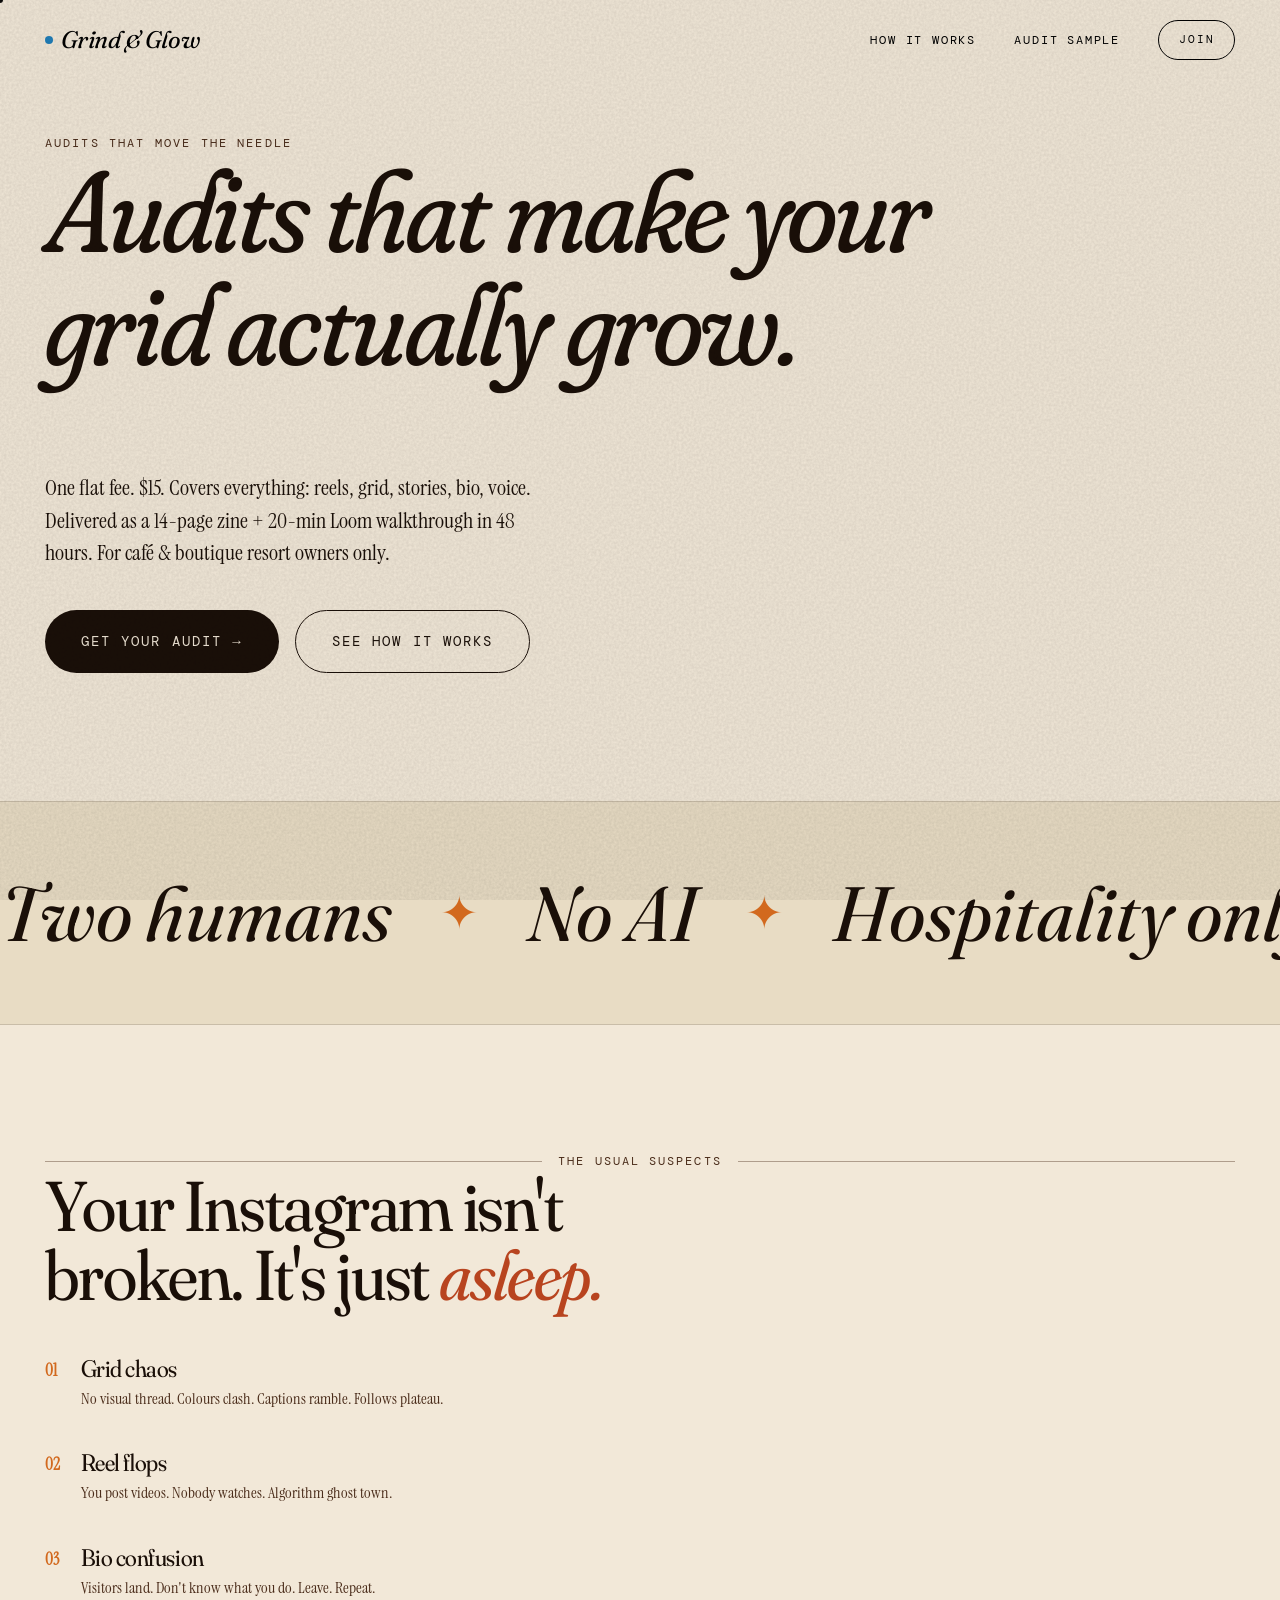
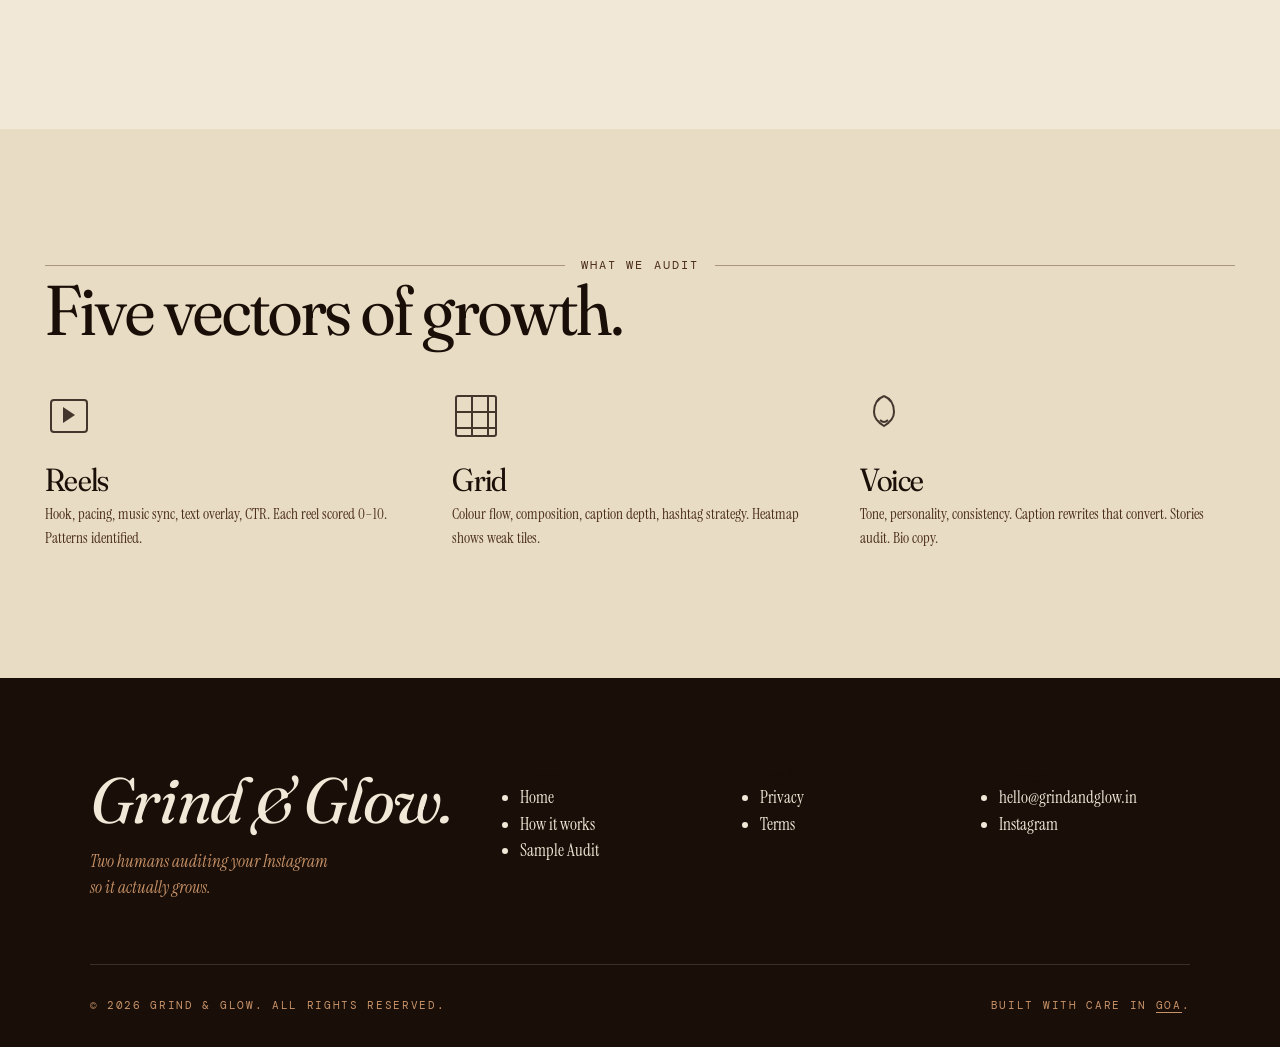
<file: index.html>
<!DOCTYPE html>
<html lang="en">
<head>
  <meta charset="UTF-8">
  <meta name="viewport" content="width=device-width, initial-scale=1.0">
  <title>Grind & Glow — $15 Instagram Audit for Cafés & Resorts</title>
  <link rel="stylesheet" href="css/shared.css">
  <link href="https://fonts.googleapis.com/css2?family=Fraunces:ital,opsz,SOFT@0,9..144,0;0,9..144,100;1,9..144,0;1,9..144,100&family=Instrument+Serif:ital@0;1&family=DM+Mono:wght@400;500&display=swap" rel="stylesheet">
</head>
<body>

  <!-- Navigation -->
  <nav class="nav">
    <a href="/" class="nav__logo">
      <span class="nav__logo-dot"></span>Grind & Glow
    </a>
    <div class="nav__links">
      <a href="how-it-works.html" class="nav__link nav__link--key">How it works</a>
      <a href="sample-audit.html" class="nav__link nav__link--key">Audit sample</a>
      <a href="how-it-works.html#pricing" class="nav__cta" data-cursor="Join">Join</a>
    </div>
  </nav>

  <!-- Hero -->
  <section class="section" style="padding-top: 8rem;">
    <div class="container">
      <div style="max-width: 920px;">
        <span class="eyebrow reveal">Audits that move the needle</span>
        <h1 class="reveal reveal--delay-1" style="margin-bottom: 0.8em;">Audits that make your grid actually grow.</h1>
        <p class="lead reveal reveal--delay-2" style="margin-bottom: 2.5rem;">
          One flat fee. $15. Covers everything: reels, grid, stories, bio, voice. Delivered as a 14-page zine + 20-min Loom walkthrough in 48 hours. For café &amp; boutique resort owners only.
        </p>
        <div class="reveal reveal--delay-3" style="display: flex; gap: 1rem; flex-wrap: wrap;">
          <a href="how-it-works.html#pricing" class="btn btn--primary btn--large" data-cursor="Audit">Get your audit →</a>
          <a href="how-it-works.html" class="btn btn--ghost btn--large">See how it works</a>
        </div>
      </div>
    </div>
  </section>

  <!-- Marquee -->
  <section class="marquee">
    <div class="marquee__track">
      <div class="marquee__item">
        Two humans <span class="marquee__star">✦</span>
      </div>
      <div class="marquee__item">
        No AI <span class="marquee__star">✦</span>
      </div>
      <div class="marquee__item">
        Hospitality only <span class="marquee__star">✦</span>
      </div>
      <div class="marquee__item">
        48-hour turnaround <span class="marquee__star">✦</span>
      </div>
      <div class="marquee__item">
        Two humans <span class="marquee__star">✦</span>
      </div>
      <div class="marquee__item">
        No AI <span class="marquee__star">✦</span>
      </div>
      <div class="marquee__item">
        Hospitality only <span class="marquee__star">✦</span>
      </div>
      <div class="marquee__item">
        48-hour turnaround <span class="marquee__star">✦</span>
      </div>
    </div>
  </section>

  <!-- Problem list -->
  <section class="section" id="problem">
    <div class="container">
      <span class="ticker reveal">The usual suspects</span>
      <h2 class="reveal reveal--delay-1" style="margin-bottom: 3rem; max-width: 700px;">
        Your Instagram isn't broken. It's just <span class="accent">asleep.</span>
      </h2>

      <div class="grid" style="gap: 2.5rem; max-width: 800px;">
        <div class="reveal reveal--delay-2">
          <div style="display: flex; gap: 1rem;">
            <div style="min-width: 20px; font-weight: 700; color: var(--burnt);">01</div>
            <div>
              <h3 style="font-size: 1.5rem; margin-bottom: 0.4rem;">Grid chaos</h3>
              <p style="color: var(--mocha); font-size: 1rem;">No visual thread. Colours clash. Captions ramble. Follows plateau.</p>
            </div>
          </div>
        </div>

        <div class="reveal reveal--delay-3">
          <div style="display: flex; gap: 1rem;">
            <div style="min-width: 20px; font-weight: 700; color: var(--burnt);">02</div>
            <div>
              <h3 style="font-size: 1.5rem; margin-bottom: 0.4rem;">Reel flops</h3>
              <p style="color: var(--mocha); font-size: 1rem;">You post videos. Nobody watches. Algorithm ghost town.</p>
            </div>
          </div>
        </div>

        <div class="reveal reveal--delay-4">
          <div style="display: flex; gap: 1rem;">
            <div style="min-width: 20px; font-weight: 700; color: var(--burnt);">03</div>
            <div>
              <h3 style="font-size: 1.5rem; margin-bottom: 0.4rem;">Bio confusion</h3>
              <p style="color: var(--mocha); font-size: 1rem;">Visitors land. Don't know what you do. Leave. Repeat.</p>
            </div>
          </div>
        </div>
      </div>
    </div>
  </section>

  <!-- Service cards -->
  <section class="section" style="background: var(--paper);">
    <div class="container">
      <span class="ticker reveal">What we audit</span>
      <h2 class="reveal reveal--delay-1" style="margin-bottom: 3rem;">Five vectors of growth.</h2>

      <div class="grid" style="grid-template-columns: repeat(auto-fit, minmax(300px, 1fr)); gap: 2rem;">

        <div class="reveal reveal--delay-2 card--service" data-cursor="Reel breakdown">
          <div style="margin-bottom: 1.5rem;">
            <svg width="48" height="48" viewBox="0 0 48 48" style="opacity: 0.8;">
              <rect x="6" y="8" width="36" height="32" rx="3" fill="none" stroke="currentColor" stroke-width="2"/>
              <path d="M 18 15 L 30 23 L 18 31 Z" fill="currentColor"/>
            </svg>
          </div>
          <h3 style="margin-bottom: 0.5rem;">Reels</h3>
          <p style="font-size: 0.95rem; color: var(--mocha);">Hook, pacing, music sync, text overlay, CTR. Each reel scored 0–10. Patterns identified.</p>
        </div>

        <div class="reveal reveal--delay-3 card--service" data-cursor="Feed mastery">
          <div style="margin-bottom: 1.5rem;">
            <svg width="48" height="48" viewBox="0 0 48 48" style="opacity: 0.8;">
              <rect x="4" y="4" width="40" height="40" rx="2" fill="none" stroke="currentColor" stroke-width="2"/>
              <path d="M 4 20 H 44 M 4 36 H 44 M 20 4 V 44 M 36 4 V 44" stroke="currentColor" stroke-width="2"/>
            </svg>
          </div>
          <h3 style="margin-bottom: 0.5rem;">Grid</h3>
          <p style="font-size: 0.95rem; color: var(--mocha);">Colour flow, composition, caption depth, hashtag strategy. Heatmap shows weak tiles.</p>
        </div>

        <div class="reveal reveal--delay-4 card--service" data-cursor="Brand voice">
          <div style="margin-bottom: 1.5rem;">
            <svg width="48" height="48" viewBox="0 0 48 48" style="opacity: 0.8;">
              <path d="M 24 4 Q 34 8 34 20 Q 34 28 24 34 Q 14 28 14 20 Q 14 8 24 4" fill="none" stroke="currentColor" stroke-width="2"/>
              <path d="M 20 28 Q 24 32 28 28" fill="none" stroke="currentColor" stroke-width="2"/>
            </svg>
          </div>
          <h3 style="margin-bottom: 0.5rem;">Voice</h3>
          <p style="font-size: 0.95rem; color: var(--mocha);">Tone, personality, consistency. Caption rewrites that convert. Stories audit. Bio copy.</p>
        </div>

      </div>
    </div>
  </section>

  <!-- Footer -->
  <footer class="footer">
    <div class="container">
      <div class="footer__top">
        <div>
          <div class="footer__logo">Grind &amp; Glow.</div>
          <p class="footer__tag">Two humans auditing your Instagram so it actually grows.</p>
        </div>
        <div>
          <h4>Pages</h4>
          <ul>
            <li><a href="/">Home</a></li>
            <li><a href="how-it-works.html">How it works</a></li>
            <li><a href="sample-audit.html">Sample Audit</a></li>
          </ul>
        </div>
        <div>
          <h4>Legal</h4>
          <ul>
            <li><a href="#">Privacy</a></li>
            <li><a href="#">Terms</a></li>
          </ul>
        </div>
        <div>
          <h4>Contact</h4>
          <ul>
            <li><a href="mailto:hello@grindandglow.in">hello@grindandglow.in</a></li>
            <li><a href="https://instagram.com/grindandglow.in" target="_blank">Instagram</a></li>
          </ul>
        </div>
      </div>
      <div class="footer__bottom">
        <p>&copy; <span data-year></span> Grind &amp; Glow. All rights reserved.</p>
        <p>Built with care in <a href="https://goa.gov.in" target="_blank" style="border-bottom: 1px solid currentColor;">Goa</a>.</p>
      </div>
    </div>
  </footer>

</body>
<script src="js/shared.js"></script>
</html>
</file>
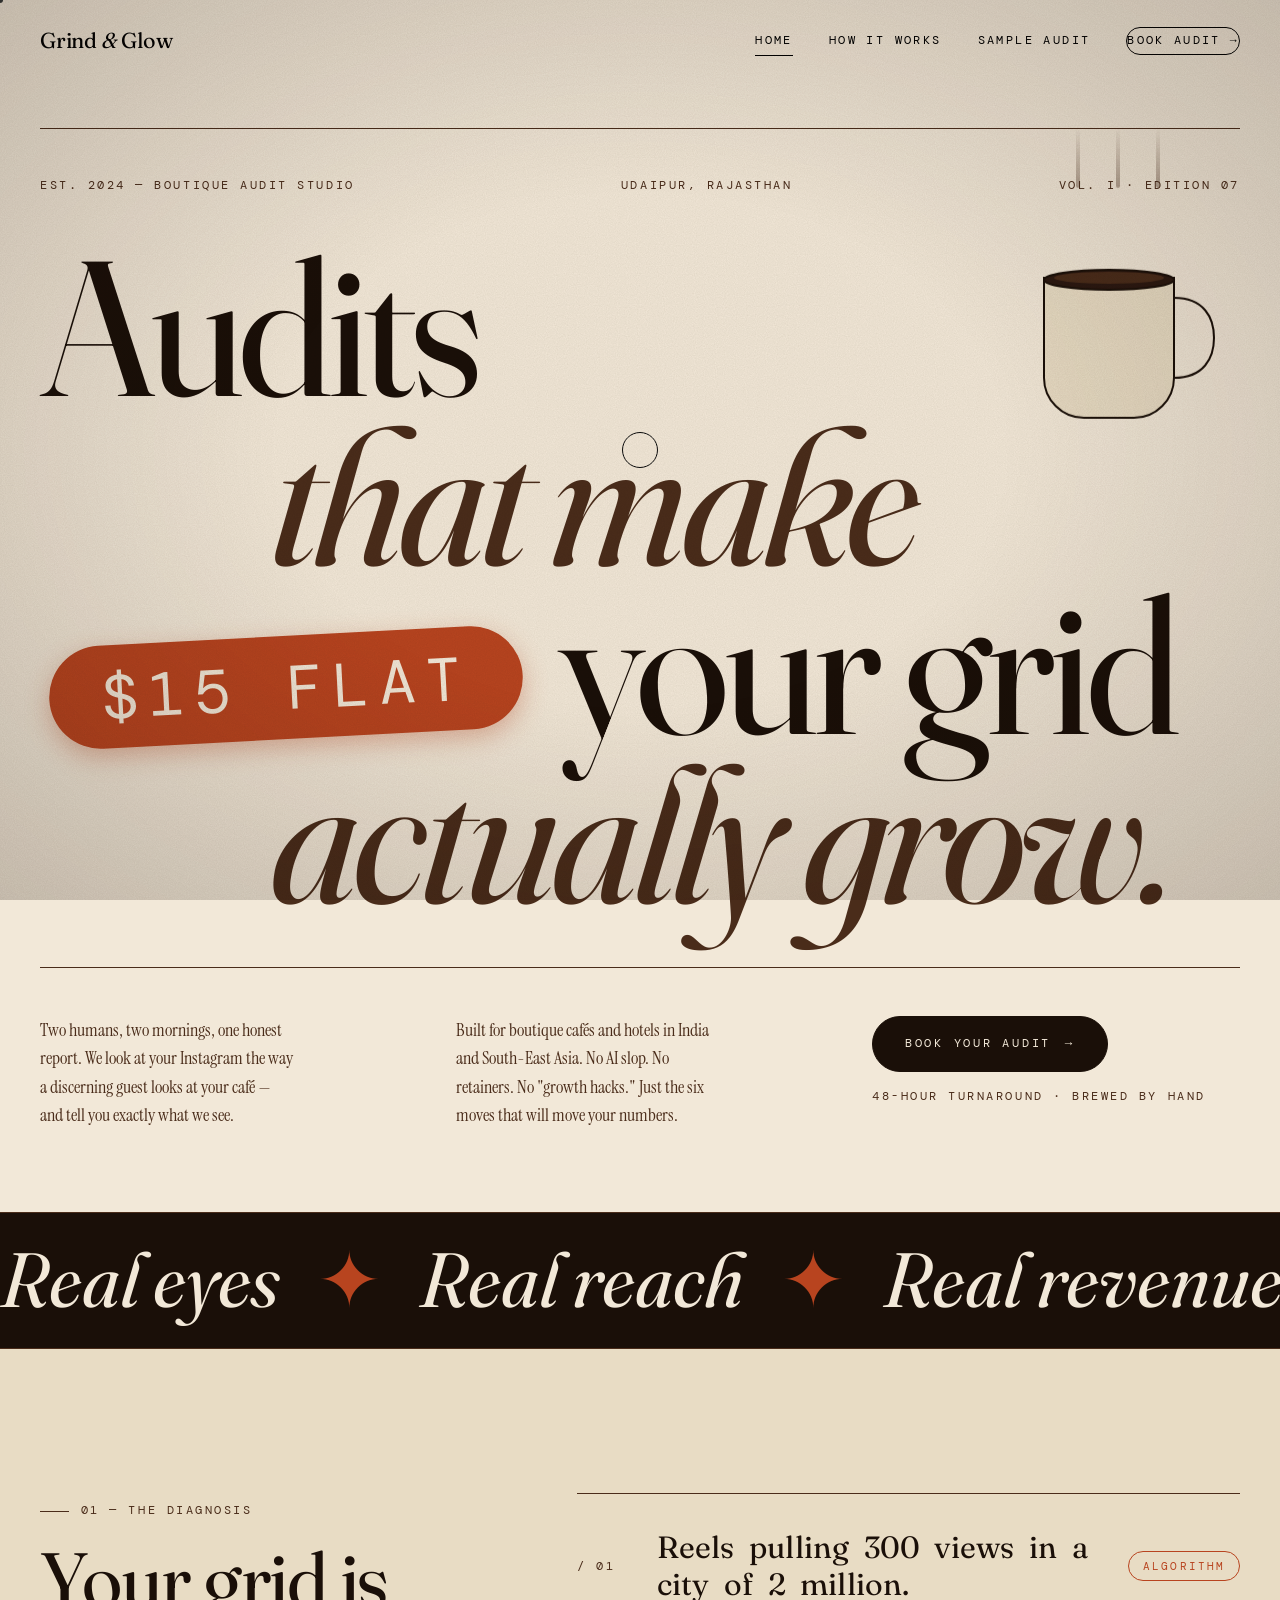
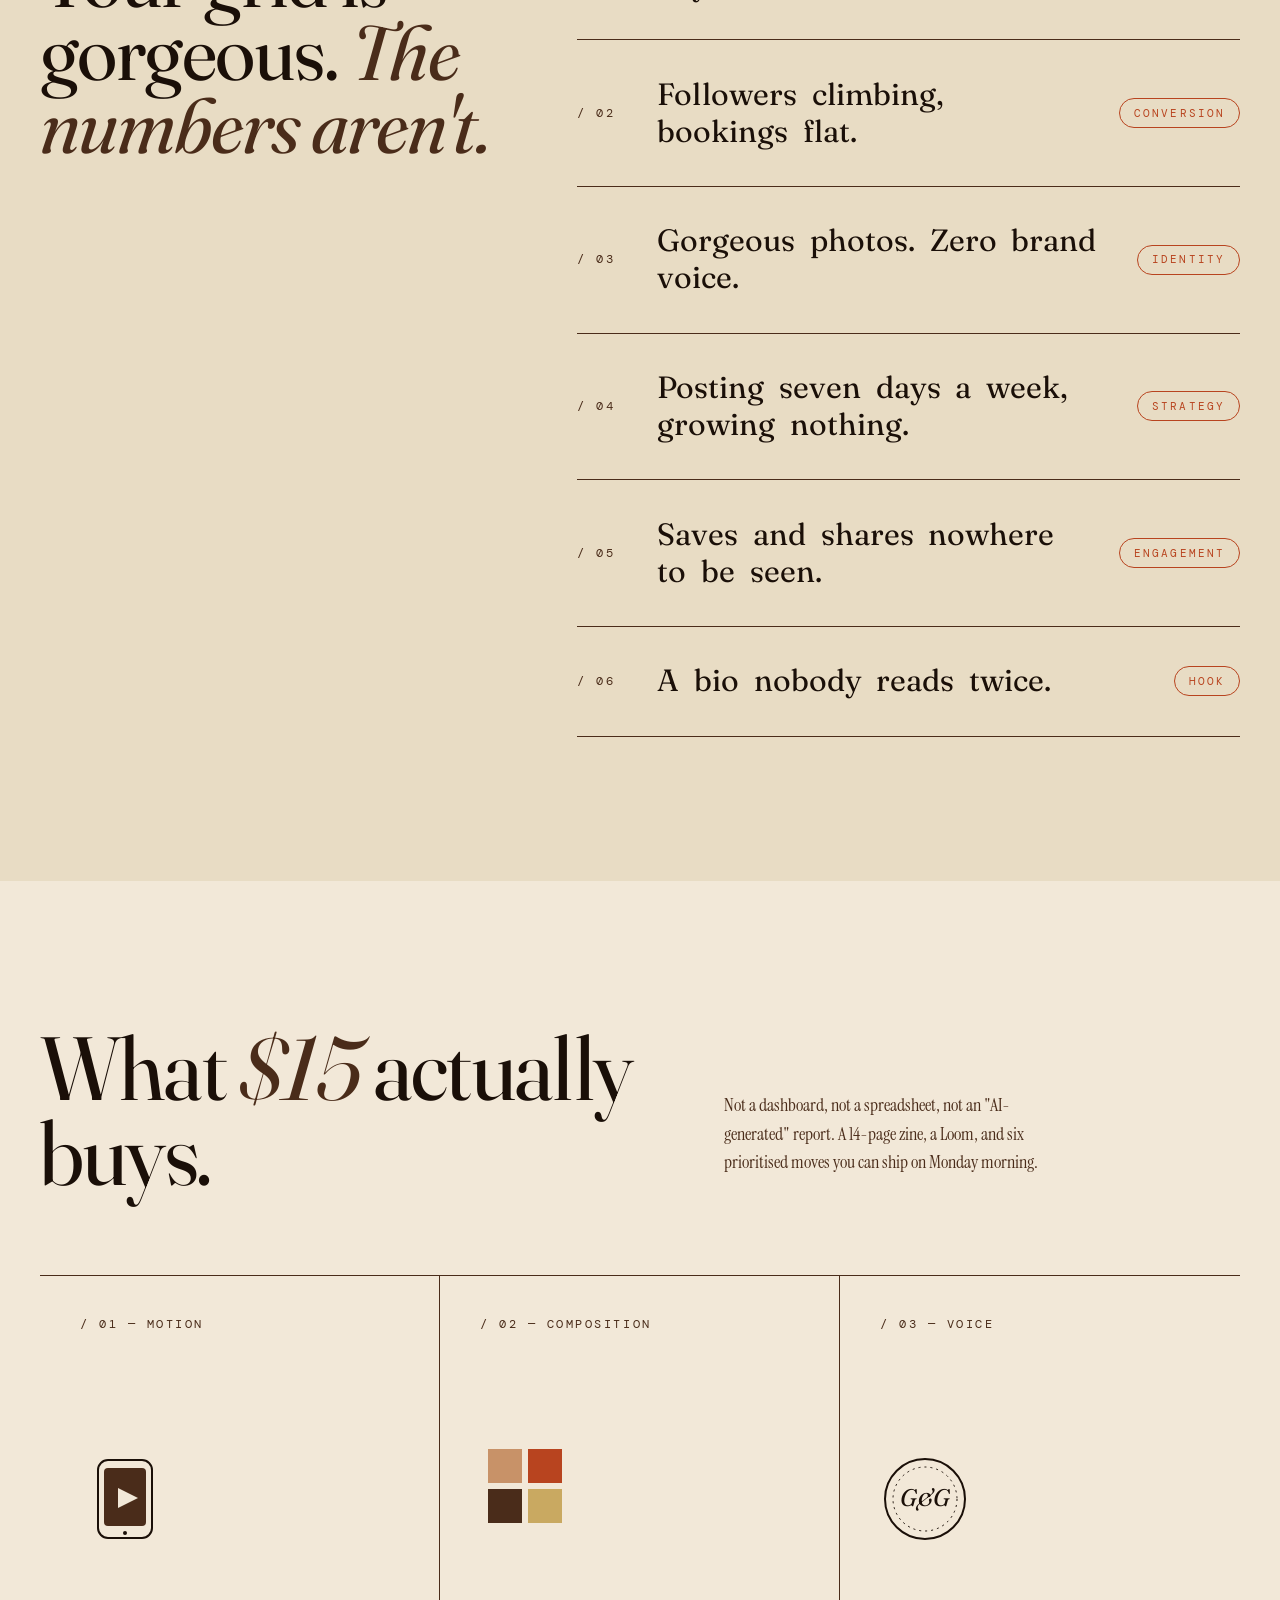
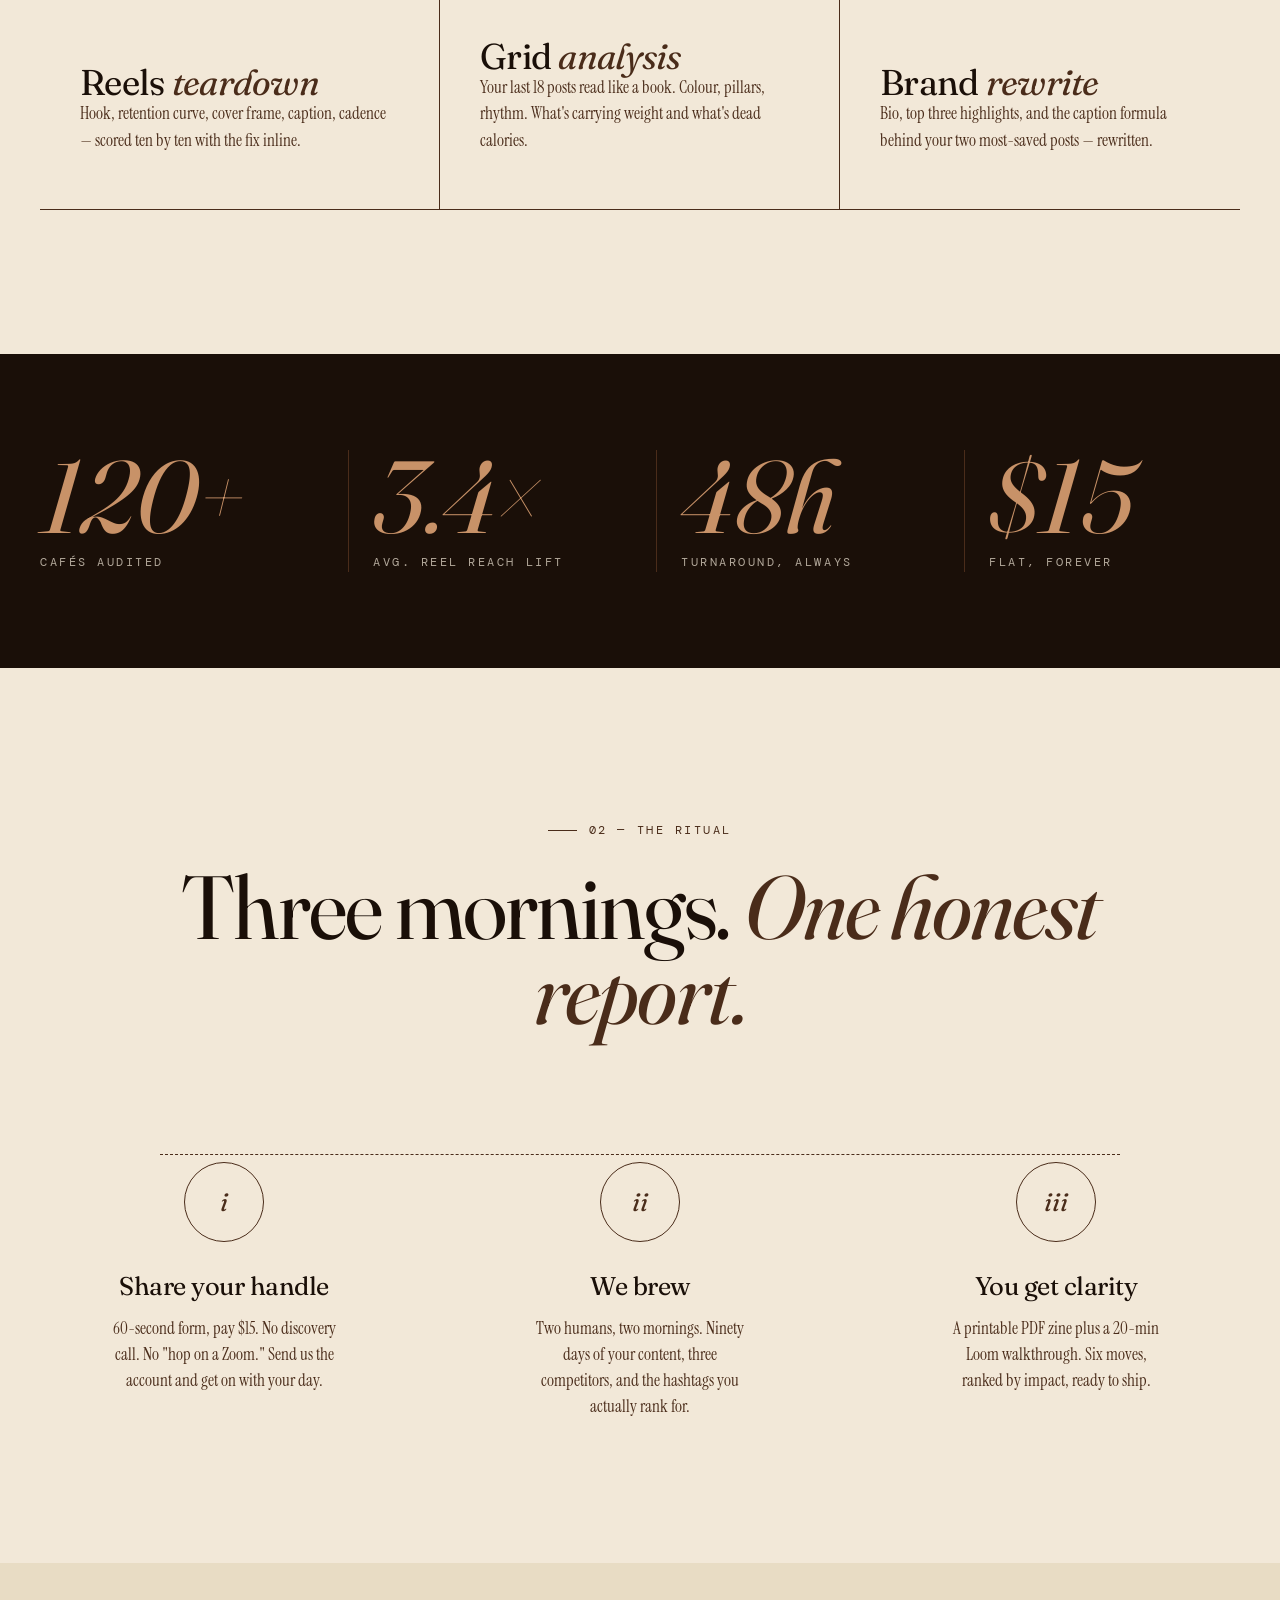
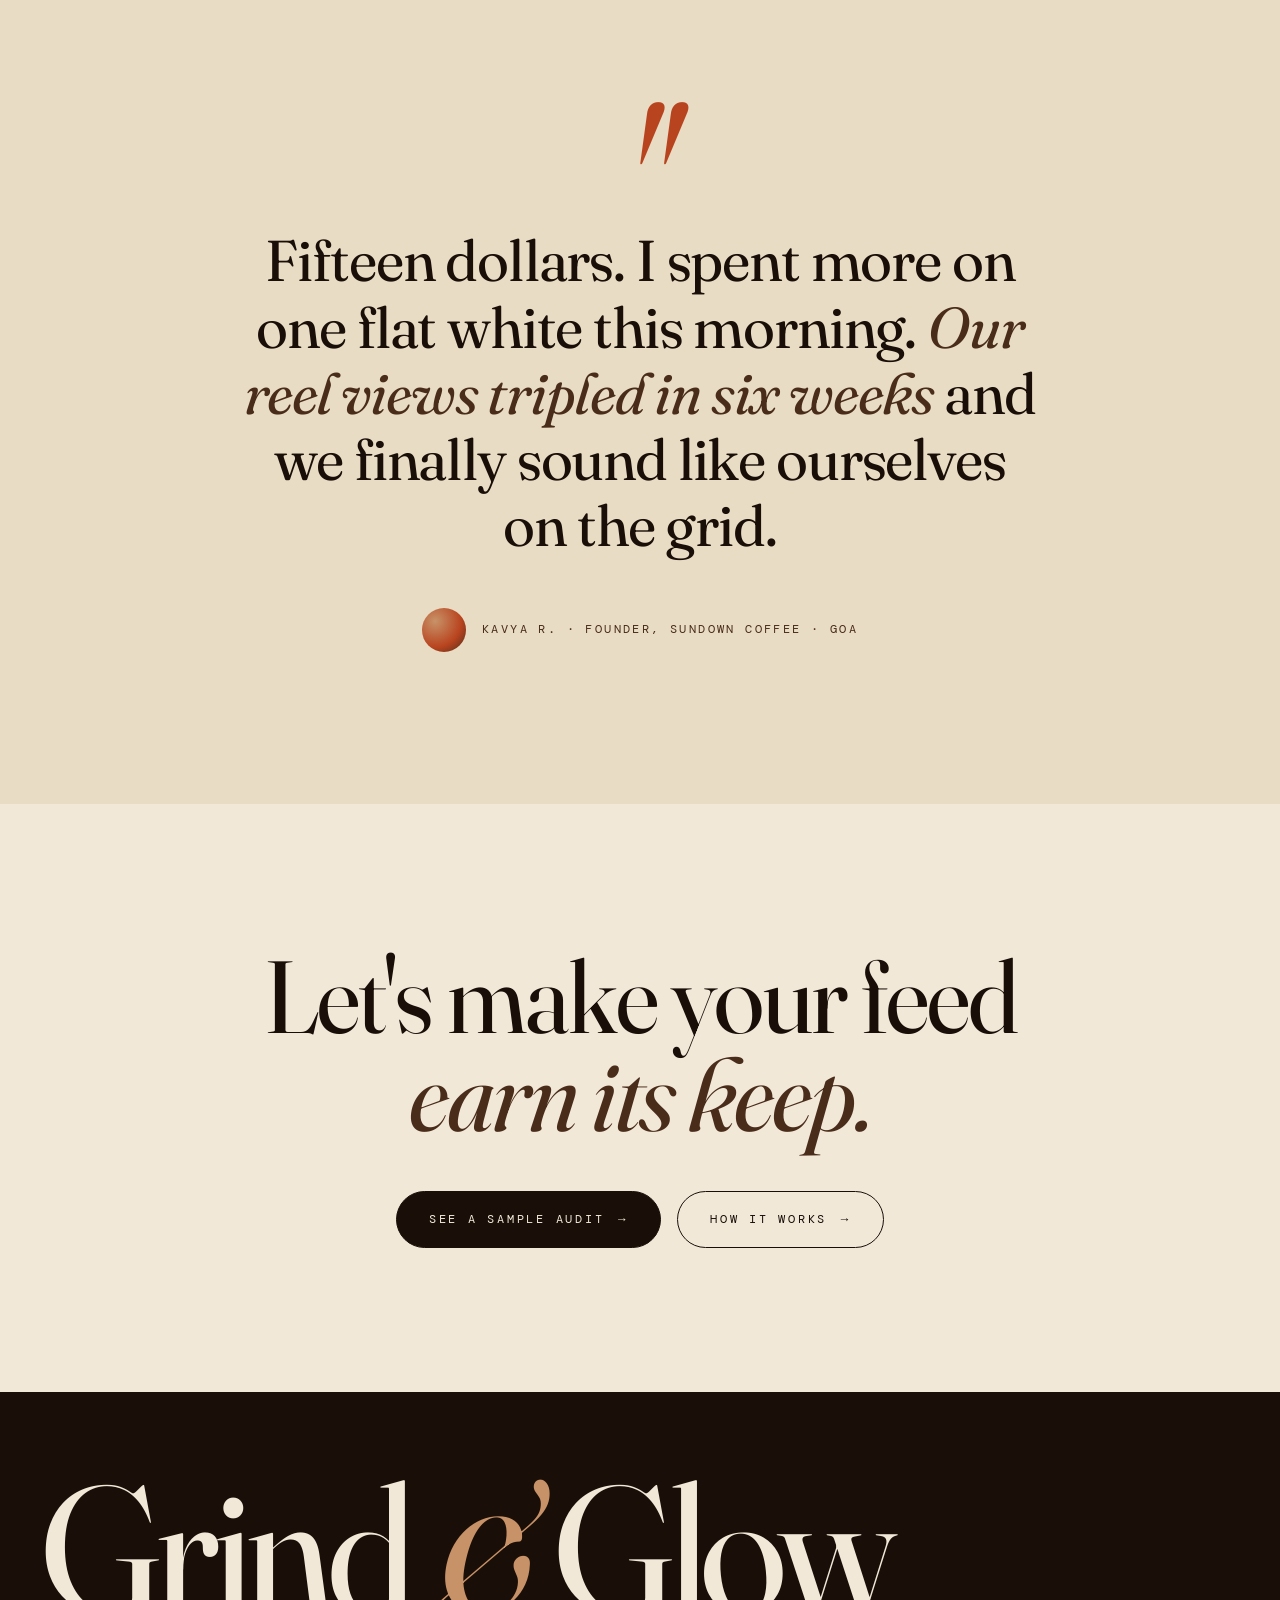
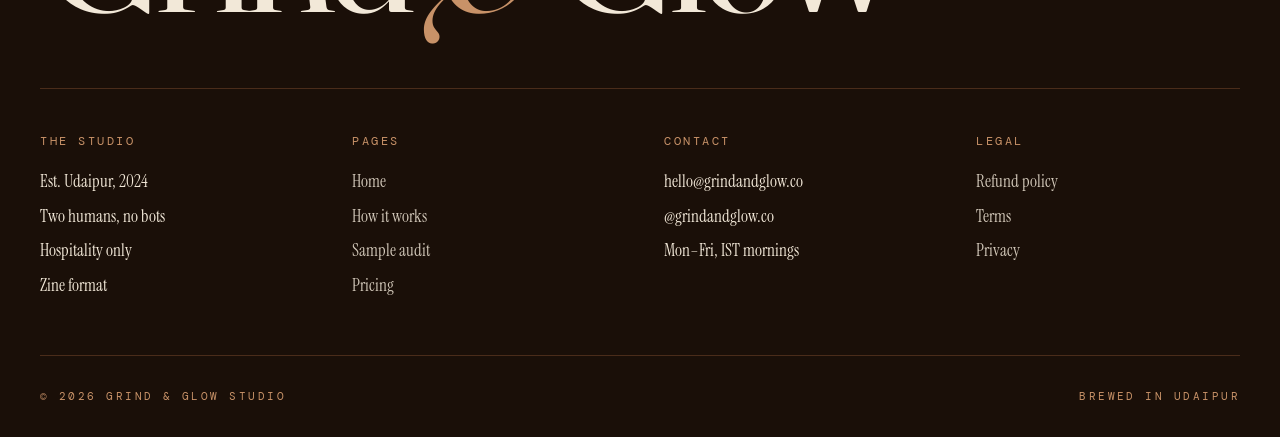
<file: grind-glow/index.html>
<!DOCTYPE html>
<html lang="en">
<head>
<meta charset="UTF-8" />
<meta name="viewport" content="width=device-width, initial-scale=1.0" />
<title>Grind &amp; Glow — Boutique Instagram Audit Studio · $15 Flat</title>
<meta name="description" content="Slow audits, hot takes, $15. A boutique Instagram audit studio for cafés and boutique resorts. 48-hour turnaround, no retainer, no upsell." />
<link rel="stylesheet" href="css/shared.css" />
</head>
<body>

<!-- Nav -->
<nav class="nav">
  <a href="index.html" class="nav__logo" data-cursor="Home">Grind <em>&amp;</em> Glow</a>
  <div class="nav__links">
    <a href="index.html" class="is-active">Home</a>
    <a href="how-it-works.html">How It Works</a>
    <a href="sample-audit.html">Sample Audit</a>
    <a href="how-it-works.html#pricing" class="nav__cta" data-cursor="Book →">Book Audit →</a>
  </div>
</nav>

<!-- Hero -->
<section class="hero">
  <div class="hero__meta">
    <span>Est. 2024 — Boutique audit studio</span>
    <span>Udaipur, Rajasthan</span>
    <span>Vol. I · Edition 07</span>
  </div>

  <div class="hero__cup" data-parallax="-0.4" data-cursor="Freshly brewed">
    <div class="hero__steam">
      <div class="hero__steam-wisp"></div>
      <div class="hero__steam-wisp"></div>
      <div class="hero__steam-wisp"></div>
    </div>
    <svg viewBox="0 0 200 260" fill="none" xmlns="http://www.w3.org/2000/svg" aria-hidden="true">
      <path d="M28 90 h130 v100 c0 22 -18 40 -40 40 h-50 c-22 0 -40 -18 -40 -40 z" stroke="#1a0f08" stroke-width="2" fill="#e8dcc4"/>
      <path d="M158 110 c30 0 40 20 40 40 c0 20 -10 40 -40 40" stroke="#1a0f08" stroke-width="2" fill="none"/>
      <ellipse cx="93" cy="92" rx="65" ry="10" fill="#2b1810" stroke="#1a0f08" stroke-width="2"/>
      <ellipse cx="93" cy="90" rx="55" ry="6" fill="#4a2c1a"/>
    </svg>
  </div>

  <h1 class="hero__headline">
    <span class="hero__line">Audits</span>
    <span class="hero__line hero__line--indent hero__line--italic">that make</span>
    <span class="hero__line">
      <span class="price-tag" data-cursor="Yes, really">$15 Flat</span>
      your grid
    </span>
    <span class="hero__line hero__line--indent hero__line--italic">actually grow.</span>
  </h1>

  <div class="hero__bottom">
    <p>Two humans, two mornings, one honest report. We look at your Instagram the way a discerning guest looks at your café — and tell you exactly what we see.</p>
    <p>Built for boutique cafés and hotels in India and South-East Asia. No AI slop. No retainers. No "growth hacks." Just the six moves that will move your numbers.</p>
    <div class="hero__cta-stack">
      <a class="btn" href="how-it-works.html#pricing" data-cursor="Fifteen bucks">
        <span>Book your audit</span>
        <span class="btn__arrow" aria-hidden="true">→</span>
      </a>
      <span class="hero__cta-cap">48-hour turnaround · Brewed by hand</span>
    </div>
  </div>
</section>

<!-- Marquee -->
<div class="marquee" aria-hidden="true">
  <div class="marquee__track">
    <span class="marquee__item">Real eyes <span class="sep">✦</span> Real reach <span class="sep">✦</span> Real revenue <span class="sep">✦</span></span>
    <span class="marquee__item">Real eyes <span class="sep">✦</span> Real reach <span class="sep">✦</span> Real revenue <span class="sep">✦</span></span>
  </div>
</div>

<!-- Problem -->
<section class="section section--paper">
  <div class="wrap problem-grid">
    <div class="problem-sticky">
      <span class="eyebrow">01 — The Diagnosis</span>
      <h2 class="reveal">Your grid is gorgeous. <em>The numbers aren't.</em></h2>
    </div>
    <div class="problem-list">
      <a class="problem-row" href="#" data-cursor="Sound familiar?">
        <span class="problem-row__num">/ 01</span>
        <span class="problem-row__title" data-split>Reels pulling 300 views in a city of 2 million.</span>
        <span class="problem-row__tag">Algorithm</span>
      </a>
      <a class="problem-row" href="#" data-cursor="Sound familiar?">
        <span class="problem-row__num">/ 02</span>
        <span class="problem-row__title" data-split>Followers climbing, bookings flat.</span>
        <span class="problem-row__tag">Conversion</span>
      </a>
      <a class="problem-row" href="#" data-cursor="Sound familiar?">
        <span class="problem-row__num">/ 03</span>
        <span class="problem-row__title" data-split>Gorgeous photos. Zero brand voice.</span>
        <span class="problem-row__tag">Identity</span>
      </a>
      <a class="problem-row" href="#" data-cursor="Sound familiar?">
        <span class="problem-row__num">/ 04</span>
        <span class="problem-row__title" data-split>Posting seven days a week, growing nothing.</span>
        <span class="problem-row__tag">Strategy</span>
      </a>
      <a class="problem-row" href="#" data-cursor="Sound familiar?">
        <span class="problem-row__num">/ 05</span>
        <span class="problem-row__title" data-split>Saves and shares nowhere to be seen.</span>
        <span class="problem-row__tag">Engagement</span>
      </a>
      <a class="problem-row" href="#" data-cursor="Sound familiar?">
        <span class="problem-row__num">/ 06</span>
        <span class="problem-row__title" data-split>A bio nobody reads twice.</span>
        <span class="problem-row__tag">Hook</span>
      </a>
    </div>
  </div>
</section>

<!-- Deliverables -->
<section class="section section--cream">
  <div class="wrap">
    <div class="deliv-head">
      <h2 class="reveal">What <em>$15</em> actually buys.</h2>
      <p class="reveal">Not a dashboard, not a spreadsheet, not an "AI-generated" report. A 14-page zine, a Loom, and six prioritised moves you can ship on Monday morning.</p>
    </div>
    <div class="deliv-grid">
      <div class="deliv-card" data-cursor="See sample →">
        <span class="deliv-card__num">/ 01 — Motion</span>
        <svg class="deliv-card__icon" viewBox="0 0 90 90" fill="none" aria-hidden="true">
          <rect x="18" y="6" width="54" height="78" rx="10" stroke="currentColor" stroke-width="2"/>
          <rect x="24" y="14" width="42" height="58" rx="4" fill="#4a2c1a"/>
          <path d="M38 34 L58 44 L38 54 Z" fill="#f2e8d8"/>
          <circle cx="45" cy="79" r="2" fill="currentColor"/>
        </svg>
        <div>
          <h3>Reels <em>teardown</em></h3>
          <p>Hook, retention curve, cover frame, caption, cadence — scored ten by ten with the fix inline.</p>
        </div>
      </div>
      <div class="deliv-card" data-cursor="See sample →">
        <span class="deliv-card__num">/ 02 — Composition</span>
        <svg class="deliv-card__icon" viewBox="0 0 90 90" fill="none" aria-hidden="true">
          <rect x="8" y="8" width="34" height="34" fill="#c89268"/>
          <rect x="48" y="8" width="34" height="34" fill="#b8441f"/>
          <rect x="8" y="48" width="34" height="34" fill="#4a2c1a"/>
          <rect x="48" y="48" width="34" height="34" fill="#c9a961"/>
        </svg>
        <div>
          <h3>Grid <em>analysis</em></h3>
          <p>Your last 18 posts read like a book. Colour, pillars, rhythm. What's carrying weight and what's dead calories.</p>
        </div>
      </div>
      <div class="deliv-card" data-cursor="See sample →">
        <span class="deliv-card__num">/ 03 — Voice</span>
        <svg class="deliv-card__icon" viewBox="0 0 90 90" fill="none" aria-hidden="true">
          <circle cx="45" cy="45" r="40" stroke="currentColor" stroke-width="2" fill="none"/>
          <circle cx="45" cy="45" r="32" stroke="currentColor" stroke-width="1" fill="none" stroke-dasharray="2 4"/>
          <text x="45" y="52" text-anchor="middle" font-family="Fraunces" font-style="italic" font-size="24" fill="currentColor">G&amp;G</text>
        </svg>
        <div>
          <h3>Brand <em>rewrite</em></h3>
          <p>Bio, top three highlights, and the caption formula behind your two most-saved posts — rewritten.</p>
        </div>
      </div>
    </div>
  </div>
</section>

<!-- Stats -->
<section class="stats">
  <div class="wrap stats__row">
    <div class="stat"><span class="stat__num">120+</span><span class="stat__label">Cafés audited</span></div>
    <div class="stat"><span class="stat__num">3.4×</span><span class="stat__label">Avg. reel reach lift</span></div>
    <div class="stat"><span class="stat__num">48h</span><span class="stat__label">Turnaround, always</span></div>
    <div class="stat"><span class="stat__num">$15</span><span class="stat__label">Flat, forever</span></div>
  </div>
</section>

<!-- Process -->
<section class="section section--cream process">
  <div class="wrap">
    <span class="eyebrow">02 — The Ritual</span>
    <h2 class="reveal">Three mornings. <em>One honest report.</em></h2>
    <div class="process__steps">
      <div class="process__step">
        <div class="process__step-circle">i</div>
        <h3>Share your handle</h3>
        <p>60-second form, pay $15. No discovery call. No "hop on a Zoom." Send us the account and get on with your day.</p>
      </div>
      <div class="process__step">
        <div class="process__step-circle">ii</div>
        <h3>We brew</h3>
        <p>Two humans, two mornings. Ninety days of your content, three competitors, and the hashtags you actually rank for.</p>
      </div>
      <div class="process__step">
        <div class="process__step-circle">iii</div>
        <h3>You get clarity</h3>
        <p>A printable PDF zine plus a 20-min Loom walkthrough. Six moves, ranked by impact, ready to ship.</p>
      </div>
    </div>
  </div>
</section>

<!-- Testimonial -->
<section class="section section--paper testimonial">
  <div class="wrap">
    <div class="testimonial__quotemark">"</div>
    <p class="testimonial__quote reveal">Fifteen dollars. I spent more on one flat white this morning. <em>Our reel views tripled in six weeks</em> and we finally sound like ourselves on the grid.</p>
    <div class="testimonial__author">
      <span class="testimonial__avatar" aria-hidden="true"></span>
      <span>Kavya R. · Founder, Sundown Coffee · Goa</span>
    </div>
  </div>
</section>

<!-- Big CTA -->
<section class="section section--cream bigcta">
  <div class="wrap">
    <h2 class="reveal">Let's make your feed <em>earn its keep.</em></h2>
    <div class="bigcta__row">
      <a class="btn" href="sample-audit.html" data-cursor="Look inside">
        <span>See a sample audit</span>
        <span class="btn__arrow" aria-hidden="true">→</span>
      </a>
      <a class="btn btn--ghost" href="how-it-works.html" data-cursor="Learn more">
        <span>How it works</span>
        <span class="btn__arrow" aria-hidden="true">→</span>
      </a>
    </div>
  </div>
</section>

<!-- Footer -->
<footer class="footer">
  <div class="wrap">
    <div class="footer__wordmark">Grind <em>&amp;</em> Glow</div>
    <div class="footer__grid">
      <div class="footer__col">
        <h4>The Studio</h4>
        <ul>
          <li>Est. Udaipur, 2024</li>
          <li>Two humans, no bots</li>
          <li>Hospitality only</li>
          <li>Zine format</li>
        </ul>
      </div>
      <div class="footer__col">
        <h4>Pages</h4>
        <ul>
          <li><a href="index.html">Home</a></li>
          <li><a href="how-it-works.html">How it works</a></li>
          <li><a href="sample-audit.html">Sample audit</a></li>
          <li><a href="how-it-works.html#pricing">Pricing</a></li>
        </ul>
      </div>
      <div class="footer__col">
        <h4>Contact</h4>
        <ul>
          <li>hello@grindandglow.co</li>
          <li>@grindandglow.co</li>
          <li>Mon–Fri, IST mornings</li>
        </ul>
      </div>
      <div class="footer__col">
        <h4>Legal</h4>
        <ul>
          <li><a href="#">Refund policy</a></li>
          <li><a href="#">Terms</a></li>
          <li><a href="#">Privacy</a></li>
        </ul>
      </div>
    </div>
    <div class="footer__bottom">
      <span>© 2026 Grind &amp; Glow Studio</span>
      <span>Brewed in Udaipur</span>
    </div>
  </div>
</footer>

<script src="js/shared.js"></script>
</body>
</html>
</file>
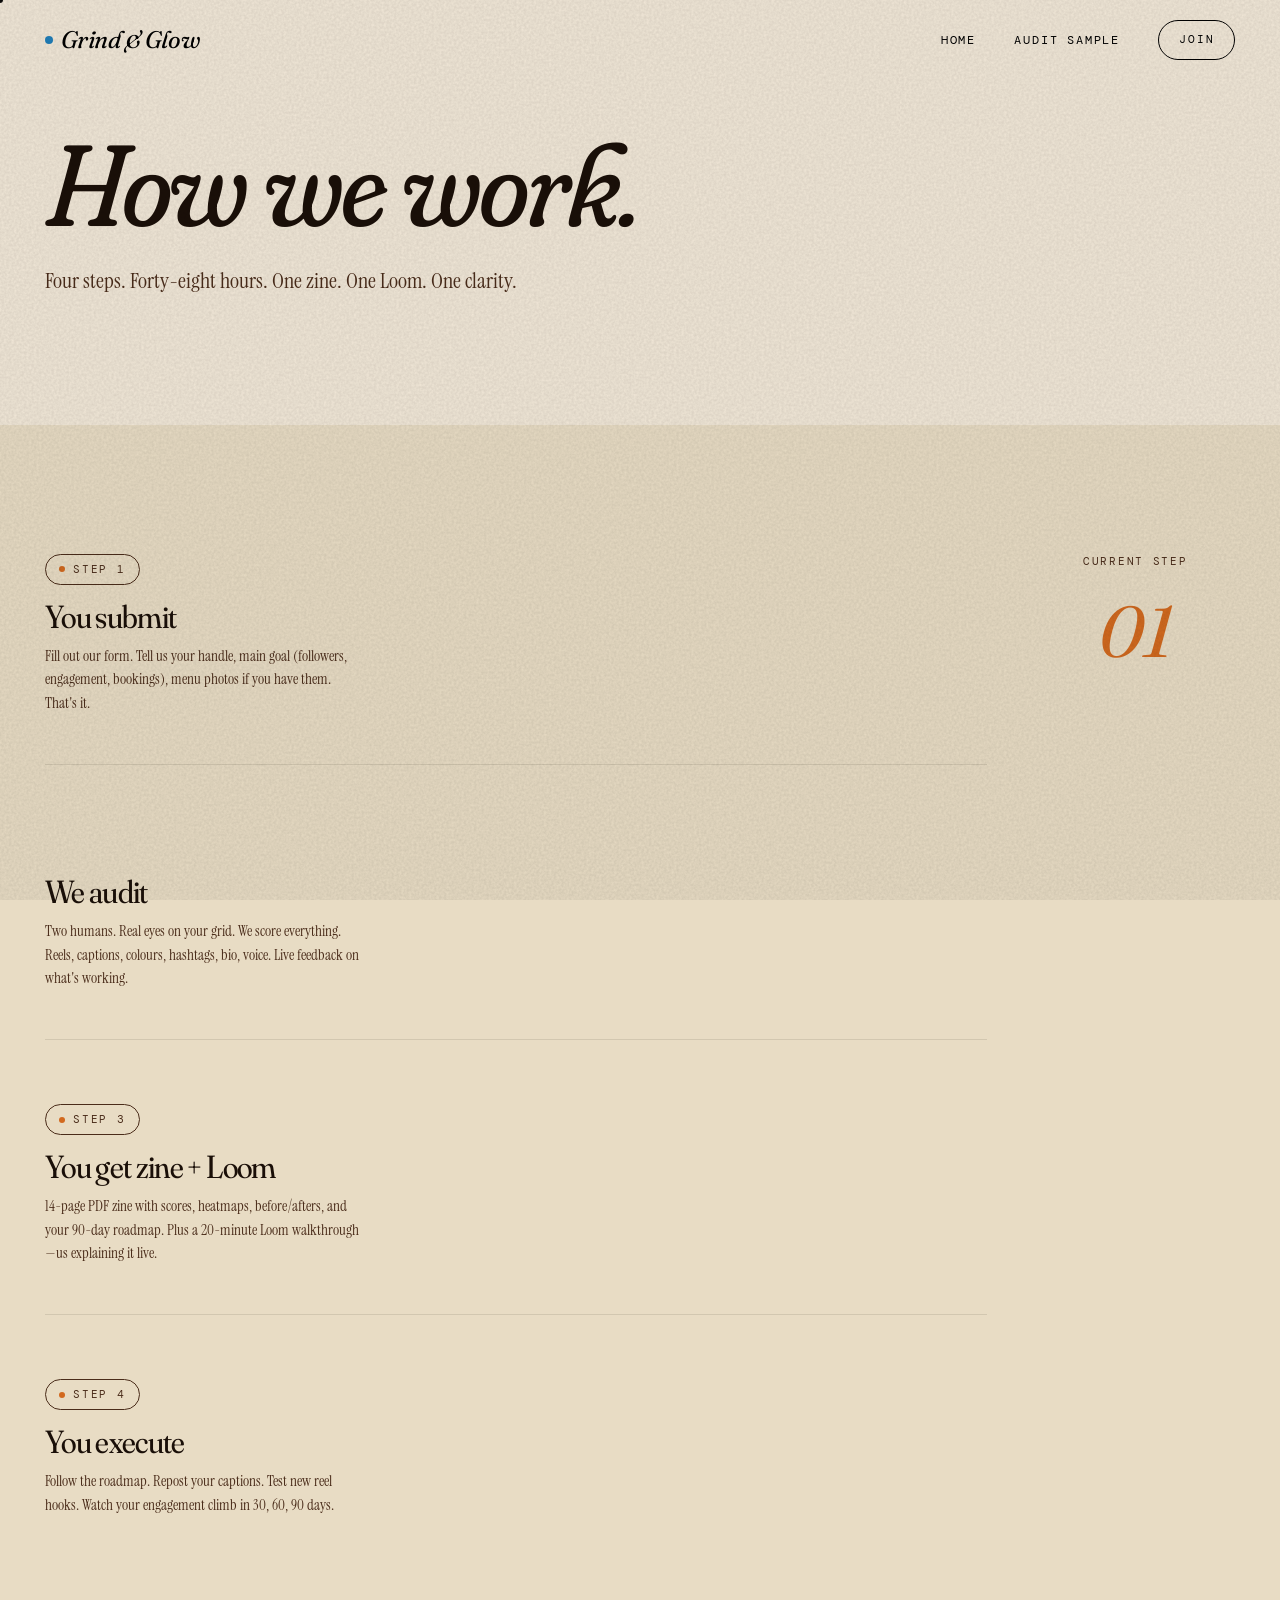
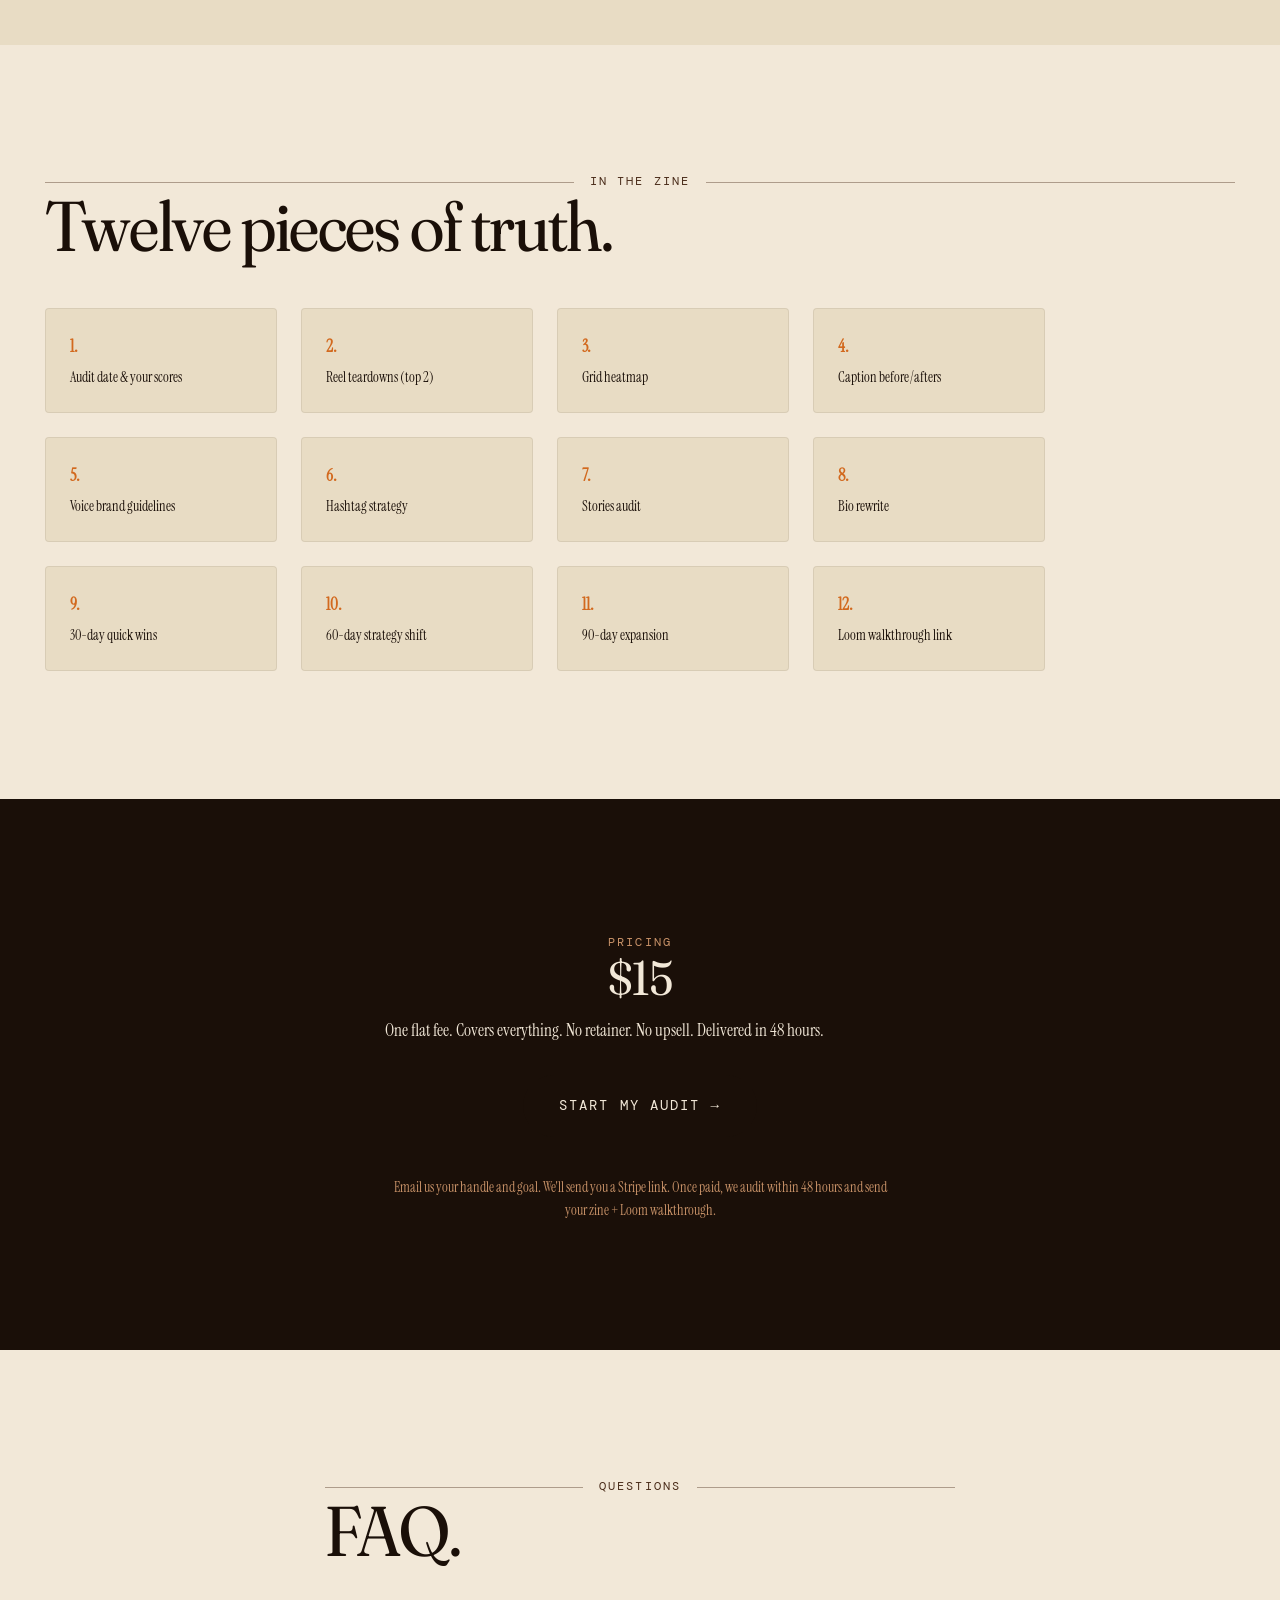
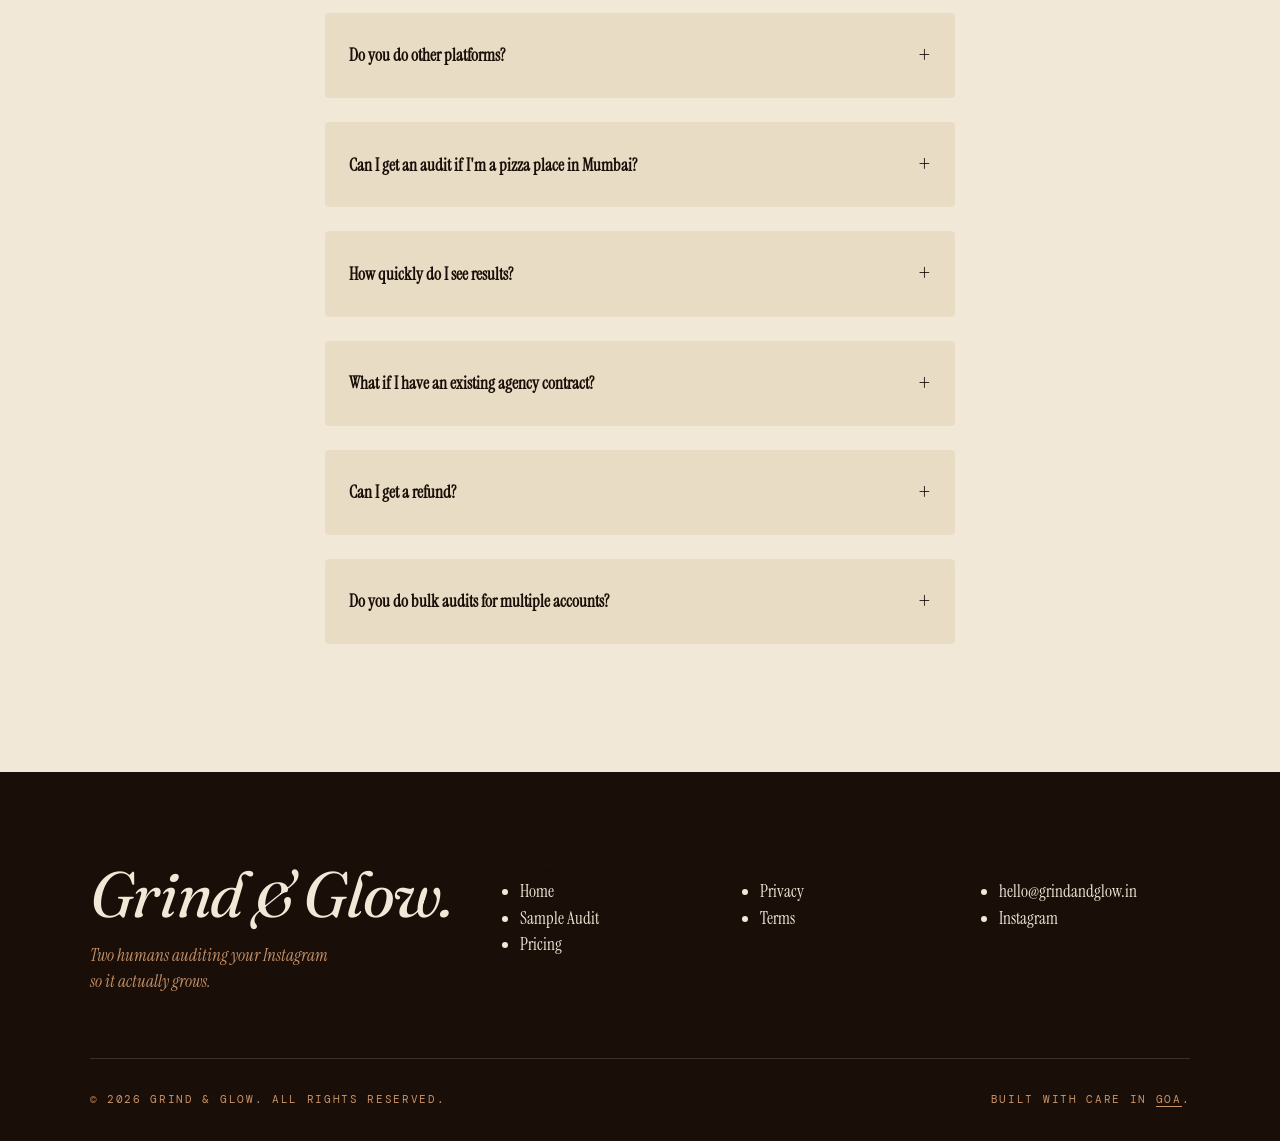
<file: how-it-works.html>
<!DOCTYPE html>
<html lang="en">
<head>
  <meta charset="UTF-8">
  <meta name="viewport" content="width=device-width, initial-scale=1.0">
  <title>How It Works — Grind & Glow Audits</title>
  <link rel="stylesheet" href="css/shared.css">
  <link href="https://fonts.googleapis.com/css2?family=Fraunces:ital,opsz,SOFT@0,9..144,0;0,9..144,100;1,9..144,0;1,9..144,100&family=Instrument+Serif:ital@0;1&family=DM+Mono:wght@400;500&display=swap" rel="stylesheet">
</head>
<body>

  <!-- Navigation -->
  <nav class="nav">
    <a href="/" class="nav__logo">
      <span class="nav__logo-dot"></span>Grind & Glow
    </a>
    <div class="nav__links">
      <a href="index.html" class="nav__link nav__link--key">Home</a>
      <a href="sample-audit.html" class="nav__link nav__link--key">Audit sample</a>
      <a href="#pricing" class="nav__cta" data-cursor="Join">Join</a>
    </div>
  </nav>

  <!-- Hero -->
  <section class="section" style="padding-top: 8rem;">
    <div class="container">
      <h1 class="reveal">How we work.</h1>
      <p class="lead reveal reveal--delay-1" style="margin-top: 1.5rem; color: var(--mocha);">Four steps. Forty-eight hours. One zine. One Loom. One clarity.</p>
    </div>
  </section>

  <!-- Sticky step counter + process -->
  <section class="section" style="background: var(--paper);">
    <div class="container">
      <div style="display: flex; justify-content: space-between; align-items: flex-start; gap: 3rem; flex-wrap: wrap;">

        <!-- Steps -->
        <div style="flex: 1; min-width: 280px;">
          <div data-step="1" style="margin-bottom: 4rem; padding-bottom: 3rem; border-bottom: 1px solid rgba(26, 15, 8, 0.1);">
            <span class="pill reveal"><span class="pill__dot"></span>Step 1</span>
            <h3 class="reveal reveal--delay-1" style="margin-top: 1rem; margin-bottom: 0.8rem;">You submit</h3>
            <p class="reveal reveal--delay-2" style="color: var(--mocha); font-size: 0.95rem; max-width: 45ch;">Fill out our form. Tell us your handle, main goal (followers, engagement, bookings), menu photos if you have them. That's it.</p>
          </div>

          <div data-step="2" style="margin-bottom: 4rem; padding-bottom: 3rem; border-bottom: 1px solid rgba(26, 15, 8, 0.1);">
            <span class="pill reveal"><span class="pill__dot"></span>Step 2</span>
            <h3 class="reveal reveal--delay-1" style="margin-top: 1rem; margin-bottom: 0.8rem;">We audit</h3>
            <p class="reveal reveal--delay-2" style="color: var(--mocha); font-size: 0.95rem; max-width: 45ch;">Two humans. Real eyes on your grid. We score everything. Reels, captions, colours, hashtags, bio, voice. Live feedback on what's working.</p>
          </div>

          <div data-step="3" style="margin-bottom: 4rem; padding-bottom: 3rem; border-bottom: 1px solid rgba(26, 15, 8, 0.1);">
            <span class="pill reveal"><span class="pill__dot"></span>Step 3</span>
            <h3 class="reveal reveal--delay-1" style="margin-top: 1rem; margin-bottom: 0.8rem;">You get zine + Loom</h3>
            <p class="reveal reveal--delay-2" style="color: var(--mocha); font-size: 0.95rem; max-width: 45ch;">14-page PDF zine with scores, heatmaps, before/afters, and your 90-day roadmap. Plus a 20-minute Loom walkthrough—us explaining it live.</p>
          </div>

          <div data-step="4" style="">
            <span class="pill reveal"><span class="pill__dot"></span>Step 4</span>
            <h3 class="reveal reveal--delay-1" style="margin-top: 1rem; margin-bottom: 0.8rem;">You execute</h3>
            <p class="reveal reveal--delay-2" style="color: var(--mocha); font-size: 0.95rem; max-width: 45ch;">Follow the roadmap. Repost your captions. Test new reel hooks. Watch your engagement climb in 30, 60, 90 days.</p>
          </div>
        </div>

        <!-- Sticky counter -->
        <div style="position: sticky; top: 120px; width: 200px; text-align: center;">
          <div style="font-family: var(--mono); font-size: 0.7rem; text-transform: uppercase; letter-spacing: 0.15em; color: var(--mocha); margin-bottom: 1.5rem;">Current step</div>
          <div data-step-counter style="font-family: var(--display); font-style: italic; font-size: 4.5rem; color: var(--burnt); line-height: 1;">01</div>
        </div>

      </div>
    </div>
  </section>

  <!-- Deliverables grid -->
  <section class="section">
    <div class="container">
      <span class="ticker reveal">In the zine</span>
      <h2 class="reveal reveal--delay-1" style="margin-bottom: 3rem;">Twelve pieces of truth.</h2>

      <div class="grid" style="grid-template-columns: repeat(auto-fit, minmax(200px, 1fr)); gap: 1.5rem; max-width: 1000px;">
        <div class="chip reveal reveal--delay-2" style="padding: 1.5rem; background: var(--paper); border-radius: 4px; border: 1px solid rgba(26, 15, 8, 0.08);">
          <div style="font-weight: 700; color: var(--burnt); margin-bottom: 0.4rem;">1.</div>
          <p style="font-size: 0.9rem;">Audit date &amp; your scores</p>
        </div>
        <div class="chip reveal reveal--delay-2" style="padding: 1.5rem; background: var(--paper); border-radius: 4px; border: 1px solid rgba(26, 15, 8, 0.08);">
          <div style="font-weight: 700; color: var(--burnt); margin-bottom: 0.4rem;">2.</div>
          <p style="font-size: 0.9rem;">Reel teardowns (top 2)</p>
        </div>
        <div class="chip reveal reveal--delay-2" style="padding: 1.5rem; background: var(--paper); border-radius: 4px; border: 1px solid rgba(26, 15, 8, 0.08);">
          <div style="font-weight: 700; color: var(--burnt); margin-bottom: 0.4rem;">3.</div>
          <p style="font-size: 0.9rem;">Grid heatmap</p>
        </div>
        <div class="chip reveal reveal--delay-3" style="padding: 1.5rem; background: var(--paper); border-radius: 4px; border: 1px solid rgba(26, 15, 8, 0.08);">
          <div style="font-weight: 700; color: var(--burnt); margin-bottom: 0.4rem;">4.</div>
          <p style="font-size: 0.9rem;">Caption before/afters</p>
        </div>
        <div class="chip reveal reveal--delay-3" style="padding: 1.5rem; background: var(--paper); border-radius: 4px; border: 1px solid rgba(26, 15, 8, 0.08);">
          <div style="font-weight: 700; color: var(--burnt); margin-bottom: 0.4rem;">5.</div>
          <p style="font-size: 0.9rem;">Voice brand guidelines</p>
        </div>
        <div class="chip reveal reveal--delay-3" style="padding: 1.5rem; background: var(--paper); border-radius: 4px; border: 1px solid rgba(26, 15, 8, 0.08);">
          <div style="font-weight: 700; color: var(--burnt); margin-bottom: 0.4rem;">6.</div>
          <p style="font-size: 0.9rem;">Hashtag strategy</p>
        </div>
        <div class="chip reveal reveal--delay-4" style="padding: 1.5rem; background: var(--paper); border-radius: 4px; border: 1px solid rgba(26, 15, 8, 0.08);">
          <div style="font-weight: 700; color: var(--burnt); margin-bottom: 0.4rem;">7.</div>
          <p style="font-size: 0.9rem;">Stories audit</p>
        </div>
        <div class="chip reveal reveal--delay-4" style="padding: 1.5rem; background: var(--paper); border-radius: 4px; border: 1px solid rgba(26, 15, 8, 0.08);">
          <div style="font-weight: 700; color: var(--burnt); margin-bottom: 0.4rem;">8.</div>
          <p style="font-size: 0.9rem;">Bio rewrite</p>
        </div>
        <div class="chip reveal reveal--delay-4" style="padding: 1.5rem; background: var(--paper); border-radius: 4px; border: 1px solid rgba(26, 15, 8, 0.08);">
          <div style="font-weight: 700; color: var(--burnt); margin-bottom: 0.4rem;">9.</div>
          <p style="font-size: 0.9rem;">30-day quick wins</p>
        </div>
        <div class="chip reveal reveal--delay-4" style="padding: 1.5rem; background: var(--paper); border-radius: 4px; border: 1px solid rgba(26, 15, 8, 0.08);">
          <div style="font-weight: 700; color: var(--burnt); margin-bottom: 0.4rem;">10.</div>
          <p style="font-size: 0.9rem;">60-day strategy shift</p>
        </div>
        <div class="chip reveal reveal--delay-4" style="padding: 1.5rem; background: var(--paper); border-radius: 4px; border: 1px solid rgba(26, 15, 8, 0.08);">
          <div style="font-weight: 700; color: var(--burnt); margin-bottom: 0.4rem;">11.</div>
          <p style="font-size: 0.9rem;">90-day expansion</p>
        </div>
        <div class="chip reveal reveal--delay-4" style="padding: 1.5rem; background: var(--paper); border-radius: 4px; border: 1px solid rgba(26, 15, 8, 0.08);">
          <div style="font-weight: 700; color: var(--burnt); margin-bottom: 0.4rem;">12.</div>
          <p style="font-size: 0.9rem;">Loom walkthrough link</p>
        </div>
      </div>
    </div>
  </section>

  <!-- Pricing -->
  <section class="section" id="pricing" style="background: var(--espresso); color: var(--cream);">
    <div class="container" style="max-width: 600px; text-align: center;">
      <span class="eyebrow" style="color: var(--crema);">Pricing</span>
      <h2 style="color: var(--cream); margin-bottom: 1rem; font-size: 3rem;">$15</h2>
      <p style="font-size: 1.0625rem; margin-bottom: 2rem; max-width: 55ch;">
        One flat fee. Covers everything. No retainer. No upsell. Delivered in 48 hours.
      </p>
      <a href="mailto:hello@grindandglow.in?subject=Audit%20request&amp;body=Hi%2C%20I'd%20like%20to%20request%20an%20audit.%0A%0AInstagram%20handle%3A%0AMain%20goal%3A%0A" class="btn btn--primary btn--large" style="margin-bottom: 2rem; display: inline-block;" data-cursor="Email us">Start my audit →</a>
      <p style="font-size: 0.9rem; color: var(--crema); line-height: 1.6;">
        Email us your handle and goal. We'll send you a Stripe link. Once paid, we audit within 48 hours and send your zine + Loom walkthrough.
      </p>
    </div>
  </section>

  <!-- FAQ -->
  <section class="section">
    <div class="container" style="max-width: 720px;">
      <span class="ticker reveal">Questions</span>
      <h2 class="reveal reveal--delay-1" style="margin-bottom: 3rem;">FAQ.</h2>

      <div class="faq" style="display: flex; flex-direction: column; gap: 1.5rem;">

        <div class="faq__item">
          <button class="faq__q" style="width: 100%; text-align: left; padding: 1.5rem; background: var(--paper); border-radius: 4px; display: flex; justify-content: space-between; align-items: center; cursor: pointer;">
            <span style="font-weight: 600;">Do you do other platforms?</span>
            <span class="faq__icon" style="font-size: 1.5rem;">+</span>
          </button>
          <div class="faq__a" style="overflow: hidden; max-height: 0; transition: max-height 0.3s ease-out;">
            <div style="padding: 1.5rem; border-left: 2px solid var(--burnt); background: rgba(242, 232, 216, 0.6);">
              <p>Not yet. Instagram only for now. We know it best.</p>
            </div>
          </div>
        </div>

        <div class="faq__item">
          <button class="faq__q" style="width: 100%; text-align: left; padding: 1.5rem; background: var(--paper); border-radius: 4px; display: flex; justify-content: space-between; align-items: center; cursor: pointer;">
            <span style="font-weight: 600;">Can I get an audit if I'm a pizza place in Mumbai?</span>
            <span class="faq__icon" style="font-size: 1.5rem;">+</span>
          </button>
          <div class="faq__a" style="overflow: hidden; max-height: 0; transition: max-height 0.3s ease-out;">
            <div style="padding: 1.5rem; border-left: 2px solid var(--burnt); background: rgba(242, 232, 216, 0.6);">
              <p>Absolutely. Café, restaurant, boutique hotel, resort, bakery—if it's hospitality-focused and in India or Southeast Asia, we're in.</p>
            </div>
          </div>
        </div>

        <div class="faq__item">
          <button class="faq__q" style="width: 100%; text-align: left; padding: 1.5rem; background: var(--paper); border-radius: 4px; display: flex; justify-content: space-between; align-items: center; cursor: pointer;">
            <span style="font-weight: 600;">How quickly do I see results?</span>
            <span class="faq__icon" style="font-size: 1.5rem;">+</span>
          </button>
          <div class="faq__a" style="overflow: hidden; max-height: 0; transition: max-height 0.3s ease-out;">
            <div style="padding: 1.5rem; border-left: 2px solid var(--burnt); background: rgba(242, 232, 216, 0.6);">
              <p>If you implement the 30-day quick wins immediately, you'll see engagement lift within 1–2 weeks. Full 90-day roadmap compounds over three months.</p>
            </div>
          </div>
        </div>

        <div class="faq__item">
          <button class="faq__q" style="width: 100%; text-align: left; padding: 1.5rem; background: var(--paper); border-radius: 4px; display: flex; justify-content: space-between; align-items: center; cursor: pointer;">
            <span style="font-weight: 600;">What if I have an existing agency contract?</span>
            <span class="faq__icon" style="font-size: 1.5rem;">+</span>
          </button>
          <div class="faq__a" style="overflow: hidden; max-height: 0; transition: max-height 0.3s ease-out;">
            <div style="padding: 1.5rem; border-left: 2px solid var(--burnt); background: rgba(242, 232, 216, 0.6);">
              <p>This audit is a one-shot clarity hit. You can stack it alongside your agency work or use it to decide if you want to change partners.</p>
            </div>
          </div>
        </div>

        <div class="faq__item">
          <button class="faq__q" style="width: 100%; text-align: left; padding: 1.5rem; background: var(--paper); border-radius: 4px; display: flex; justify-content: space-between; align-items: center; cursor: pointer;">
            <span style="font-weight: 600;">Can I get a refund?</span>
            <span class="faq__icon" style="font-size: 1.5rem;">+</span>
          </button>
          <div class="faq__a" style="overflow: hidden; max-height: 0; transition: max-height 0.3s ease-out;">
            <div style="padding: 1.5rem; border-left: 2px solid var(--burnt); background: rgba(242, 232, 216, 0.6);">
              <p>Yes. If within 3 days of receiving your zine you're not satisfied, we refund it in full. No questions asked.</p>
            </div>
          </div>
        </div>

        <div class="faq__item">
          <button class="faq__q" style="width: 100%; text-align: left; padding: 1.5rem; background: var(--paper); border-radius: 4px; display: flex; justify-content: space-between; align-items: center; cursor: pointer;">
            <span style="font-weight: 600;">Do you do bulk audits for multiple accounts?</span>
            <span class="faq__icon" style="font-size: 1.5rem;">+</span>
          </button>
          <div class="faq__a" style="overflow: hidden; max-height: 0; transition: max-height 0.3s ease-out;">
            <div style="padding: 1.5rem; border-left: 2px solid var(--burnt); background: rgba(242, 232, 216, 0.6);">
              <p>Not standard. Email us. If you've got 3+ locations or accounts, we might be able to work out a special rate.</p>
            </div>
          </div>
        </div>

      </div>
    </div>
  </section>

  <!-- Footer -->
  <footer class="footer">
    <div class="container">
      <div class="footer__top">
        <div>
          <div class="footer__logo">Grind &amp; Glow.</div>
          <p class="footer__tag">Two humans auditing your Instagram so it actually grows.</p>
        </div>
        <div>
          <h4>Pages</h4>
          <ul>
            <li><a href="/">Home</a></li>
            <li><a href="sample-audit.html">Sample Audit</a></li>
            <li><a href="#pricing">Pricing</a></li>
          </ul>
        </div>
        <div>
          <h4>Legal</h4>
          <ul>
            <li><a href="#">Privacy</a></li>
            <li><a href="#">Terms</a></li>
          </ul>
        </div>
        <div>
          <h4>Contact</h4>
          <ul>
            <li><a href="mailto:hello@grindandglow.in">hello@grindandglow.in</a></li>
            <li><a href="https://instagram.com/grindandglow.in" target="_blank">Instagram</a></li>
          </ul>
        </div>
      </div>
      <div class="footer__bottom">
        <p>&copy; <span data-year></span> Grind &amp; Glow. All rights reserved.</p>
        <p>Built with care in <a href="https://goa.gov.in" target="_blank" style="border-bottom: 1px solid currentColor;">Goa</a>.</p>
      </div>
    </div>
  </footer>

  <script src="js/shared.js"></script>

</body>
</html>
</file>
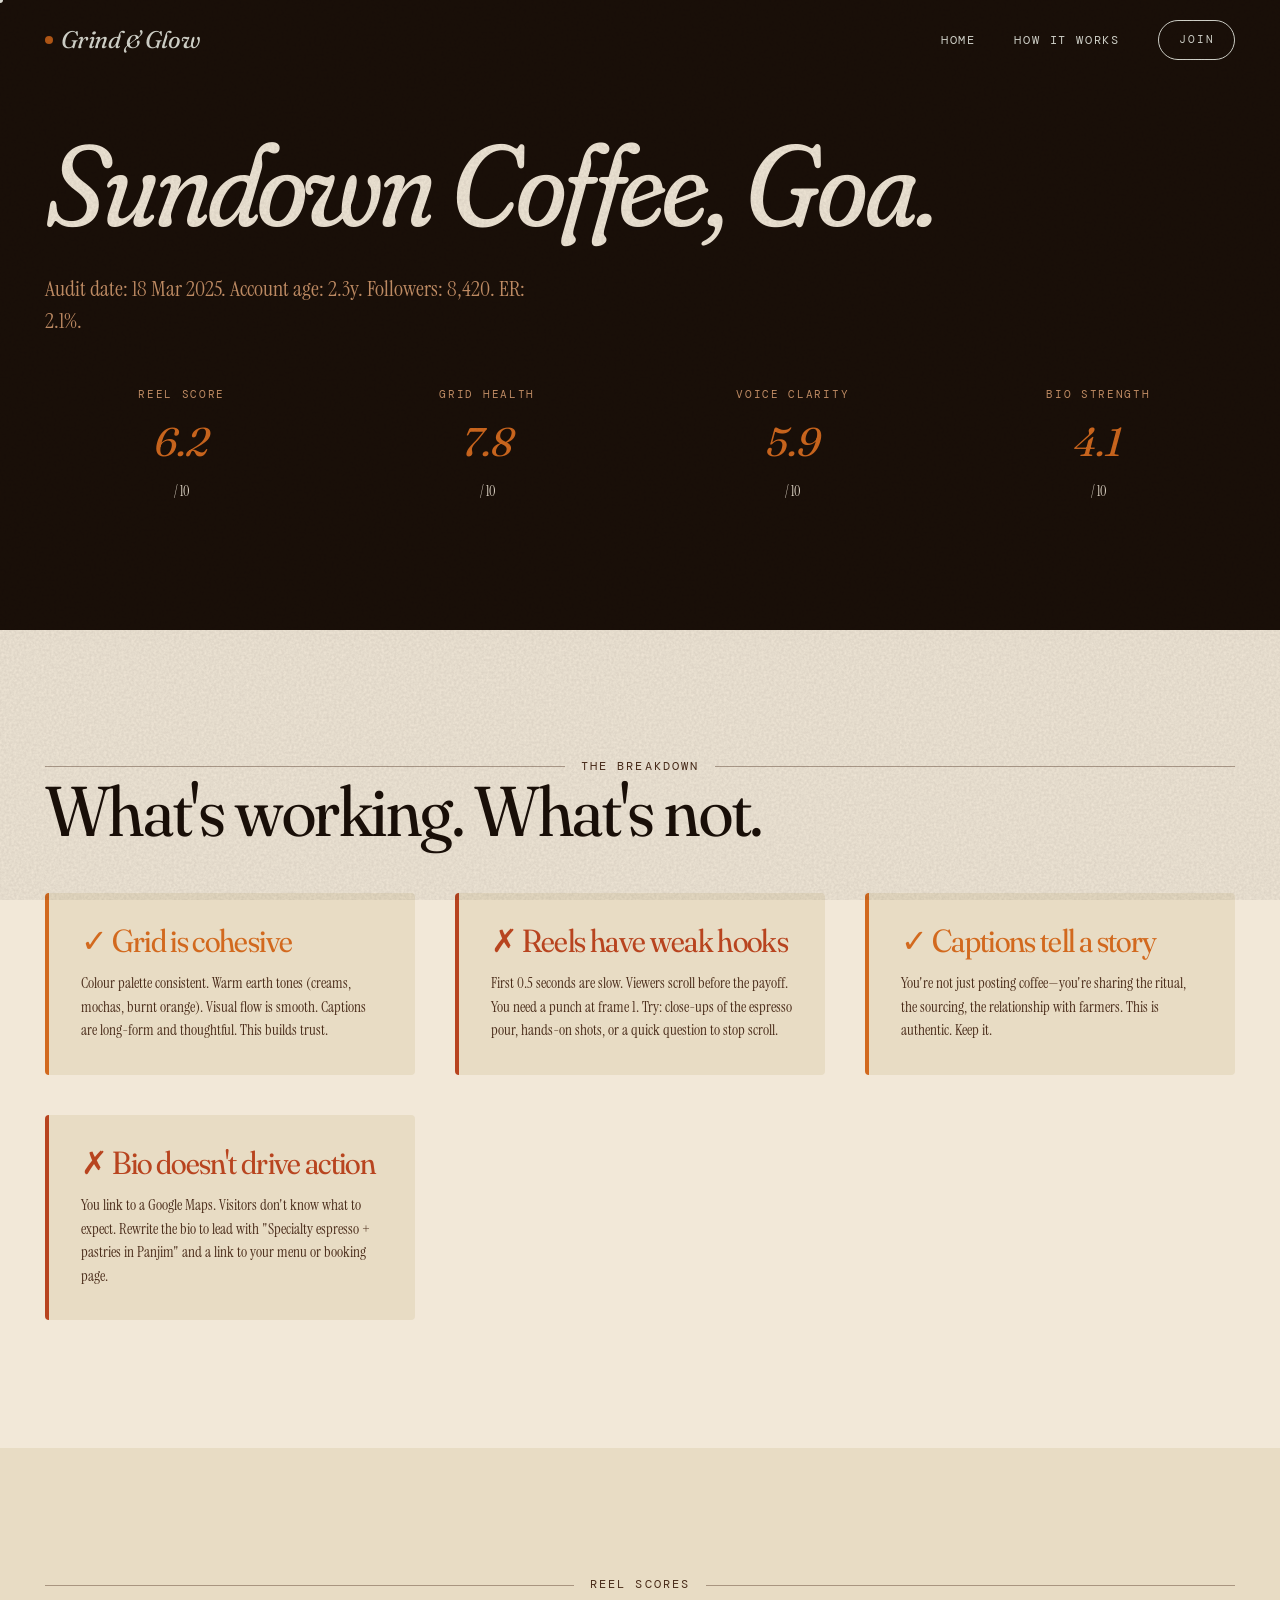
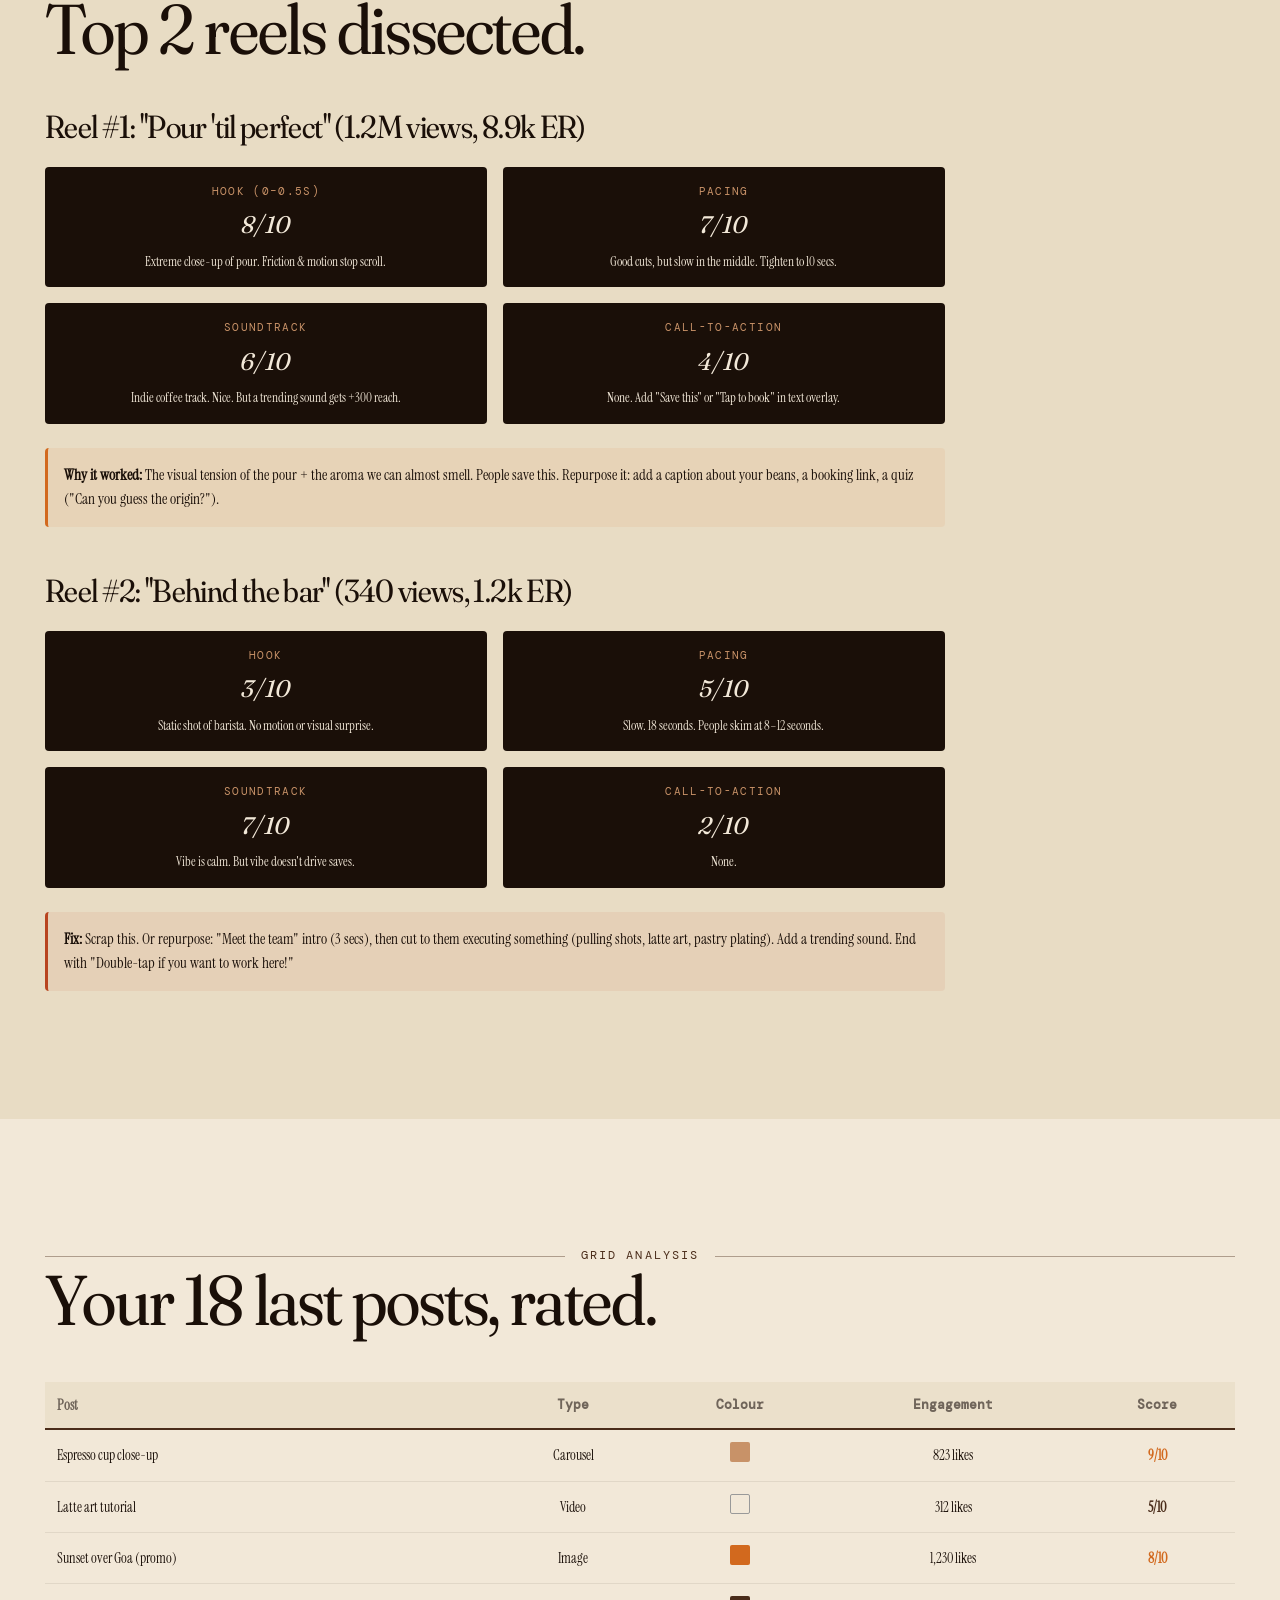
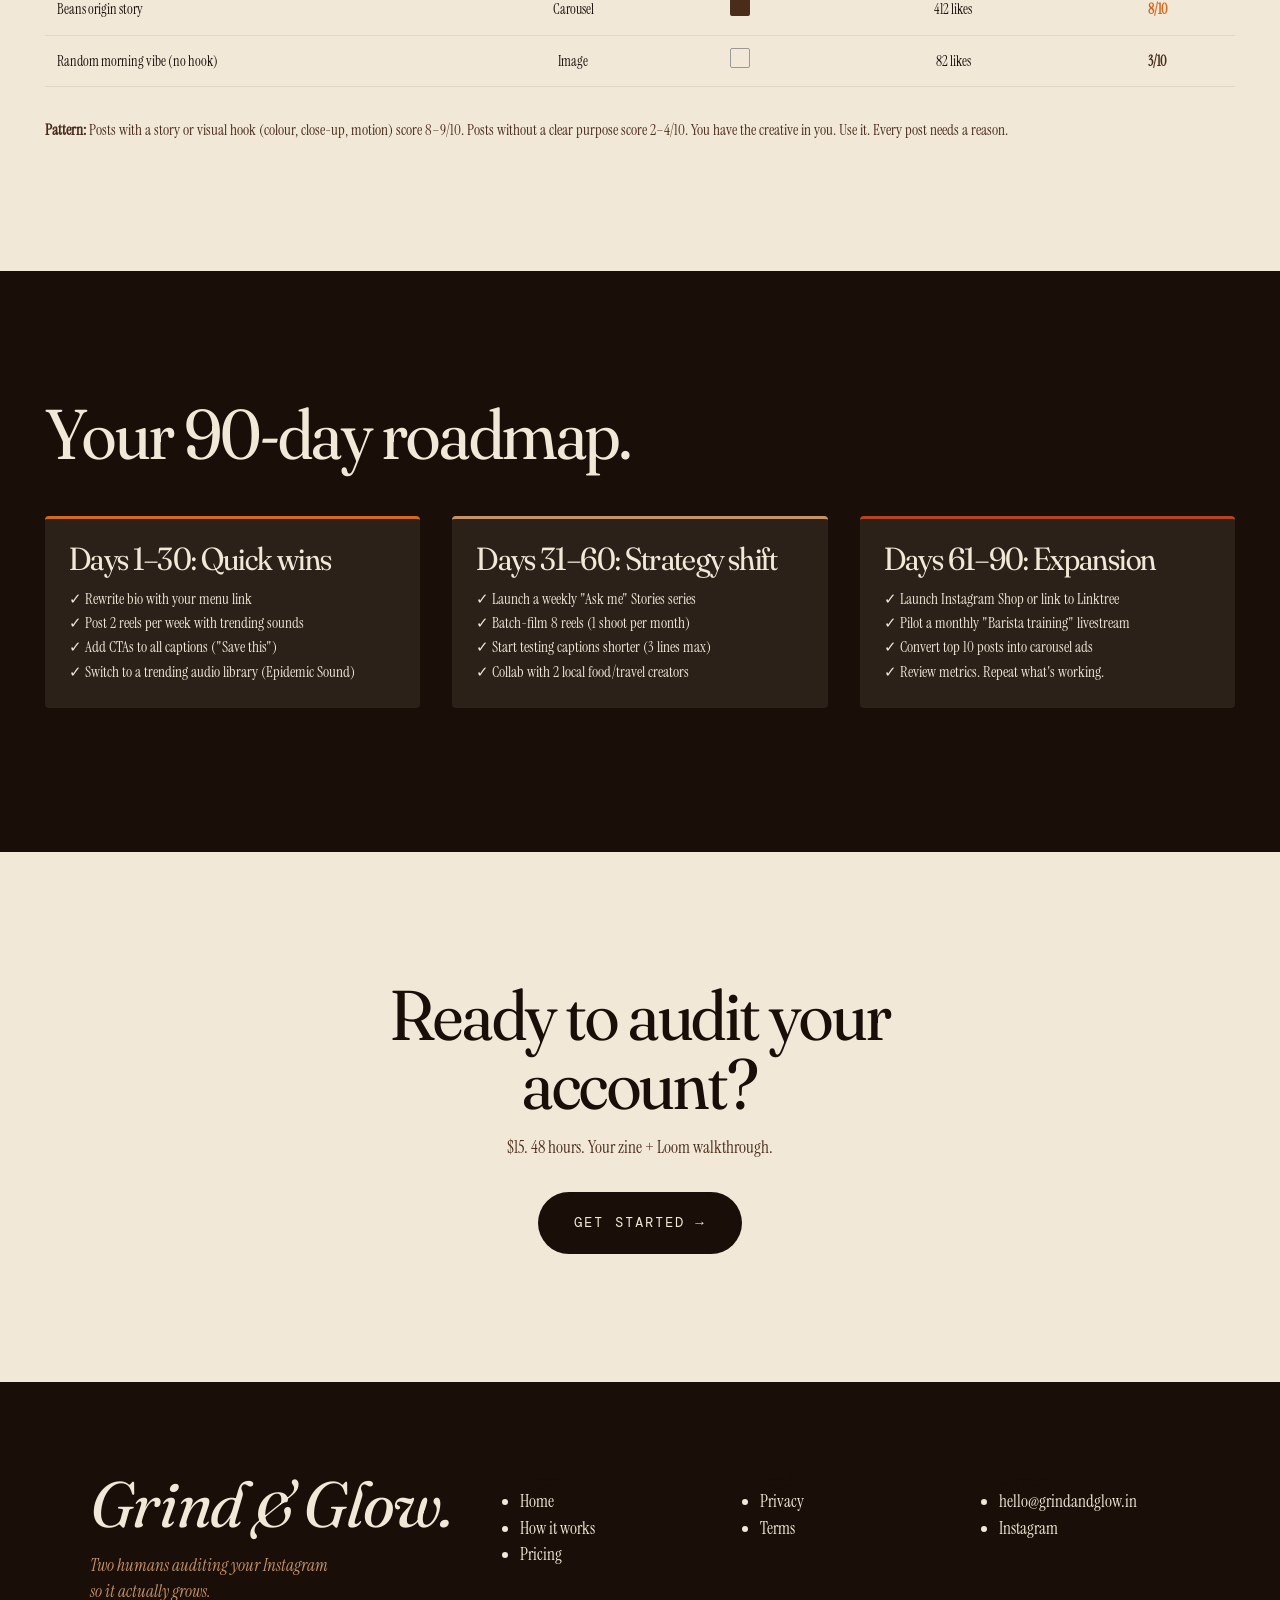
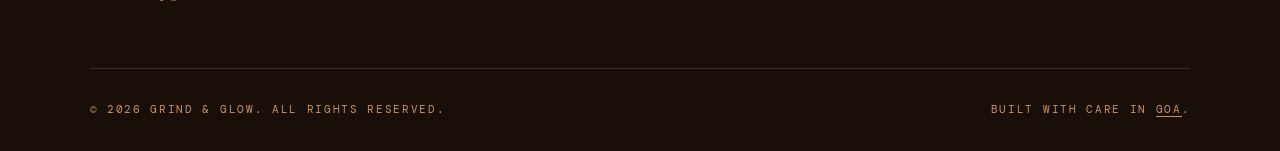
<file: sample-audit.html>
<!DOCTYPE html>
<html lang="en">
<head>
  <meta charset="UTF-8">
  <meta name="viewport" content="width=device-width, initial-scale=1.0">
  <title>Sample Audit: Sundown Coffee, Goa — Grind & Glow</title>
  <link rel="stylesheet" href="css/shared.css">
  <link href="https://fonts.googleapis.com/css2?family=Fraunces:ital,opsz,SOFT@0,9..144,0;0,9..144,100;1,9..144,0;1,9..144,100&family=Instrument+Serif:ital@0;1&family=DM+Mono:wght@400;500&display=swap" rel="stylesheet">
</head>
<body>

  <!-- Navigation -->
  <nav class="nav">
    <a href="/" class="nav__logo">
      <span class="nav__logo-dot"></span>Grind & Glow
    </a>
    <div class="nav__links">
      <a href="index.html" class="nav__link nav__link--key">Home</a>
      <a href="how-it-works.html" class="nav__link nav__link--key">How it works</a>
      <a href="how-it-works.html#pricing" class="nav__cta" data-cursor="Join">Join</a>
    </div>
  </nav>

  <!-- Hero / Verdict -->
  <section class="section" style="padding-top: 8rem; background: var(--espresso); color: var(--cream);">
    <div class="container">
      <h1 class="reveal" style="color: var(--cream); margin-bottom: 2rem;">Sundown Coffee, Goa.</h1>
      <p class="lead reveal reveal--delay-1" style="color: var(--crema); max-width: 50ch;">Audit date: 18 Mar 2025. Account age: 2.3y. Followers: 8,420. ER: 2.1%.</p>

      <div style="display: grid; grid-template-columns: repeat(auto-fit, minmax(140px, 1fr)); gap: 2rem; margin-top: 3rem;">
        <div class="reveal reveal--delay-2">
          <div style="text-align: center;">
            <div style="font-family: var(--mono); font-size: 0.7rem; text-transform: uppercase; letter-spacing: 0.15em; color: var(--crema); margin-bottom: 0.5rem;">Reel score</div>
            <div style="font-family: var(--display); font-style: italic; font-size: 2.5rem; color: var(--burnt);">6.2</div>
            <div style="font-size: 0.9rem; color: var(--cream); margin-top: 0.4rem;">/ 10</div>
          </div>
        </div>
        <div class="reveal reveal--delay-2">
          <div style="text-align: center;">
            <div style="font-family: var(--mono); font-size: 0.7rem; text-transform: uppercase; letter-spacing: 0.15em; color: var(--crema); margin-bottom: 0.5rem;">Grid health</div>
            <div style="font-family: var(--display); font-style: italic; font-size: 2.5rem; color: var(--burnt);">7.8</div>
            <div style="font-size: 0.9rem; color: var(--cream); margin-top: 0.4rem;">/ 10</div>
          </div>
        </div>
        <div class="reveal reveal--delay-2">
          <div style="text-align: center;">
            <div style="font-family: var(--mono); font-size: 0.7rem; text-transform: uppercase; letter-spacing: 0.15em; color: var(--crema); margin-bottom: 0.5rem;">Voice clarity</div>
            <div style="font-family: var(--display); font-style: italic; font-size: 2.5rem; color: var(--burnt);">5.9</div>
            <div style="font-size: 0.9rem; color: var(--cream); margin-top: 0.4rem;">/ 10</div>
          </div>
        </div>
        <div class="reveal reveal--delay-3">
          <div style="text-align: center;">
            <div style="font-family: var(--mono); font-size: 0.7rem; text-transform: uppercase; letter-spacing: 0.15em; color: var(--crema); margin-bottom: 0.5rem;">Bio strength</div>
            <div style="font-family: var(--display); font-style: italic; font-size: 2.5rem; color: var(--burnt);">4.1</div>
            <div style="font-size: 0.9rem; color: var(--cream); margin-top: 0.4rem;">/ 10</div>
          </div>
        </div>
      </div>
    </div>
  </section>

  <!-- Key findings -->
  <section class="section">
    <div class="container">
      <span class="ticker reveal">The breakdown</span>
      <h2 class="reveal reveal--delay-1" style="margin-bottom: 3rem;">What's working. What's not.</h2>

      <div class="grid" style="grid-template-columns: repeat(auto-fit, minmax(300px, 1fr)); gap: 2.5rem;">

        <div class="reveal reveal--delay-2" style="padding: 2rem; background: var(--paper); border-radius: 4px; border-left: 4px solid var(--burnt);">
          <h3 style="margin-bottom: 1rem; color: var(--burnt);">✓ Grid is cohesive</h3>
          <p style="font-size: 0.95rem; color: var(--mocha);">Colour palette consistent. Warm earth tones (creams, mochas, burnt orange). Visual flow is smooth. Captions are long-form and thoughtful. This builds trust.</p>
        </div>

        <div class="reveal reveal--delay-2" style="padding: 2rem; background: var(--paper); border-radius: 4px; border-left: 4px solid var(--ember);">
          <h3 style="margin-bottom: 1rem; color: var(--ember);">✗ Reels have weak hooks</h3>
          <p style="font-size: 0.95rem; color: var(--mocha);">First 0.5 seconds are slow. Viewers scroll before the payoff. You need a punch at frame 1. Try: close-ups of the espresso pour, hands-on shots, or a quick question to stop scroll.</p>
        </div>

        <div class="reveal reveal--delay-3" style="padding: 2rem; background: var(--paper); border-radius: 4px; border-left: 4px solid var(--burnt);">
          <h3 style="margin-bottom: 1rem; color: var(--burnt);">✓ Captions tell a story</h3>
          <p style="font-size: 0.95rem; color: var(--mocha);">You're not just posting coffee—you're sharing the ritual, the sourcing, the relationship with farmers. This is authentic. Keep it.</p>
        </div>

        <div class="reveal reveal--delay-3" style="padding: 2rem; background: var(--paper); border-radius: 4px; border-left: 4px solid var(--ember);">
          <h3 style="margin-bottom: 1rem; color: var(--ember);">✗ Bio doesn't drive action</h3>
          <p style="font-size: 0.95rem; color: var(--mocha);">You link to a Google Maps. Visitors don't know what to expect. Rewrite the bio to lead with "Specialty espresso + pastries in Panjim" and a link to your menu or booking page.</p>
        </div>

      </div>
    </div>
  </section>

  <!-- Reel teardowns -->
  <section class="section" style="background: var(--paper);">
    <div class="container">
      <span class="ticker reveal">Reel scores</span>
      <h2 class="reveal reveal--delay-1" style="margin-bottom: 3rem;">Top 2 reels dissected.</h2>

      <div class="grid" style="gap: 3rem; max-width: 900px;">

        <div class="reveal reveal--delay-2">
          <h3 style="margin-bottom: 1.5rem;">Reel #1: "Pour 'til perfect" (1.2M views, 8.9k ER)</h3>
          <div style="display: grid; grid-template-columns: 1fr 1fr; gap: 1rem; margin-bottom: 1.5rem;">
            <div style="background: var(--espresso); color: var(--cream); padding: 1rem; border-radius: 4px; text-align: center;">
              <div style="font-family: var(--mono); font-size: 0.7rem; text-transform: uppercase; letter-spacing: 0.12em; color: var(--crema); margin-bottom: 0.4rem;">Hook (0–0.5s)</div>
              <div style="font-family: var(--display); font-style: italic; font-size: 1.5rem;">8/10</div>
              <p style="font-size: 0.8rem; margin-top: 0.5rem;">Extreme close-up of pour. Friction &amp; motion stop scroll.</p>
            </div>
            <div style="background: var(--espresso); color: var(--cream); padding: 1rem; border-radius: 4px; text-align: center;">
              <div style="font-family: var(--mono); font-size: 0.7rem; text-transform: uppercase; letter-spacing: 0.12em; color: var(--crema); margin-bottom: 0.4rem;">Pacing</div>
              <div style="font-family: var(--display); font-style: italic; font-size: 1.5rem;">7/10</div>
              <p style="font-size: 0.8rem; margin-top: 0.5rem;">Good cuts, but slow in the middle. Tighten to 10 secs.</p>
            </div>
            <div style="background: var(--espresso); color: var(--cream); padding: 1rem; border-radius: 4px; text-align: center;">
              <div style="font-family: var(--mono); font-size: 0.7rem; text-transform: uppercase; letter-spacing: 0.12em; color: var(--crema); margin-bottom: 0.4rem;">Soundtrack</div>
              <div style="font-family: var(--display); font-style: italic; font-size: 1.5rem;">6/10</div>
              <p style="font-size: 0.8rem; margin-top: 0.5rem;">Indie coffee track. Nice. But a trending sound gets +300 reach.</p>
            </div>
            <div style="background: var(--espresso); color: var(--cream); padding: 1rem; border-radius: 4px; text-align: center;">
              <div style="font-family: var(--mono); font-size: 0.7rem; text-transform: uppercase; letter-spacing: 0.12em; color: var(--crema); margin-bottom: 0.4rem;">Call-to-action</div>
              <div style="font-family: var(--display); font-style: italic; font-size: 1.5rem;">4/10</div>
              <p style="font-size: 0.8rem; margin-top: 0.5rem;">None. Add "Save this" or "Tap to book" in text overlay.</p>
            </div>
          </div>
          <p style="background: rgba(210, 105, 30, 0.08); padding: 1rem; border-radius: 4px; font-size: 0.95rem; border-left: 3px solid var(--burnt);">
            <strong>Why it worked:</strong> The visual tension of the pour + the aroma we can almost smell. People save this. Repurpose it: add a caption about your beans, a booking link, a quiz ("Can you guess the origin?").
          </p>
        </div>

        <div class="reveal reveal--delay-3">
          <h3 style="margin-bottom: 1.5rem;">Reel #2: "Behind the bar" (340 views, 1.2k ER)</h3>
          <div style="display: grid; grid-template-columns: 1fr 1fr; gap: 1rem; margin-bottom: 1.5rem;">
            <div style="background: var(--espresso); color: var(--cream); padding: 1rem; border-radius: 4px; text-align: center;">
              <div style="font-family: var(--mono); font-size: 0.7rem; text-transform: uppercase; letter-spacing: 0.12em; color: var(--crema); margin-bottom: 0.4rem;">Hook</div>
              <div style="font-family: var(--display); font-style: italic; font-size: 1.5rem;">3/10</div>
              <p style="font-size: 0.8rem; margin-top: 0.5rem;">Static shot of barista. No motion or visual surprise.</p>
            </div>
            <div style="background: var(--espresso); color: var(--cream); padding: 1rem; border-radius: 4px; text-align: center;">
              <div style="font-family: var(--mono); font-size: 0.7rem; text-transform: uppercase; letter-spacing: 0.12em; color: var(--crema); margin-bottom: 0.4rem;">Pacing</div>
              <div style="font-family: var(--display); font-style: italic; font-size: 1.5rem;">5/10</div>
              <p style="font-size: 0.8rem; margin-top: 0.5rem;">Slow. 18 seconds. People skim at 8–12 seconds.</p>
            </div>
            <div style="background: var(--espresso); color: var(--cream); padding: 1rem; border-radius: 4px; text-align: center;">
              <div style="font-family: var(--mono); font-size: 0.7rem; text-transform: uppercase; letter-spacing: 0.12em; color: var(--crema); margin-bottom: 0.4rem;">Soundtrack</div>
              <div style="font-family: var(--display); font-style: italic; font-size: 1.5rem;">7/10</div>
              <p style="font-size: 0.8rem; margin-top: 0.5rem;">Vibe is calm. But vibe doesn't drive saves.</p>
            </div>
            <div style="background: var(--espresso); color: var(--cream); padding: 1rem; border-radius: 4px; text-align: center;">
              <div style="font-family: var(--mono); font-size: 0.7rem; text-transform: uppercase; letter-spacing: 0.12em; color: var(--crema); margin-bottom: 0.4rem;">Call-to-action</div>
              <div style="font-family: var(--display); font-style: italic; font-size: 1.5rem;">2/10</div>
              <p style="font-size: 0.8rem; margin-top: 0.5rem;">None.</p>
            </div>
          </div>
          <p style="background: rgba(184, 68, 31, 0.08); padding: 1rem; border-radius: 4px; font-size: 0.95rem; border-left: 3px solid var(--ember);">
            <strong>Fix:</strong> Scrap this. Or repurpose: "Meet the team" intro (3 secs), then cut to them executing something (pulling shots, latte art, pastry plating). Add a trending sound. End with "Double-tap if you want to work here!"
          </p>
        </div>

      </div>
    </div>
  </section>

  <!-- Grid heatmap -->
  <section class="section">
    <div class="container">
      <span class="ticker reveal">Grid analysis</span>
      <h2 class="reveal reveal--delay-1" style="margin-bottom: 3rem;">Your 18 last posts, rated.</h2>

      <div style="overflow-x: auto; margin-bottom: 2rem;">
        <table style="width: 100%; border-collapse: collapse; font-size: 0.9rem;">
          <thead style="background: var(--paper); border-bottom: 2px solid var(--mocha); opacity: 0.6;">
            <tr>
              <th style="padding: 0.75rem; text-align: left; font-weight: 600;">Post</th>
              <th style="padding: 0.75rem; text-align: center; font-family: var(--mono); font-size: 0.8rem;">Type</th>
              <th style="padding: 0.75rem; text-align: center; font-family: var(--mono); font-size: 0.8rem;">Colour</th>
              <th style="padding: 0.75rem; text-align: center; font-family: var(--mono); font-size: 0.8rem;">Engagement</th>
              <th style="padding: 0.75rem; text-align: center; font-family: var(--mono); font-size: 0.8rem;">Score</th>
            </tr>
          </thead>
          <tbody>
            <tr style="border-bottom: 1px solid rgba(26, 15, 8, 0.08);">
              <td style="padding: 0.75rem;">Espresso cup close-up</td>
              <td style="padding: 0.75rem; text-align: center;">Carousel</td>
              <td style="padding: 0.75rem; text-align: center;"><span style="display: inline-block; width: 20px; height: 20px; background: #c89268; border-radius: 2px;"></span></td>
              <td style="padding: 0.75rem; text-align: center;">823 likes</td>
              <td style="padding: 0.75rem; text-align: center; font-weight: 700; color: var(--burnt);">9/10</td>
            </tr>
            <tr style="border-bottom: 1px solid rgba(26, 15, 8, 0.08);">
              <td style="padding: 0.75rem;">Latte art tutorial</td>
              <td style="padding: 0.75rem; text-align: center;">Video</td>
              <td style="padding: 0.75rem; text-align: center;"><span style="display: inline-block; width: 20px; height: 20px; background: #f2e8d8; border: 1px solid #999; border-radius: 2px;"></span></td>
              <td style="padding: 0.75rem; text-align: center;">312 likes</td>
              <td style="padding: 0.75rem; text-align: center; font-weight: 700; color: var(--mocha);">5/10</td>
            </tr>
            <tr style="border-bottom: 1px solid rgba(26, 15, 8, 0.08);">
              <td style="padding: 0.75rem;">Sunset over Goa (promo)</td>
              <td style="padding: 0.75rem; text-align: center;">Image</td>
              <td style="padding: 0.75rem; text-align: center;"><span style="display: inline-block; width: 20px; height: 20px; background: #d2691e; border-radius: 2px;"></span></td>
              <td style="padding: 0.75rem; text-align: center;">1,230 likes</td>
              <td style="padding: 0.75rem; text-align: center; font-weight: 700; color: var(--burnt);">8/10</td>
            </tr>
            <tr style="border-bottom: 1px solid rgba(26, 15, 8, 0.08);">
              <td style="padding: 0.75rem;">Beans origin story</td>
              <td style="padding: 0.75rem; text-align: center;">Carousel</td>
              <td style="padding: 0.75rem; text-align: center;"><span style="display: inline-block; width: 20px; height: 20px; background: #4a2c1a; border-radius: 2px;"></span></td>
              <td style="padding: 0.75rem; text-align: center;">412 likes</td>
              <td style="padding: 0.75rem; text-align: center; font-weight: 700; color: var(--burnt);">8/10</td>
            </tr>
            <tr style="border-bottom: 1px solid rgba(26, 15, 8, 0.08);">
              <td style="padding: 0.75rem;">Random morning vibe (no hook)</td>
              <td style="padding: 0.75rem; text-align: center;">Image</td>
              <td style="padding: 0.75rem; text-align: center;"><span style="display: inline-block; width: 20px; height: 20px; background: #f2e8d8; border: 1px solid #999; border-radius: 2px;"></span></td>
              <td style="padding: 0.75rem; text-align: center;">82 likes</td>
              <td style="padding: 0.75rem; text-align: center; font-weight: 700; color: var(--mocha);">3/10</td>
            </tr>
          </tbody>
        </table>
      </div>

      <p style="font-size: 0.95rem; color: var(--mocha);">
        <strong>Pattern:</strong> Posts with a story or visual hook (colour, close-up, motion) score 8–9/10. Posts without a clear purpose score 2–4/10. You have the creative in you. Use it. Every post needs a reason.
      </p>
    </div>
  </section>

  <!-- 90-day roadmap -->
  <section class="section" style="background: var(--espresso); color: var(--cream);">
    <div class="container">
      <h2 style="color: var(--cream); margin-bottom: 3rem;">Your 90-day roadmap.</h2>

      <div class="grid" style="grid-template-columns: repeat(auto-fit, minmax(280px, 1fr)); gap: 2rem;">

        <div>
          <div style="background: rgba(242, 232, 216, 0.08); padding: 1.5rem; border-radius: 4px; border-top: 3px solid var(--burnt); margin-bottom: 1rem;">
            <h3 style="color: var(--cream); margin-bottom: 0.8rem;">Days 1–30: Quick wins</h3>
            <ul style="list-style: none; font-size: 0.95rem; line-height: 1.6;">
              <li>✓ Rewrite bio with your menu link</li>
              <li>✓ Post 2 reels per week with trending sounds</li>
              <li>✓ Add CTAs to all captions ("Save this")</li>
              <li>✓ Switch to a trending audio library (Epidemic Sound)</li>
            </ul>
          </div>
        </div>

        <div>
          <div style="background: rgba(242, 232, 216, 0.08); padding: 1.5rem; border-radius: 4px; border-top: 3px solid var(--crema); margin-bottom: 1rem;">
            <h3 style="color: var(--cream); margin-bottom: 0.8rem;">Days 31–60: Strategy shift</h3>
            <ul style="list-style: none; font-size: 0.95rem; line-height: 1.6;">
              <li>✓ Launch a weekly "Ask me" Stories series</li>
              <li>✓ Batch-film 8 reels (1 shoot per month)</li>
              <li>✓ Start testing captions shorter (3 lines max)</li>
              <li>✓ Collab with 2 local food/travel creators</li>
            </ul>
          </div>
        </div>

        <div>
          <div style="background: rgba(242, 232, 216, 0.08); padding: 1.5rem; border-radius: 4px; border-top: 3px solid var(--ember); margin-bottom: 1rem;">
            <h3 style="color: var(--cream); margin-bottom: 0.8rem;">Days 61–90: Expansion</h3>
            <ul style="list-style: none; font-size: 0.95rem; line-height: 1.6;">
              <li>✓ Launch Instagram Shop or link to Linktree</li>
              <li>✓ Pilot a monthly "Barista training" livestream</li>
              <li>✓ Convert top 10 posts into carousel ads</li>
              <li>✓ Review metrics. Repeat what's working.</li>
            </ul>
          </div>
        </div>

      </div>
    </div>
  </section>

  <!-- CTA -->
  <section class="section">
    <div class="container" style="max-width: 600px; text-align: center;">
      <h2 style="margin-bottom: 1rem;">Ready to audit your account?</h2>
      <p style="font-size: 1.0625rem; color: var(--mocha); margin-bottom: 2rem;">$15. 48 hours. Your zine + Loom walkthrough.</p>
      <a href="how-it-works.html" class="btn btn--primary btn--large" data-cursor="Get started">Get started →</a>
    </div>
  </section>

  <!-- Footer -->
  <footer class="footer">
    <div class="container">
      <div class="footer__top">
        <div>
          <div class="footer__logo">Grind &amp; Glow.</div>
          <p class="footer__tag">Two humans auditing your Instagram so it actually grows.</p>
        </div>
        <div>
          <h4>Pages</h4>
          <ul>
            <li><a href="/">Home</a></li>
            <li><a href="how-it-works.html">How it works</a></li>
            <li><a href="#">Pricing</a></li>
          </ul>
        </div>
        <div>
          <h4>Legal</h4>
          <ul>
            <li><a href="#">Privacy</a></li>
            <li><a href="#">Terms</a></li>
          </ul>
        </div>
        <div>
          <h4>Contact</h4>
          <ul>
            <li><a href="mailto:hello@grindandglow.in">hello@grindandglow.in</a></li>
            <li><a href="https://instagram.com/grindandglow.in" target="_blank">Instagram</a></li>
          </ul>
        </div>
      </div>
      <div class="footer__bottom">
        <p>&copy; <span data-year></span> Grind &amp; Glow. All rights reserved.</p>
        <p>Built with care in <a href="https://goa.gov.in" target="_blank" style="border-bottom: 1px solid currentColor;">Goa</a>.</p>
      </div>
    </div>
  </footer>

  <script src="js/shared.js"></script>

</body>
</html>
</file>
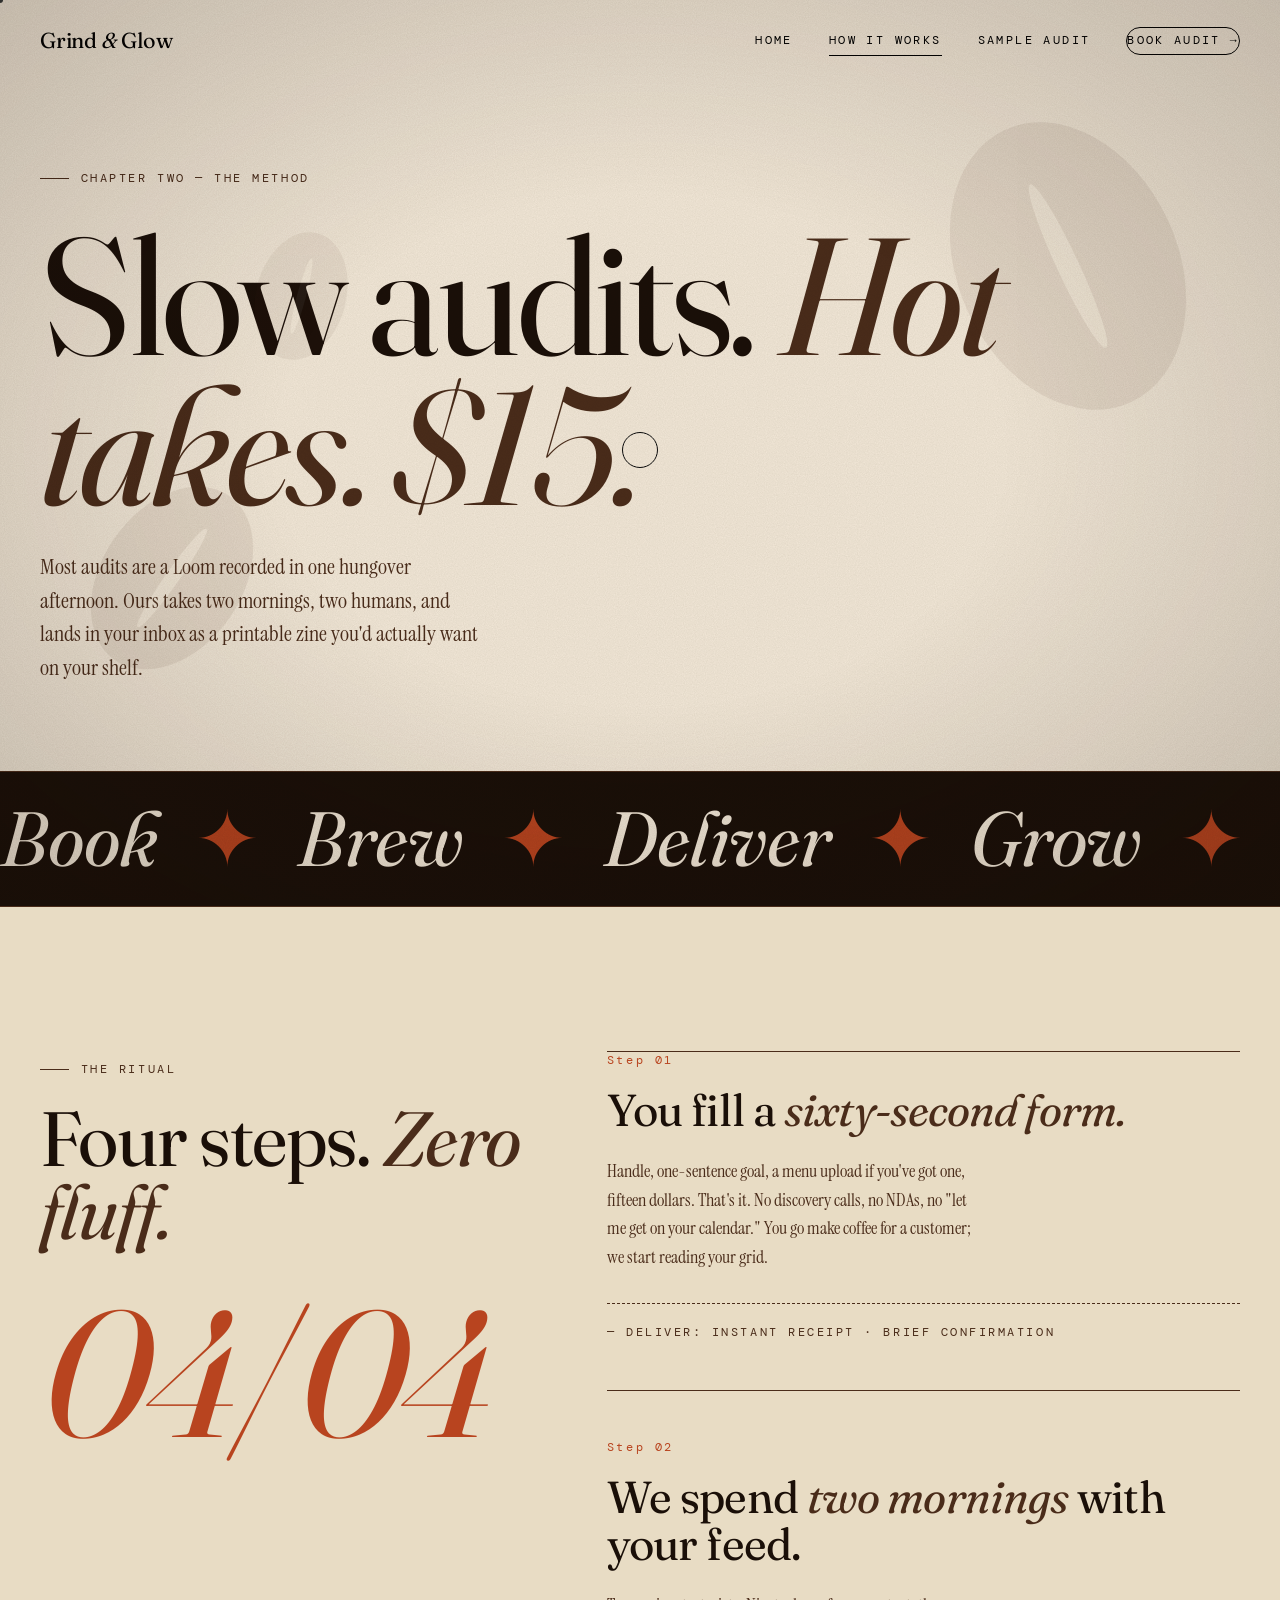
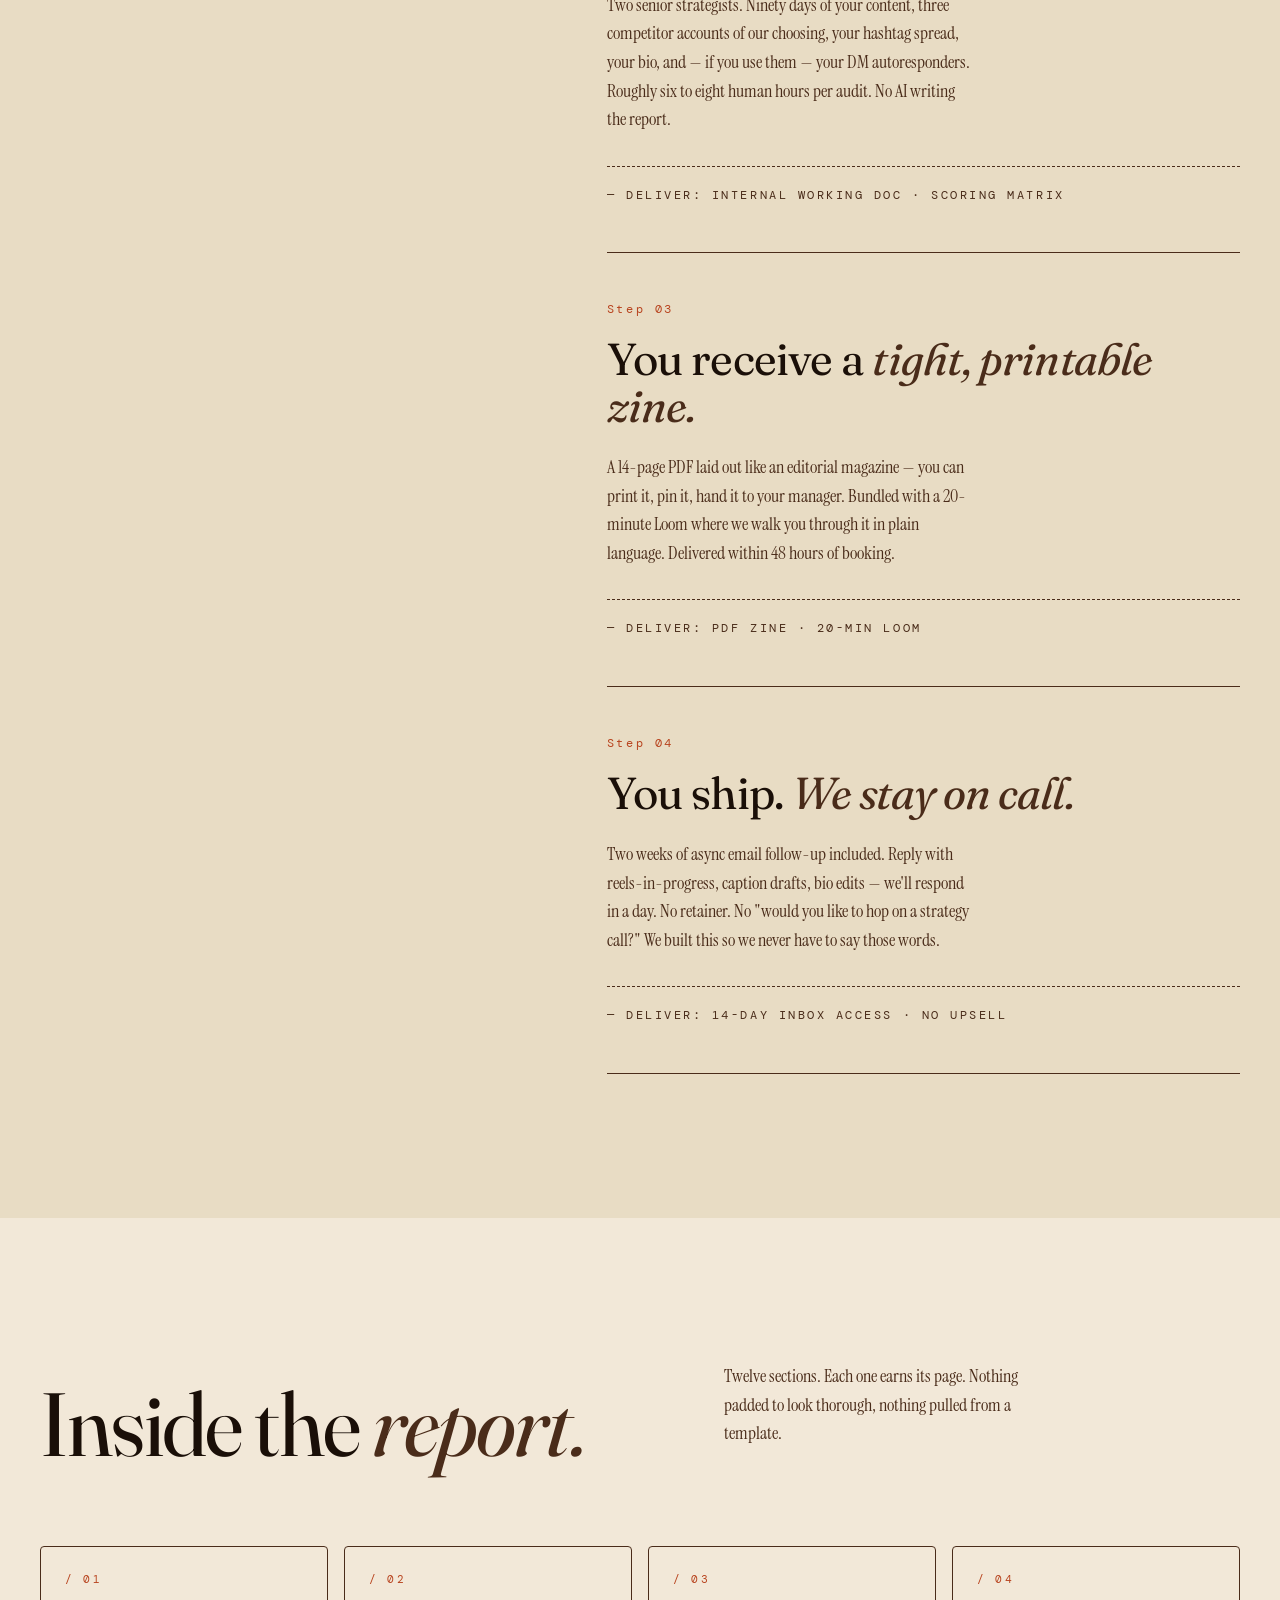
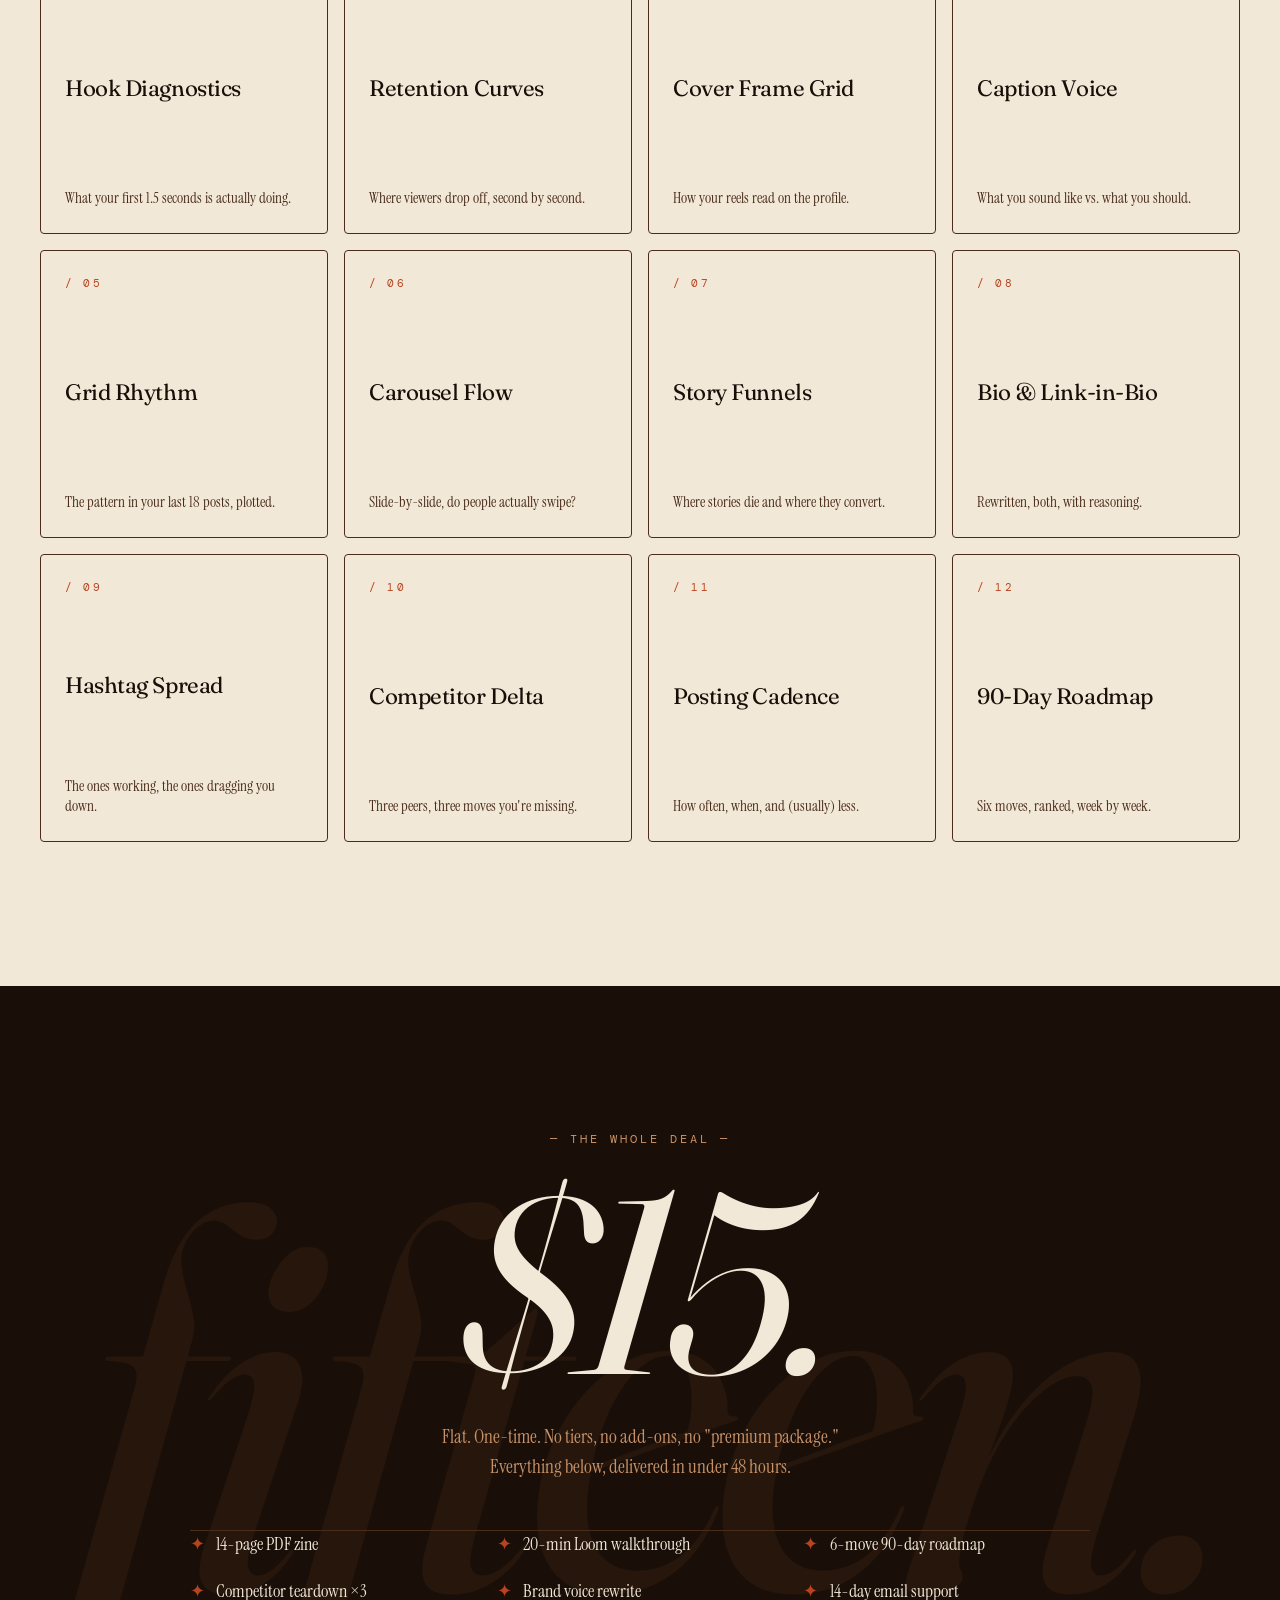
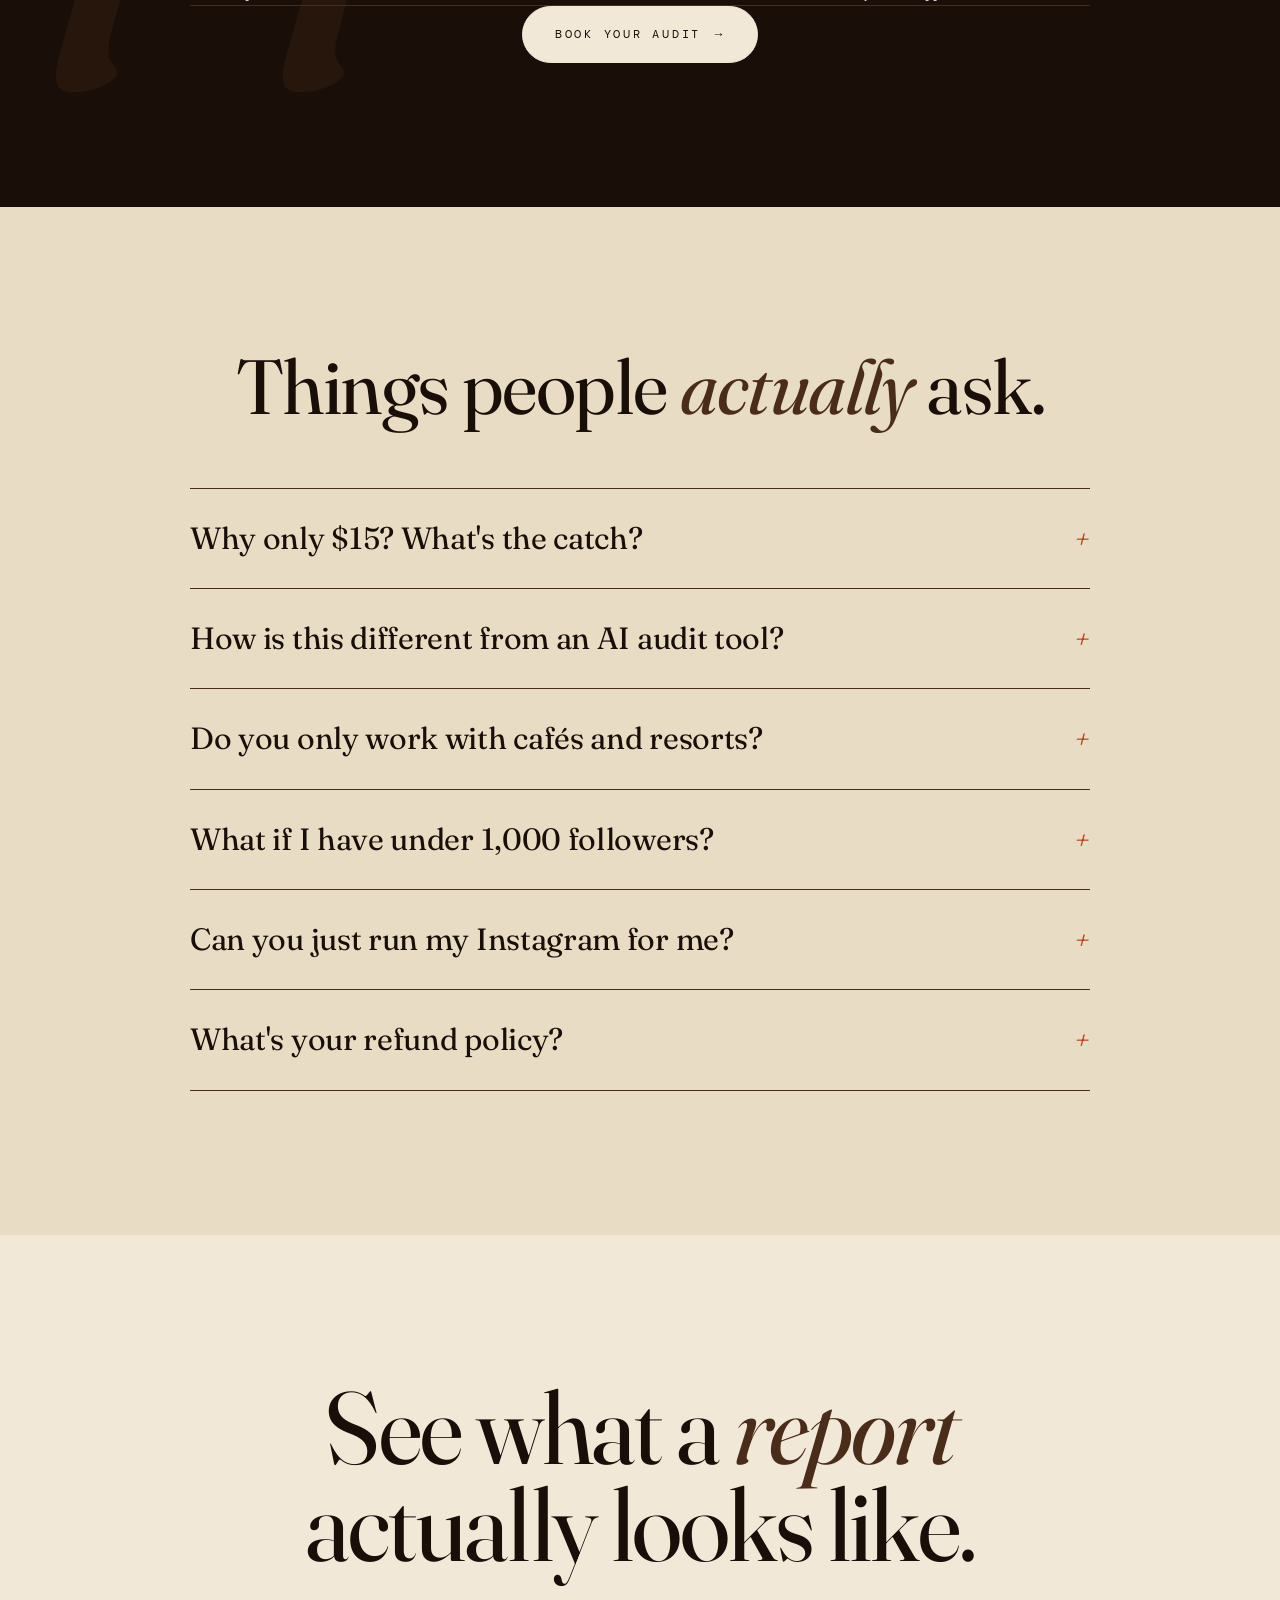
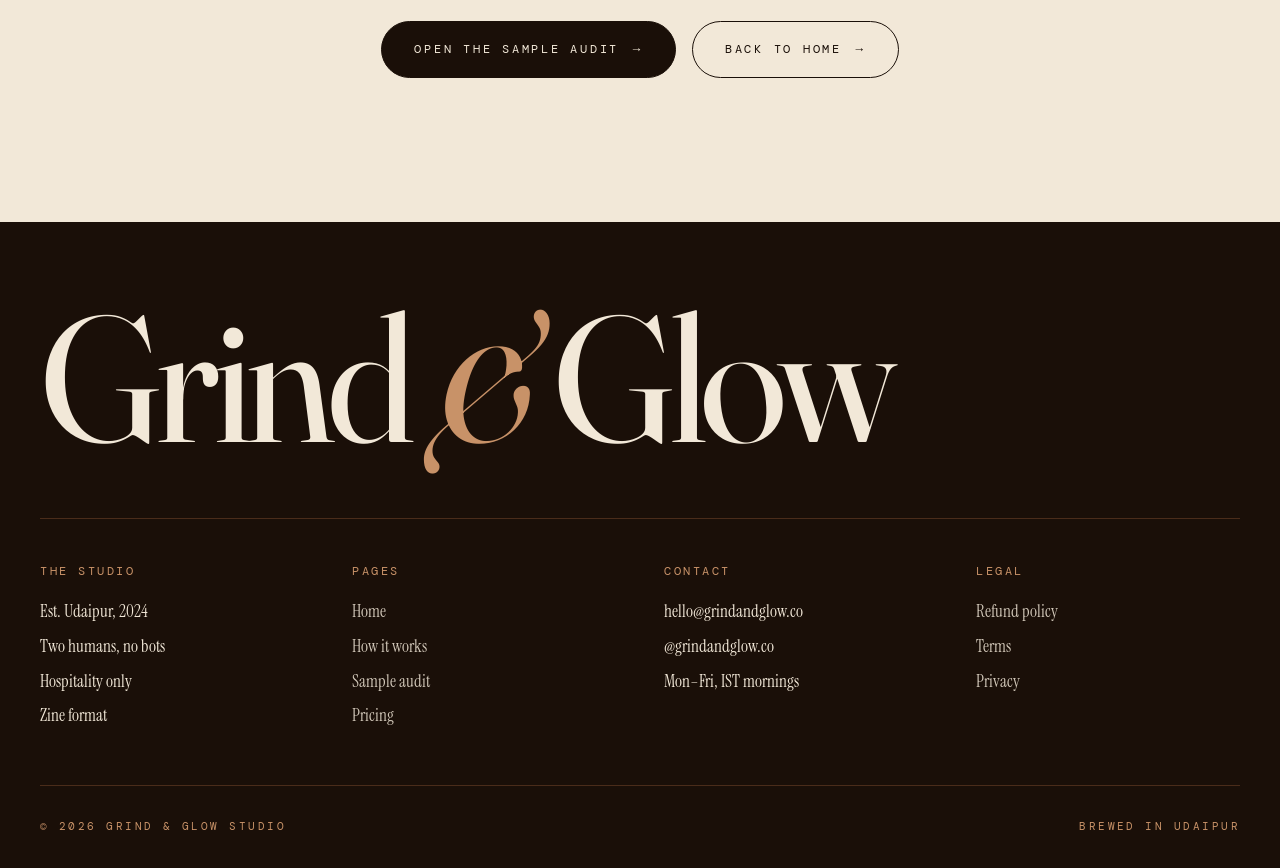
<file: grind-glow/how-it-works.html>
<!DOCTYPE html>
<html lang="en">
<head>
<meta charset="UTF-8" />
<meta name="viewport" content="width=device-width, initial-scale=1.0" />
<title>How It Works — Grind &amp; Glow</title>
<meta name="description" content="Four steps, zero fluff. How our $15 Instagram audit for cafés and boutique hotels actually works — from booking to delivery." />
<link rel="stylesheet" href="css/shared.css" />
</head>
<body>

<!-- Nav -->
<nav class="nav">
  <a href="index.html" class="nav__logo" data-cursor="Home">Grind <em>&amp;</em> Glow</a>
  <div class="nav__links">
    <a href="index.html">Home</a>
    <a href="how-it-works.html" class="is-active">How It Works</a>
    <a href="sample-audit.html">Sample Audit</a>
    <a href="#pricing" class="nav__cta" data-cursor="Book →">Book Audit →</a>
  </div>
</nav>

<!-- Page hero -->
<section class="page-hero">
  <div class="bean bean--1"></div>
  <div class="bean bean--2"></div>
  <div class="bean bean--3"></div>
  <div class="wrap">
    <span class="eyebrow">Chapter Two — The Method</span>
    <h1 class="page-hero__title">Slow audits. <em>Hot takes.</em> <em>$15.</em></h1>
    <p class="page-hero__lead">Most audits are a Loom recorded in one hungover afternoon. Ours takes two mornings, two humans, and lands in your inbox as a printable zine you'd actually want on your shelf.</p>
  </div>
</section>

<!-- Marquee -->
<div class="marquee" aria-hidden="true">
  <div class="marquee__track">
    <span class="marquee__item">Book <span class="sep">✦</span> Brew <span class="sep">✦</span> Deliver <span class="sep">✦</span> Grow <span class="sep">✦</span></span>
    <span class="marquee__item">Book <span class="sep">✦</span> Brew <span class="sep">✦</span> Deliver <span class="sep">✦</span> Grow <span class="sep">✦</span></span>
  </div>
</div>

<!-- Sticky process -->
<section class="section section--paper">
  <div class="wrap sticky-proc">
    <div class="sticky-proc__left">
      <span class="eyebrow">The ritual</span>
      <h2>Four steps. <em>Zero fluff.</em></h2>
      <div class="step-counter" data-step-counter>01/04</div>
    </div>
    <div class="sticky-proc__right">
      <article class="step-article" data-step="01">
        <span class="step-article__num">Step 01</span>
        <h3>You fill a <em>sixty-second form.</em></h3>
        <p>Handle, one-sentence goal, a menu upload if you've got one, fifteen dollars. That's it. No discovery calls, no NDAs, no "let me get on your calendar." You go make coffee for a customer; we start reading your grid.</p>
        <div class="step-article__deliver">— Deliver: instant receipt · brief confirmation</div>
      </article>
      <article class="step-article" data-step="02">
        <span class="step-article__num">Step 02</span>
        <h3>We spend <em>two mornings</em> with your feed.</h3>
        <p>Two senior strategists. Ninety days of your content, three competitor accounts of our choosing, your hashtag spread, your bio, and — if you use them — your DM autoresponders. Roughly six to eight human hours per audit. No AI writing the report.</p>
        <div class="step-article__deliver">— Deliver: internal working doc · scoring matrix</div>
      </article>
      <article class="step-article" data-step="03">
        <span class="step-article__num">Step 03</span>
        <h3>You receive a <em>tight, printable zine.</em></h3>
        <p>A 14-page PDF laid out like an editorial magazine — you can print it, pin it, hand it to your manager. Bundled with a 20-minute Loom where we walk you through it in plain language. Delivered within 48 hours of booking.</p>
        <div class="step-article__deliver">— Deliver: PDF zine · 20-min Loom</div>
      </article>
      <article class="step-article" data-step="04">
        <span class="step-article__num">Step 04</span>
        <h3>You ship. <em>We stay on call.</em></h3>
        <p>Two weeks of async email follow-up included. Reply with reels-in-progress, caption drafts, bio edits — we'll respond in a day. No retainer. No "would you like to hop on a strategy call?" We built this so we never have to say those words.</p>
        <div class="step-article__deliver">— Deliver: 14-day inbox access · no upsell</div>
      </article>
    </div>
  </div>
</section>

<!-- Chips (what's inside) -->
<section class="section section--cream">
  <div class="wrap">
    <div class="chips-head">
      <h2 class="reveal">Inside the <em>report.</em></h2>
      <p class="reveal">Twelve sections. Each one earns its page. Nothing padded to look thorough, nothing pulled from a template.</p>
    </div>
    <div class="chips-grid">
      <div class="chip" data-cursor="p. 03"><span class="chip__num">/ 01</span><h4>Hook Diagnostics</h4><p>What your first 1.5 seconds is actually doing.</p></div>
      <div class="chip" data-cursor="p. 04"><span class="chip__num">/ 02</span><h4>Retention Curves</h4><p>Where viewers drop off, second by second.</p></div>
      <div class="chip" data-cursor="p. 05"><span class="chip__num">/ 03</span><h4>Cover Frame Grid</h4><p>How your reels read on the profile.</p></div>
      <div class="chip" data-cursor="p. 06"><span class="chip__num">/ 04</span><h4>Caption Voice</h4><p>What you sound like vs. what you should.</p></div>
      <div class="chip" data-cursor="p. 07"><span class="chip__num">/ 05</span><h4>Grid Rhythm</h4><p>The pattern in your last 18 posts, plotted.</p></div>
      <div class="chip" data-cursor="p. 08"><span class="chip__num">/ 06</span><h4>Carousel Flow</h4><p>Slide-by-slide, do people actually swipe?</p></div>
      <div class="chip" data-cursor="p. 09"><span class="chip__num">/ 07</span><h4>Story Funnels</h4><p>Where stories die and where they convert.</p></div>
      <div class="chip" data-cursor="p. 10"><span class="chip__num">/ 08</span><h4>Bio &amp; Link-in-Bio</h4><p>Rewritten, both, with reasoning.</p></div>
      <div class="chip" data-cursor="p. 11"><span class="chip__num">/ 09</span><h4>Hashtag Spread</h4><p>The ones working, the ones dragging you down.</p></div>
      <div class="chip" data-cursor="p. 12"><span class="chip__num">/ 10</span><h4>Competitor Delta</h4><p>Three peers, three moves you're missing.</p></div>
      <div class="chip" data-cursor="p. 13"><span class="chip__num">/ 11</span><h4>Posting Cadence</h4><p>How often, when, and (usually) less.</p></div>
      <div class="chip" data-cursor="p. 14"><span class="chip__num">/ 12</span><h4>90-Day Roadmap</h4><p>Six moves, ranked, week by week.</p></div>
    </div>
  </div>
</section>

<!-- Pricing -->
<section class="pricing" id="pricing">
  <div class="pricing__bg" aria-hidden="true">fifteen.</div>
  <div class="pricing__inner">
    <div class="pricing__label">— The whole deal —</div>
    <h2 class="pricing__price">$15.</h2>
    <p class="pricing__detail">Flat. One-time. No tiers, no add-ons, no "premium package." Everything below, delivered in under 48 hours.</p>
    <ul class="pricing__includes">
      <li>14-page PDF zine</li>
      <li>20-min Loom walkthrough</li>
      <li>6-move 90-day roadmap</li>
      <li>Competitor teardown ×3</li>
      <li>Brand voice rewrite</li>
      <li>14-day email support</li>
    </ul>
    <a class="btn btn--cream" href="#" data-cursor="Fifteen bucks">
      <span>Book your audit</span>
      <span class="btn__arrow" aria-hidden="true">→</span>
    </a>
  </div>
</section>

<!-- FAQ -->
<section class="faq">
  <div class="wrap">
    <h2 class="reveal">Things people <em>actually</em> ask.</h2>
    <div class="faq__list">
      <div class="faq__item">
        <button class="faq__q">
          <span>Why only $15? What's the catch?</span>
          <span class="faq__q-icon">+</span>
        </button>
        <div class="faq__a"><div class="faq__a-inner">There isn't one. We built this to be the anti-agency — no retainer, no upsell, no discovery call. Fifteen dollars covers our time and keeps out low-effort tyre-kickers. If you love the audit and want implementation, we'll refer you to someone we trust — not sell you a package.</div></div>
      </div>
      <div class="faq__item">
        <button class="faq__q">
          <span>How is this different from an AI audit tool?</span>
          <span class="faq__q-icon">+</span>
        </button>
        <div class="faq__a"><div class="faq__a-inner">Two humans read your feed like a magazine, watching every reel, reading every caption, screenshotting your competitors. AI can spot patterns; it can't tell you your bio sounds like a real-estate brochure. That's the whole product.</div></div>
      </div>
      <div class="faq__item">
        <button class="faq__q">
          <span>Do you only work with cafés and resorts?</span>
          <span class="faq__q-icon">+</span>
        </button>
        <div class="faq__a"><div class="faq__a-inner">We only work with hospitality — cafés, boutique hotels, resorts, homestays, tasting rooms, bakeries. The playbook that grows a café isn't the same as one that grows a SaaS, so we stay in our lane and get sharper at it every audit.</div></div>
      </div>
      <div class="faq__item">
        <button class="faq__q">
          <span>What if I have under 1,000 followers?</span>
          <span class="faq__q-icon">+</span>
        </button>
        <div class="faq__a"><div class="faq__a-inner">Perfect timing, honestly. The best moment for an audit is before you've locked in bad habits. Small-account audits actually take us slightly less time, and the roadmap gets tighter because the fixes are compounding from day one.</div></div>
      </div>
      <div class="faq__item">
        <button class="faq__q">
          <span>Can you just run my Instagram for me?</span>
          <span class="faq__q-icon">+</span>
        </button>
        <div class="faq__a"><div class="faq__a-inner">No. We don't do content, we don't do management, we don't do "growth partnerships." Your team knows your café better than any agency ever will — our job is to hand you a sharper lens, not to hold the camera.</div></div>
      </div>
      <div class="faq__item">
        <button class="faq__q">
          <span>What's your refund policy?</span>
          <span class="faq__q-icon">+</span>
        </button>
        <div class="faq__a"><div class="faq__a-inner">Read the zine. If you don't find at least three moves worth the fifteen dollars, reply to the email within seven days and we'll refund it — no forms, no "tell us what went wrong." That's happened twice in 120 audits.</div></div>
      </div>
    </div>
  </div>
</section>

<!-- Big CTA -->
<section class="section section--cream bigcta">
  <div class="wrap">
    <h2 class="reveal">See what a <em>report</em> actually looks like.</h2>
    <div class="bigcta__row">
      <a class="btn" href="sample-audit.html" data-cursor="Full sample">
        <span>Open the sample audit</span>
        <span class="btn__arrow" aria-hidden="true">→</span>
      </a>
      <a class="btn btn--ghost" href="index.html" data-cursor="Home">
        <span>Back to home</span>
        <span class="btn__arrow" aria-hidden="true">→</span>
      </a>
    </div>
  </div>
</section>

<!-- Footer -->
<footer class="footer">
  <div class="wrap">
    <div class="footer__wordmark">Grind <em>&amp;</em> Glow</div>
    <div class="footer__grid">
      <div class="footer__col">
        <h4>The Studio</h4>
        <ul>
          <li>Est. Udaipur, 2024</li>
          <li>Two humans, no bots</li>
          <li>Hospitality only</li>
          <li>Zine format</li>
        </ul>
      </div>
      <div class="footer__col">
        <h4>Pages</h4>
        <ul>
          <li><a href="index.html">Home</a></li>
          <li><a href="how-it-works.html">How it works</a></li>
          <li><a href="sample-audit.html">Sample audit</a></li>
          <li><a href="#pricing">Pricing</a></li>
        </ul>
      </div>
      <div class="footer__col">
        <h4>Contact</h4>
        <ul>
          <li>hello@grindandglow.co</li>
          <li>@grindandglow.co</li>
          <li>Mon–Fri, IST mornings</li>
        </ul>
      </div>
      <div class="footer__col">
        <h4>Legal</h4>
        <ul>
          <li><a href="#">Refund policy</a></li>
          <li><a href="#">Terms</a></li>
          <li><a href="#">Privacy</a></li>
        </ul>
      </div>
    </div>
    <div class="footer__bottom">
      <span>© 2026 Grind &amp; Glow Studio</span>
      <span>Brewed in Udaipur</span>
    </div>
  </div>
</footer>

<script src="js/shared.js"></script>
</body>
</html>
</file>
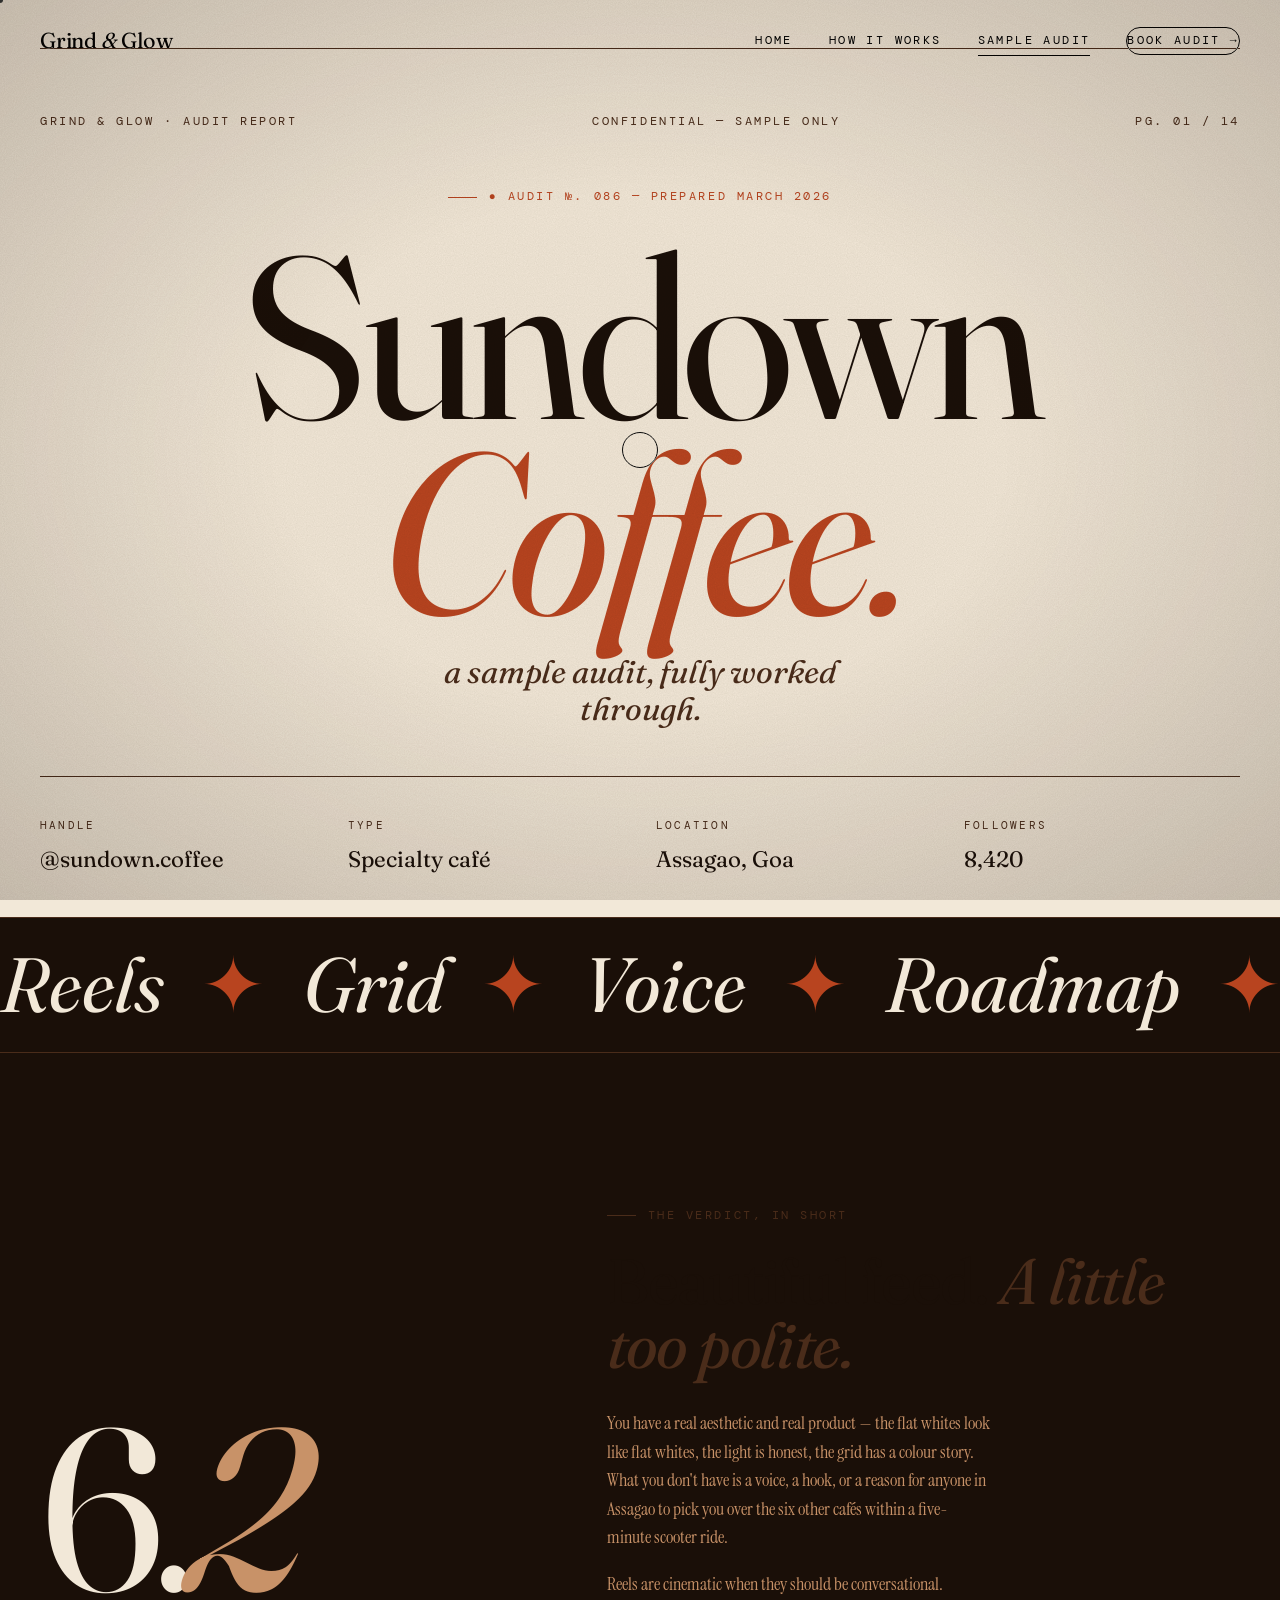
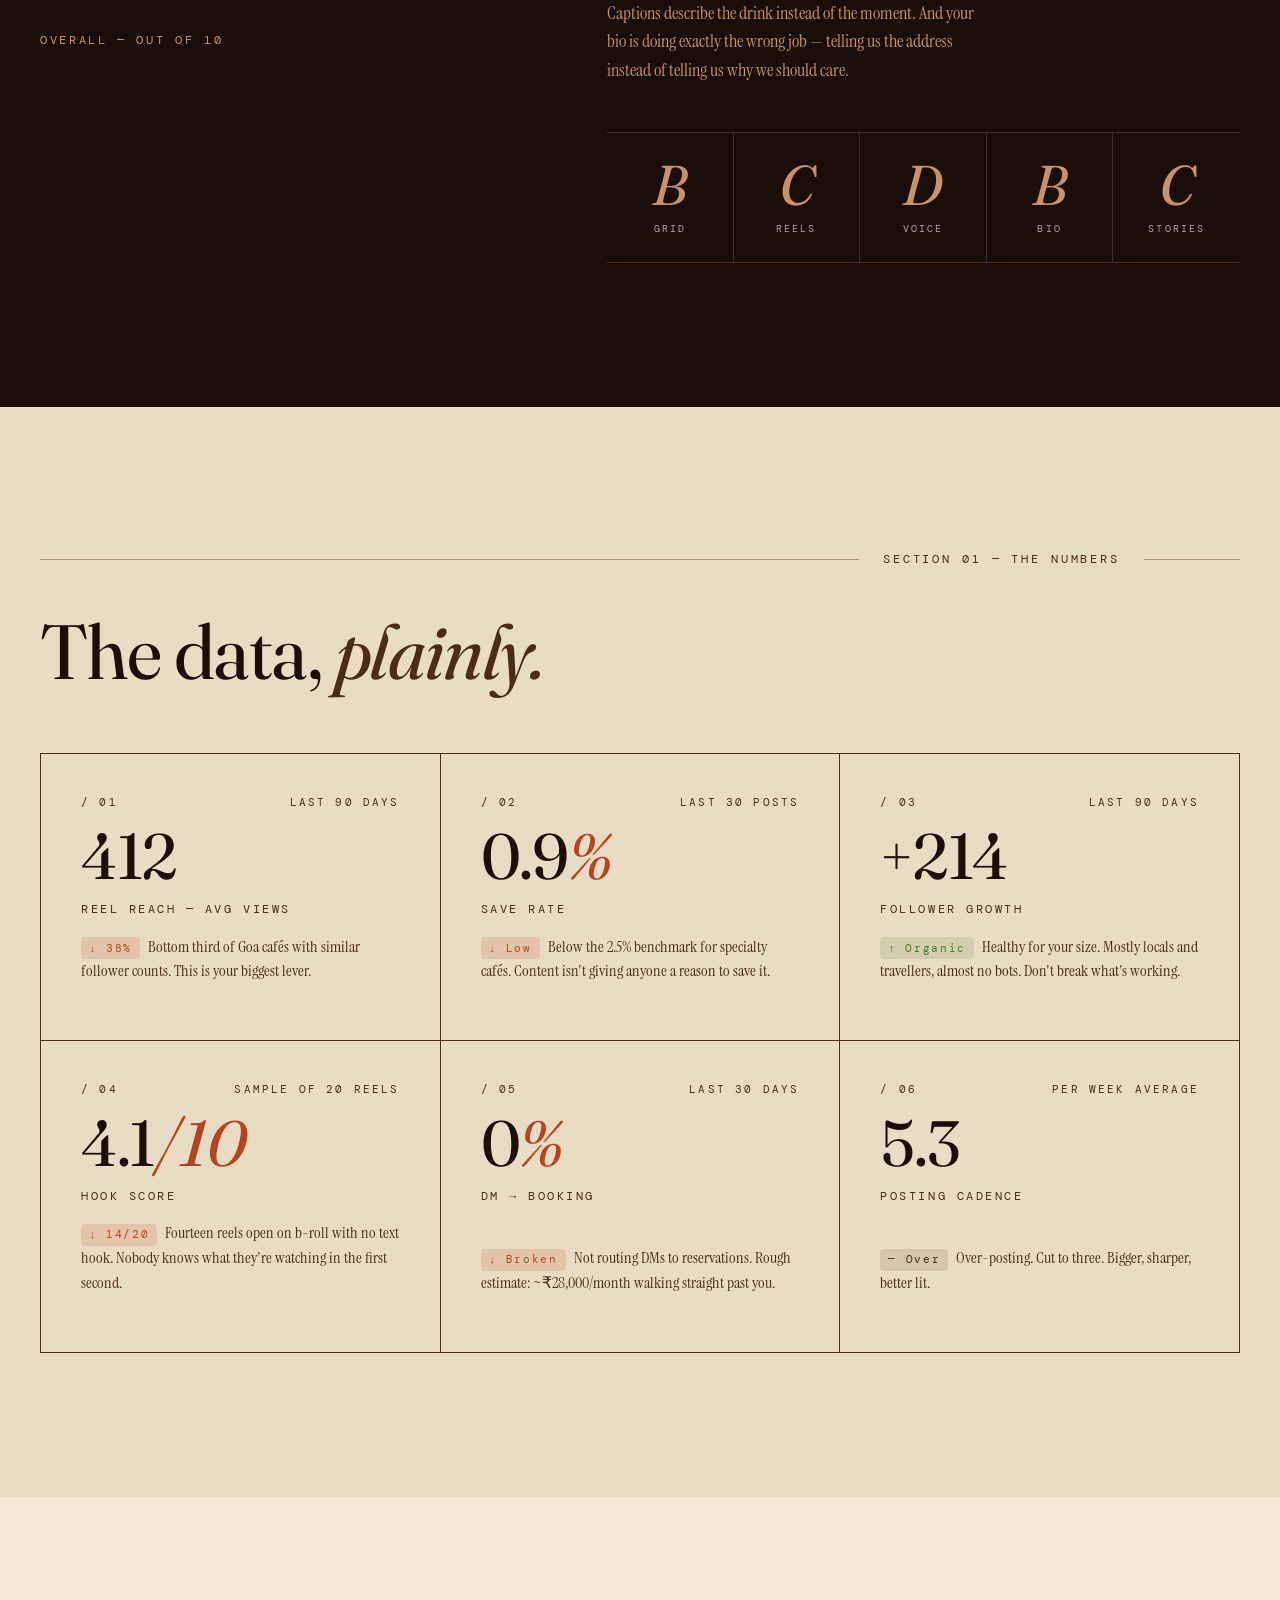
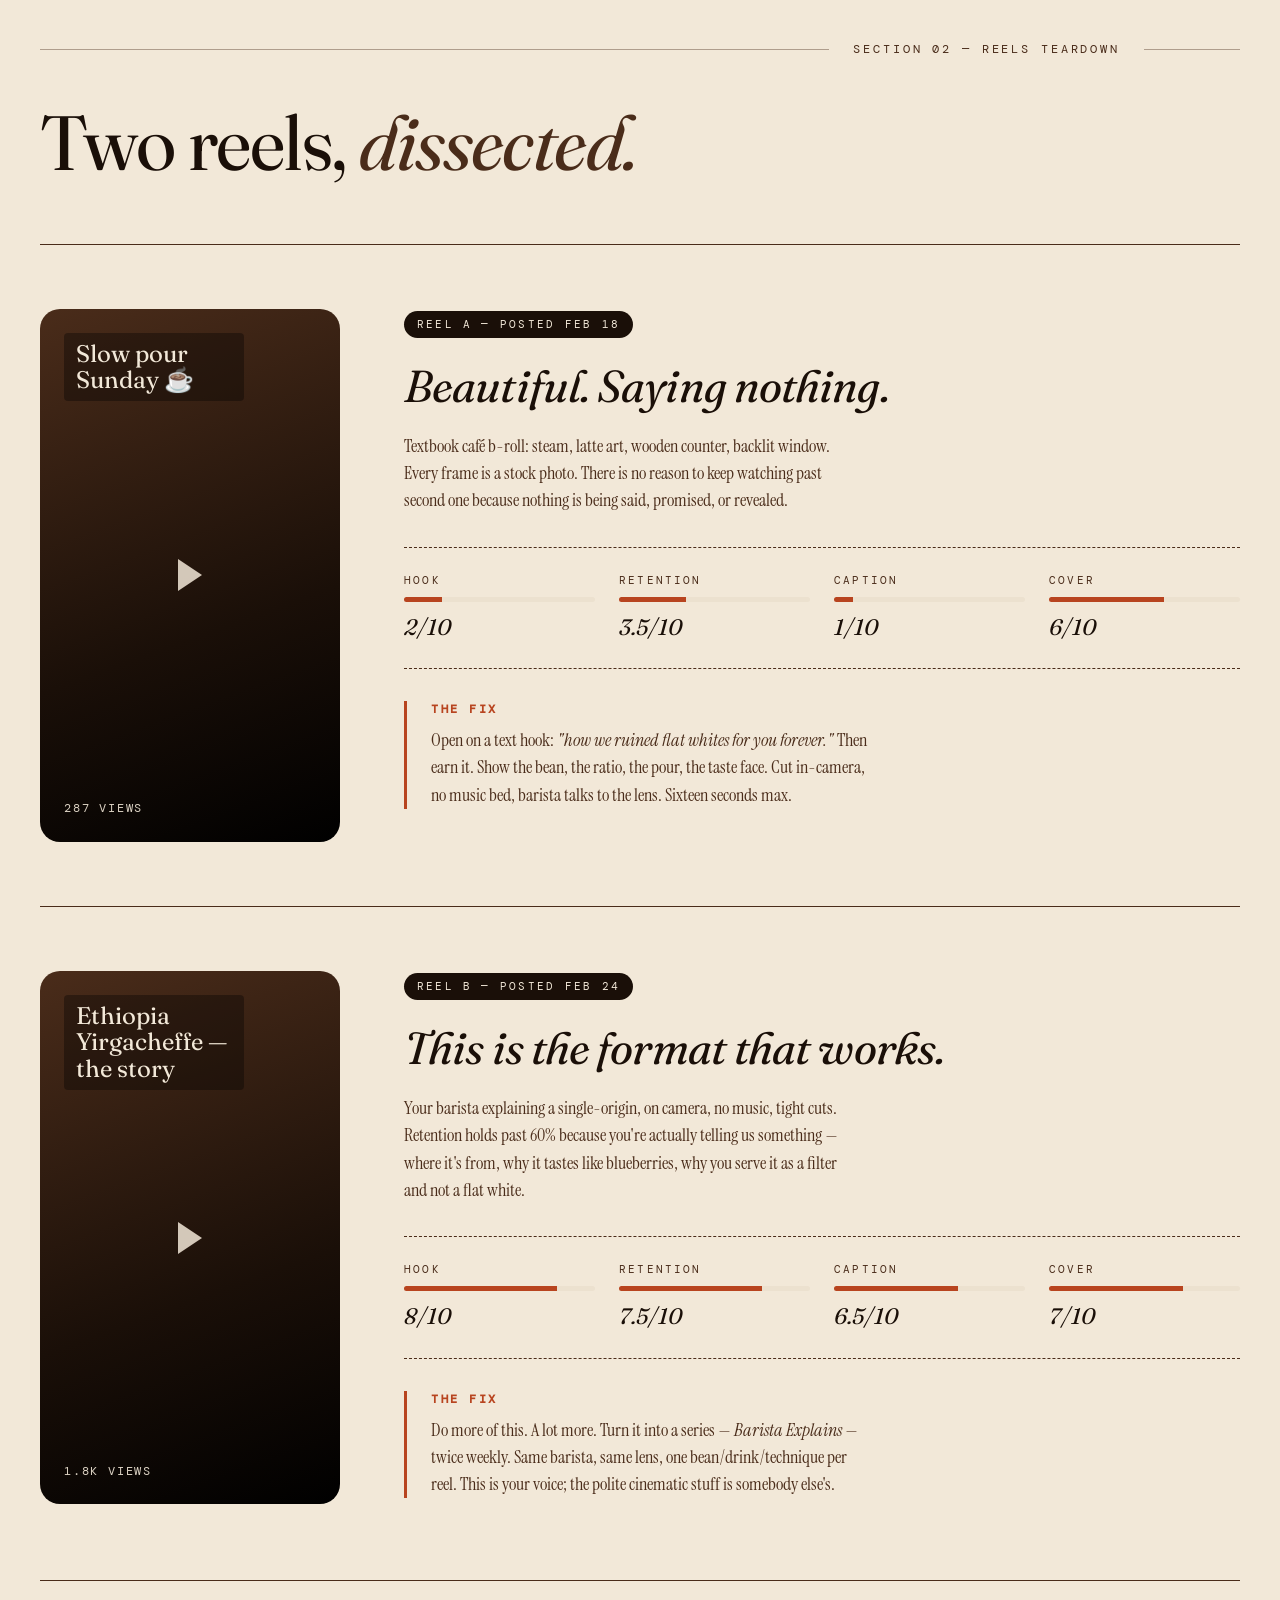
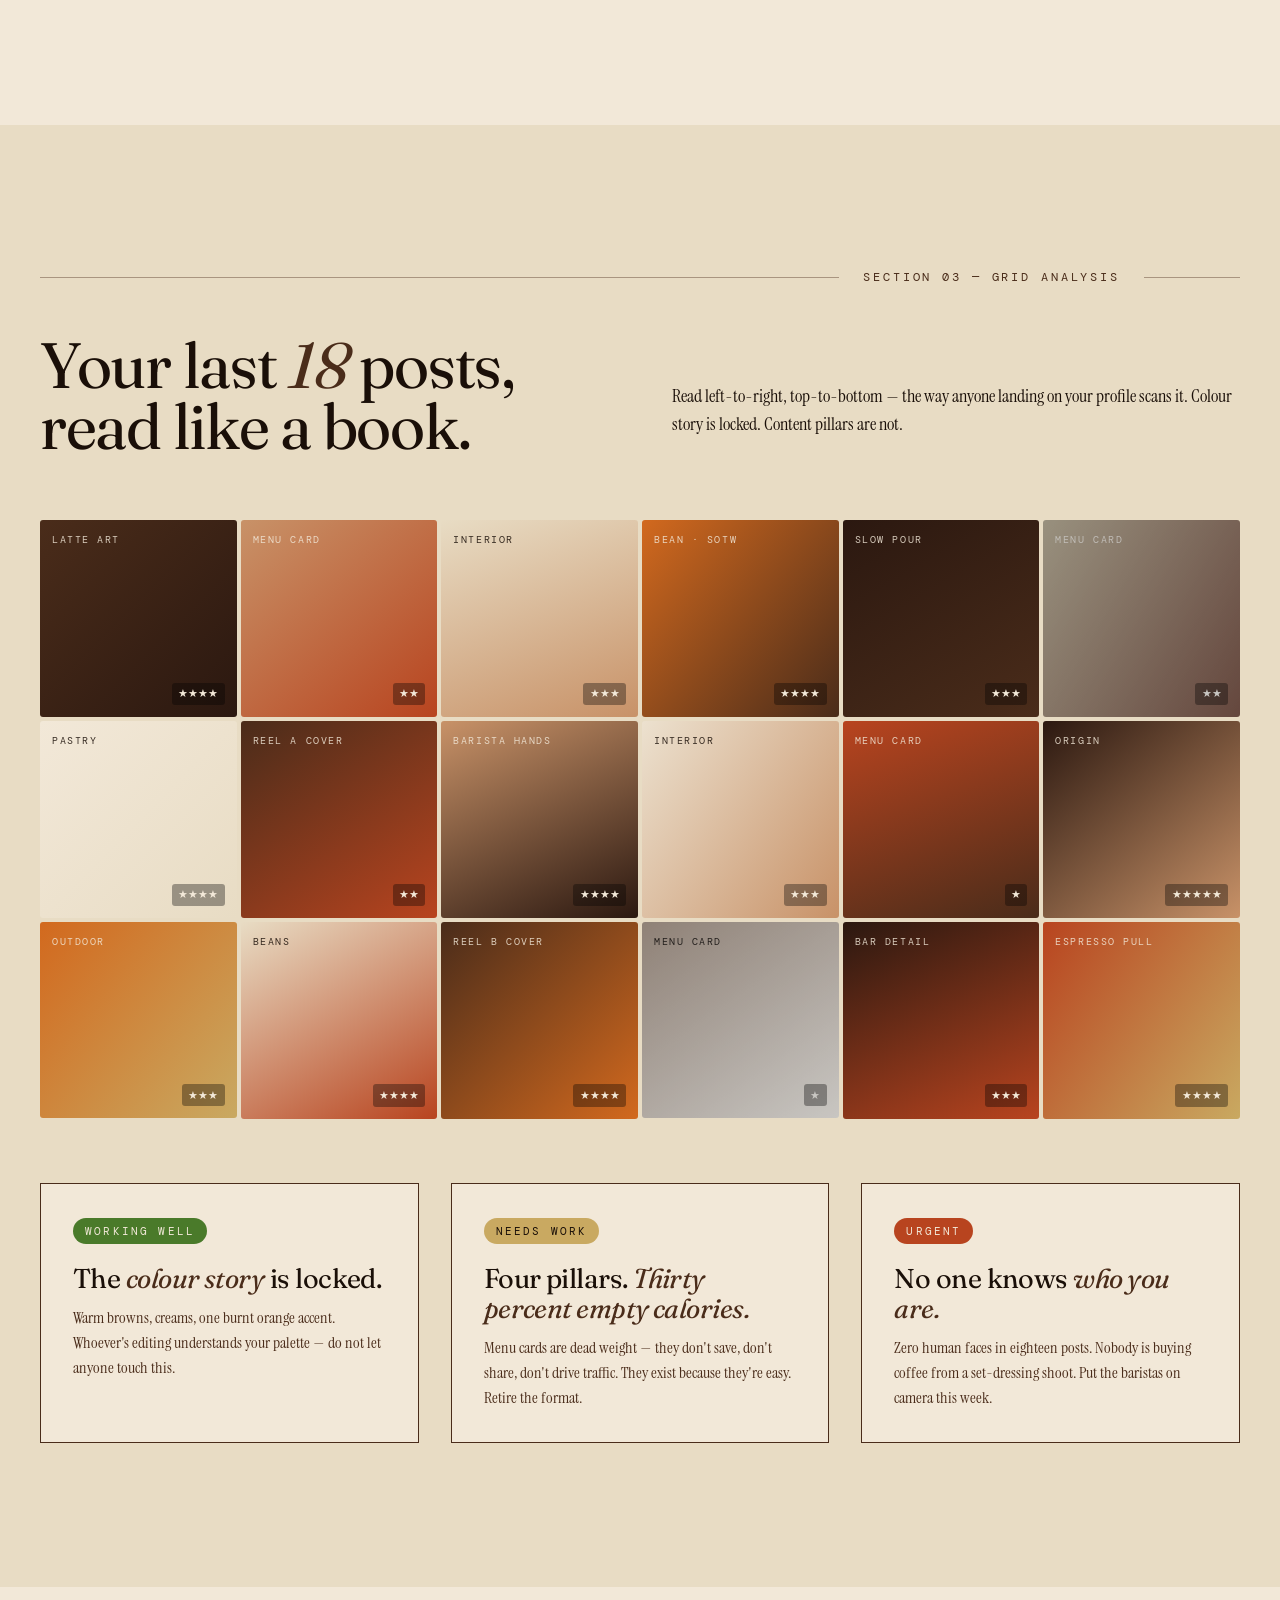
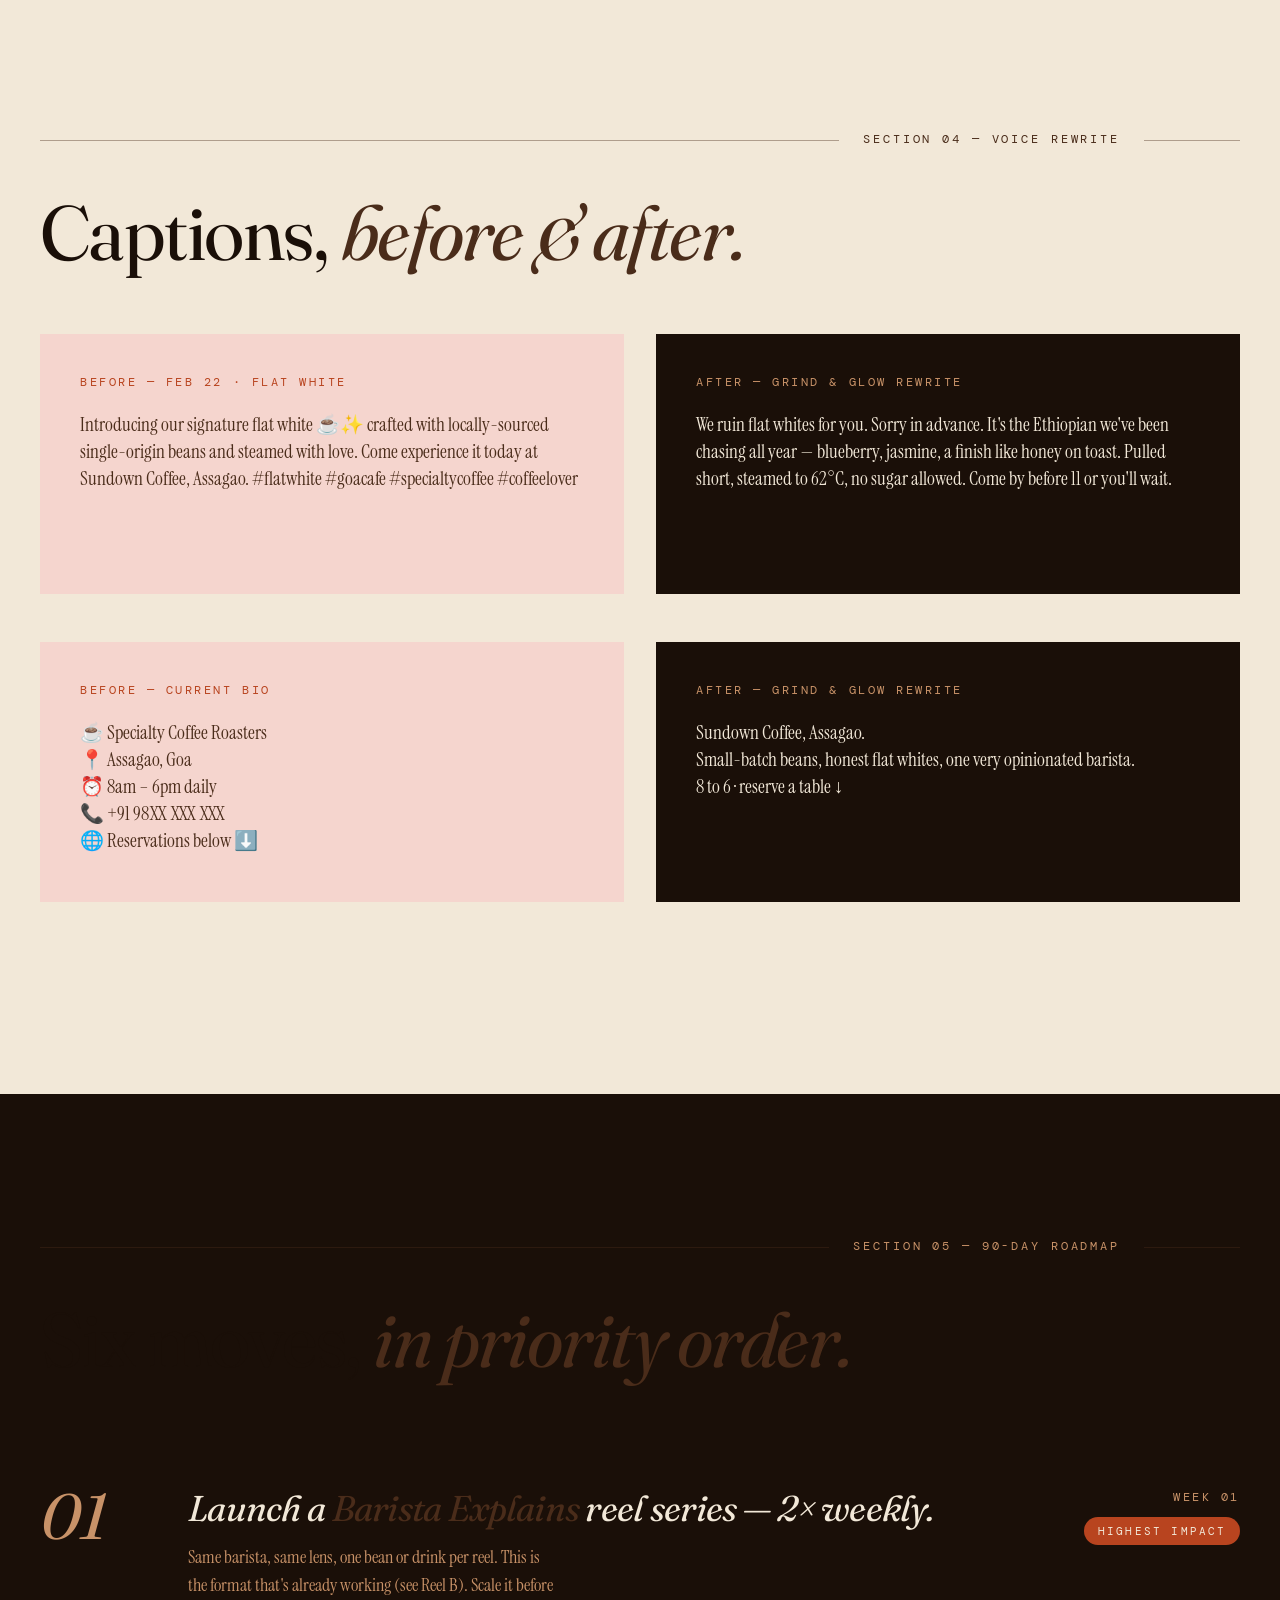
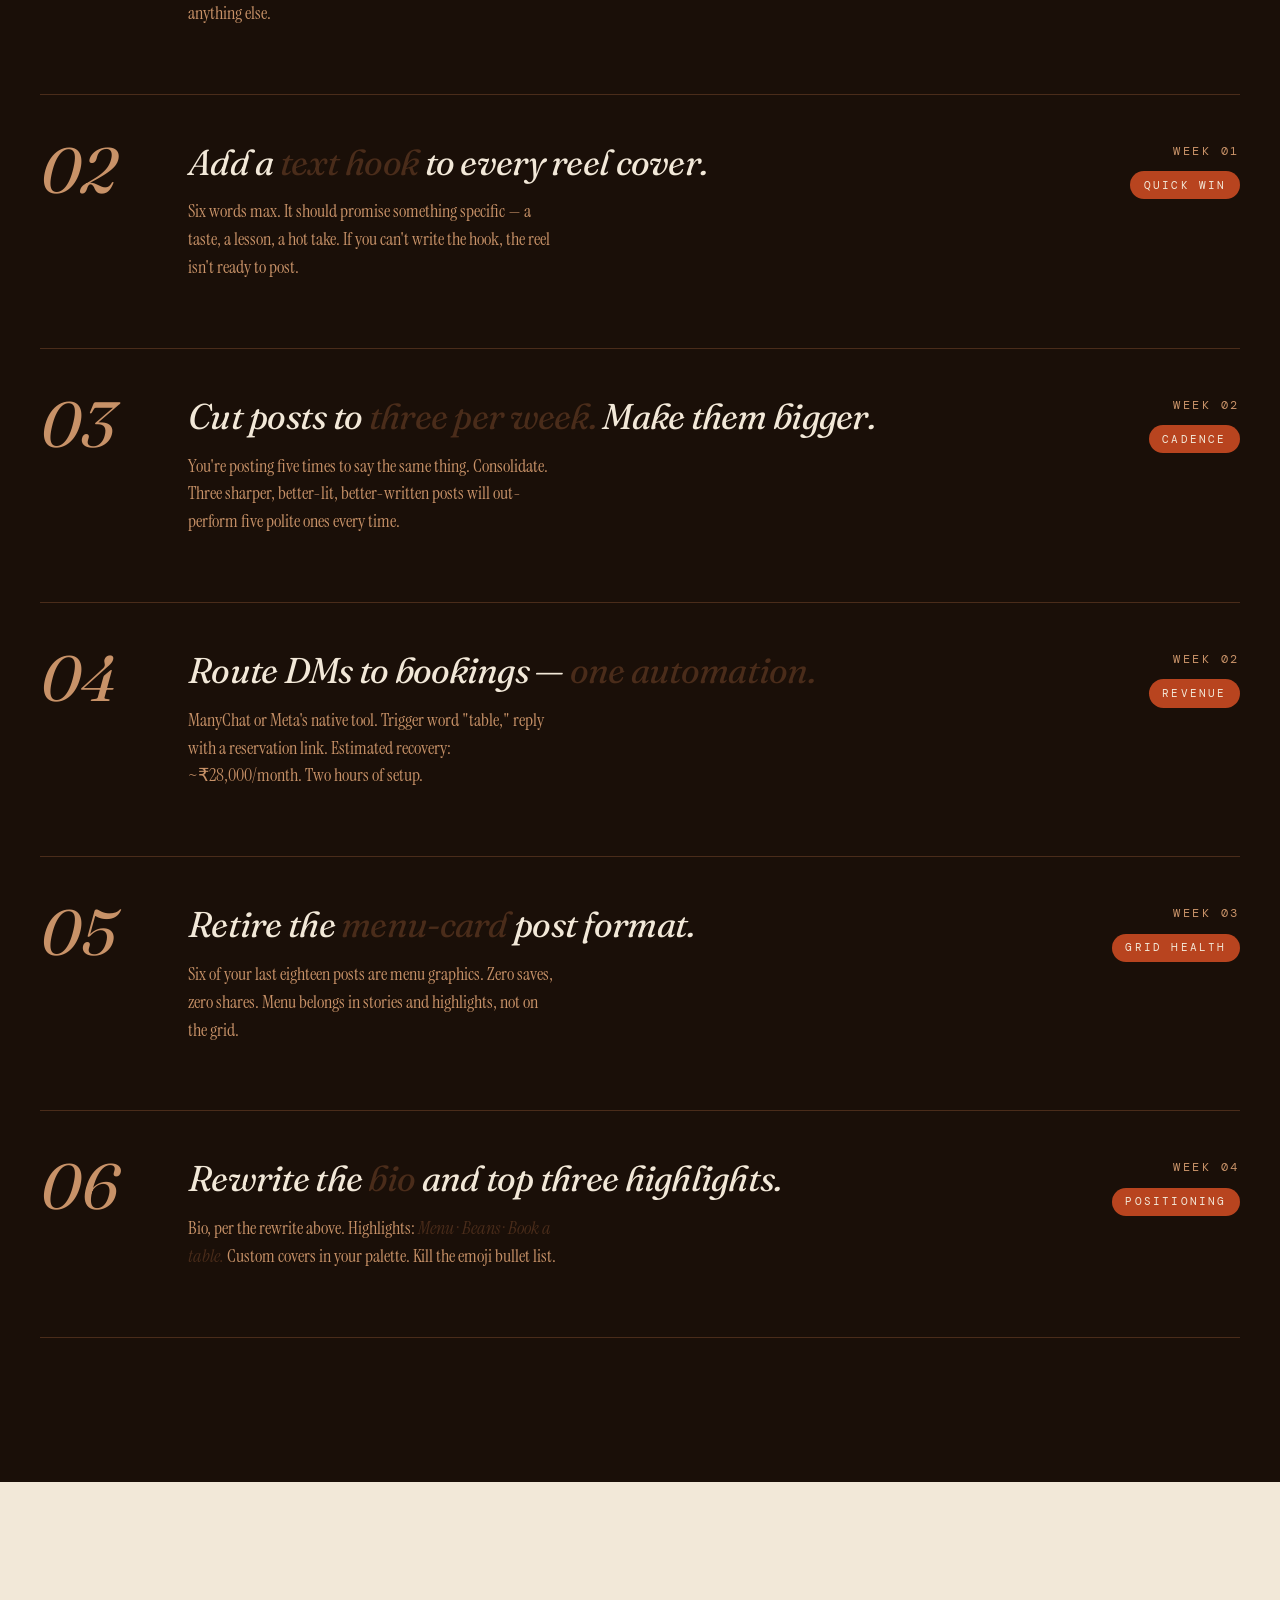
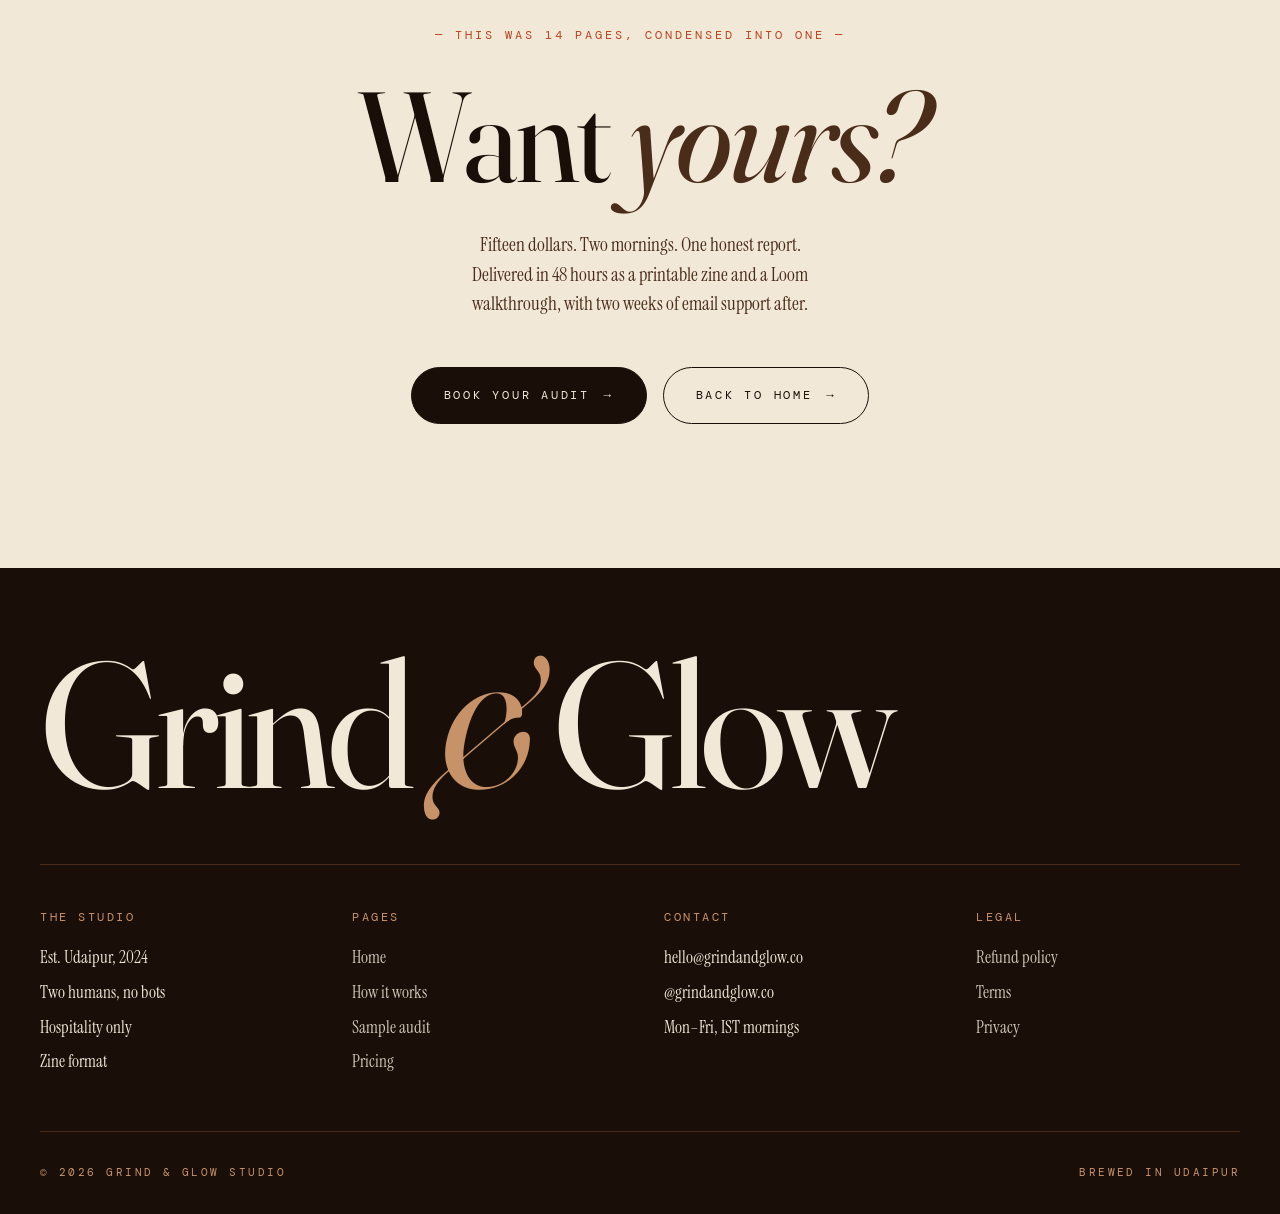
<file: grind-glow/sample-audit.html>
<!DOCTYPE html>
<html lang="en">
<head>
<meta charset="UTF-8" />
<meta name="viewport" content="width=device-width, initial-scale=1.0" />
<title>Sample Audit — Sundown Coffee, Goa · Grind &amp; Glow</title>
<meta name="description" content="A fully worked, 14-page Grind &amp; Glow audit — for the fictional Sundown Coffee in Assagao, Goa. See exactly what $15 buys." />
<link rel="stylesheet" href="css/shared.css" />
<style>
  /* 18 grid cells — varied warm gradients */
  .gc-1  { background: linear-gradient(135deg, #4a2c1a, #2b1810); }
  .gc-2  { background: linear-gradient(140deg, #c89268, #b8441f); }
  .gc-3  { background: linear-gradient(160deg, #e8dcc4, #c89268); color: #1a0f08; }
  .gc-4  { background: linear-gradient(130deg, #d2691e, #4a2c1a); }
  .gc-5  { background: linear-gradient(150deg, #2b1810, #4a2c1a); }
  .gc-6  { background: linear-gradient(120deg, #c9a961, #b8441f); }
  .gc-7  { background: linear-gradient(135deg, #f2e8d8, #e8dcc4); color: #1a0f08; }
  .gc-8  { background: linear-gradient(145deg, #4a2c1a, #b8441f); }
  .gc-9  { background: linear-gradient(155deg, #c89268, #2b1810); }
  .gc-10 { background: linear-gradient(125deg, #ece1cf, #c89268); color: #1a0f08; }
  .gc-11 { background: linear-gradient(160deg, #b8441f, #4a2c1a); }
  .gc-12 { background: linear-gradient(140deg, #2b1810, #c89268); }
  .gc-13 { background: linear-gradient(130deg, #d2691e, #c9a961); }
  .gc-14 { background: linear-gradient(150deg, #e8dcc4, #b8441f); color: #1a0f08; }
  .gc-15 { background: linear-gradient(135deg, #4a2c1a, #d2691e); }
  .gc-16 { background: linear-gradient(145deg, #c89268, #f2e8d8); color: #1a0f08; }
  .gc-17 { background: linear-gradient(155deg, #2b1810, #b8441f); }
  .gc-18 { background: linear-gradient(125deg, #b8441f, #c9a961); }
  .gc--dead { filter: saturate(0.3) brightness(0.85); }
</style>
</head>
<body>

<!-- Nav -->
<nav class="nav">
  <a href="index.html" class="nav__logo" data-cursor="Home">Grind <em>&amp;</em> Glow</a>
  <div class="nav__links">
    <a href="index.html">Home</a>
    <a href="how-it-works.html">How It Works</a>
    <a href="sample-audit.html" class="is-active">Sample Audit</a>
    <a href="how-it-works.html#pricing" class="nav__cta" data-cursor="Book →">Book Audit →</a>
  </div>
</nav>

<!-- Cover -->
<section class="cover">
  <div class="cover__top">
    <span>Grind &amp; Glow · Audit Report</span>
    <span>Confidential — Sample Only</span>
    <span>Pg. 01 / 14</span>
  </div>
  <div class="cover__mast">
    <span class="eyebrow">● Audit №. 086 — Prepared March 2026</span>
    <h1 class="cover__title">Sundown <em>Coffee.</em></h1>
    <p class="cover__subhead">a sample audit, <em>fully worked through.</em></p>
  </div>
  <div class="cover__meta">
    <div class="cover__meta-cell"><span class="label-mono">Handle</span><strong>@sundown.coffee</strong></div>
    <div class="cover__meta-cell"><span class="label-mono">Type</span><strong>Specialty café</strong></div>
    <div class="cover__meta-cell"><span class="label-mono">Location</span><strong>Assagao, Goa</strong></div>
    <div class="cover__meta-cell"><span class="label-mono">Followers</span><strong>8,420</strong></div>
  </div>
</section>

<!-- Marquee -->
<div class="marquee" aria-hidden="true">
  <div class="marquee__track">
    <span class="marquee__item">Reels <span class="sep">✦</span> Grid <span class="sep">✦</span> Voice <span class="sep">✦</span> Roadmap <span class="sep">✦</span></span>
    <span class="marquee__item">Reels <span class="sep">✦</span> Grid <span class="sep">✦</span> Voice <span class="sep">✦</span> Roadmap <span class="sep">✦</span></span>
  </div>
</div>

<!-- Verdict -->
<section class="verdict">
  <div class="wrap verdict__grid">
    <div>
      <h2 class="verdict__score">6.<em>2</em></h2>
      <span class="verdict__score-label">Overall — out of 10</span>
    </div>
    <div class="verdict__right">
      <span class="eyebrow">The verdict, in short</span>
      <h2>Beautiful feed. <em>A little too polite.</em></h2>
      <p>You have a real aesthetic and real product — the flat whites look like flat whites, the light is honest, the grid has a colour story. What you don't have is a voice, a hook, or a reason for anyone in Assagao to pick you over the six other cafés within a five-minute scooter ride.</p>
      <p>Reels are cinematic when they should be conversational. Captions describe the drink instead of the moment. And your bio is doing exactly the wrong job — telling us the address instead of telling us why we should care.</p>
      <div class="verdict__grades">
        <div class="grade-box"><div class="grade-box__letter">B</div><div class="grade-box__label">Grid</div></div>
        <div class="grade-box"><div class="grade-box__letter">C</div><div class="grade-box__label">Reels</div></div>
        <div class="grade-box"><div class="grade-box__letter">D</div><div class="grade-box__label">Voice</div></div>
        <div class="grade-box"><div class="grade-box__letter">B</div><div class="grade-box__label">Bio</div></div>
        <div class="grade-box"><div class="grade-box__letter">C</div><div class="grade-box__label">Stories</div></div>
      </div>
    </div>
  </div>
</section>

<!-- Metrics -->
<section class="section section--paper">
  <div class="wrap">
    <div class="section-label"><span>Section 01 — The numbers</span></div>
    <div class="metrics-head">
      <h2 class="reveal">The data, <em>plainly.</em></h2>
    </div>
    <div class="metrics-grid">
      <div class="metric-card">
        <div class="metric-card__top"><span>/ 01</span><span>Last 90 days</span></div>
        <div class="metric-card__value">412</div>
        <div class="metric-card__name">Reel reach — avg views</div>
        <p class="metric-card__note"><span class="delta delta--down">↓ 38%</span>Bottom third of Goa cafés with similar follower counts. This is your biggest lever.</p>
      </div>
      <div class="metric-card">
        <div class="metric-card__top"><span>/ 02</span><span>Last 30 posts</span></div>
        <div class="metric-card__value">0.9<em>%</em></div>
        <div class="metric-card__name">Save rate</div>
        <p class="metric-card__note"><span class="delta delta--down">↓ Low</span>Below the 2.5% benchmark for specialty cafés. Content isn't giving anyone a reason to save it.</p>
      </div>
      <div class="metric-card">
        <div class="metric-card__top"><span>/ 03</span><span>Last 90 days</span></div>
        <div class="metric-card__value">+214</div>
        <div class="metric-card__name">Follower growth</div>
        <p class="metric-card__note"><span class="delta delta--up">↑ Organic</span>Healthy for your size. Mostly locals and travellers, almost no bots. Don't break what's working.</p>
      </div>
      <div class="metric-card">
        <div class="metric-card__top"><span>/ 04</span><span>Sample of 20 reels</span></div>
        <div class="metric-card__value">4.1<em>/10</em></div>
        <div class="metric-card__name">Hook score</div>
        <p class="metric-card__note"><span class="delta delta--down">↓ 14/20</span>Fourteen reels open on b-roll with no text hook. Nobody knows what they're watching in the first second.</p>
      </div>
      <div class="metric-card">
        <div class="metric-card__top"><span>/ 05</span><span>Last 30 days</span></div>
        <div class="metric-card__value">0<em>%</em></div>
        <div class="metric-card__name">DM → booking</div>
        <p class="metric-card__note"><span class="delta delta--down">↓ Broken</span>Not routing DMs to reservations. Rough estimate: ~₹28,000/month walking straight past you.</p>
      </div>
      <div class="metric-card">
        <div class="metric-card__top"><span>/ 06</span><span>Per week average</span></div>
        <div class="metric-card__value">5.3</div>
        <div class="metric-card__name">Posting cadence</div>
        <p class="metric-card__note"><span class="delta delta--flat">— Over</span>Over-posting. Cut to three. Bigger, sharper, better lit.</p>
      </div>
    </div>
  </div>
</section>

<!-- Reels teardown -->
<section class="section section--cream">
  <div class="wrap">
    <div class="section-label"><span>Section 02 — Reels teardown</span></div>
    <div class="reels-head">
      <h2 class="reveal">Two reels, <em>dissected.</em></h2>
    </div>

    <div class="reel-row">
      <div class="reel-mock">
        <span class="reel-mock__hook">Slow pour Sunday ☕</span>
        <div class="reel-mock__play" aria-hidden="true"></div>
        <span class="reel-mock__views">287 views</span>
      </div>
      <div class="reel-analysis">
        <span class="reel-analysis__tag">Reel A — posted Feb 18</span>
        <h3>Beautiful. Saying nothing.</h3>
        <p>Textbook café b-roll: steam, latte art, wooden counter, backlit window. Every frame is a stock photo. There is no reason to keep watching past second one because nothing is being said, promised, or revealed.</p>
        <div class="reel-scores">
          <div><div class="reel-score__label">Hook</div><div class="reel-score__bar"><span class="reel-score__fill" style="width:20%"></span></div><div class="reel-score__val">2/10</div></div>
          <div><div class="reel-score__label">Retention</div><div class="reel-score__bar"><span class="reel-score__fill" style="width:35%"></span></div><div class="reel-score__val">3.5/10</div></div>
          <div><div class="reel-score__label">Caption</div><div class="reel-score__bar"><span class="reel-score__fill" style="width:10%"></span></div><div class="reel-score__val">1/10</div></div>
          <div><div class="reel-score__label">Cover</div><div class="reel-score__bar"><span class="reel-score__fill" style="width:60%"></span></div><div class="reel-score__val">6/10</div></div>
        </div>
        <div class="reel-fix">
          <strong>The fix</strong>
          <p>Open on a text hook: <em>"how we ruined flat whites for you forever."</em> Then earn it. Show the bean, the ratio, the pour, the taste face. Cut in-camera, no music bed, barista talks to the lens. Sixteen seconds max.</p>
        </div>
      </div>
    </div>

    <div class="reel-row">
      <div class="reel-mock">
        <span class="reel-mock__hook">Ethiopia Yirgacheffe — the story</span>
        <div class="reel-mock__play" aria-hidden="true"></div>
        <span class="reel-mock__views">1.8k views</span>
      </div>
      <div class="reel-analysis">
        <span class="reel-analysis__tag">Reel B — posted Feb 24</span>
        <h3>This is the format that works.</h3>
        <p>Your barista explaining a single-origin, on camera, no music, tight cuts. Retention holds past 60% because you're actually telling us something — where it's from, why it tastes like blueberries, why you serve it as a filter and not a flat white.</p>
        <div class="reel-scores">
          <div><div class="reel-score__label">Hook</div><div class="reel-score__bar"><span class="reel-score__fill" style="width:80%"></span></div><div class="reel-score__val">8/10</div></div>
          <div><div class="reel-score__label">Retention</div><div class="reel-score__bar"><span class="reel-score__fill" style="width:75%"></span></div><div class="reel-score__val">7.5/10</div></div>
          <div><div class="reel-score__label">Caption</div><div class="reel-score__bar"><span class="reel-score__fill" style="width:65%"></span></div><div class="reel-score__val">6.5/10</div></div>
          <div><div class="reel-score__label">Cover</div><div class="reel-score__bar"><span class="reel-score__fill" style="width:70%"></span></div><div class="reel-score__val">7/10</div></div>
        </div>
        <div class="reel-fix">
          <strong>The fix</strong>
          <p>Do more of this. A lot more. Turn it into a series — <em>Barista Explains</em> — twice weekly. Same barista, same lens, one bean/drink/technique per reel. This is your voice; the polite cinematic stuff is somebody else's.</p>
        </div>
      </div>
    </div>
  </div>
</section>

<!-- Grid analysis -->
<section class="section section--paper">
  <div class="wrap">
    <div class="section-label"><span>Section 03 — Grid analysis</span></div>
    <div class="grid-head">
      <h2 class="reveal">Your last <em>18</em> posts, read like a book.</h2>
      <p>Read left-to-right, top-to-bottom — the way anyone landing on your profile scans it. Colour story is locked. Content pillars are not.</p>
    </div>
    <div class="grid-18">
      <div class="grid-cell gc-1"  data-cursor="Latte art"><span class="grid-cell__label">Latte art</span><span class="grid-cell__stars">★★★★</span></div>
      <div class="grid-cell gc-2"  data-cursor="Menu card · dead"><span class="grid-cell__label">Menu card</span><span class="grid-cell__stars">★★</span></div>
      <div class="grid-cell gc-3"  data-cursor="Interior"><span class="grid-cell__label">Interior</span><span class="grid-cell__stars">★★★</span></div>
      <div class="grid-cell gc-4"  data-cursor="Bean of the week"><span class="grid-cell__label">Bean · SOTW</span><span class="grid-cell__stars">★★★★</span></div>
      <div class="grid-cell gc-5"  data-cursor="Slow pour"><span class="grid-cell__label">Slow pour</span><span class="grid-cell__stars">★★★</span></div>
      <div class="grid-cell gc-6 gc--dead" data-cursor="Menu card · dead"><span class="grid-cell__label">Menu card</span><span class="grid-cell__stars">★★</span></div>
      <div class="grid-cell gc-7"  data-cursor="Pastry hero"><span class="grid-cell__label">Pastry</span><span class="grid-cell__stars">★★★★</span></div>
      <div class="grid-cell gc-8"  data-cursor="Reel cover A"><span class="grid-cell__label">Reel A cover</span><span class="grid-cell__stars">★★</span></div>
      <div class="grid-cell gc-9"  data-cursor="Barista hands"><span class="grid-cell__label">Barista hands</span><span class="grid-cell__stars">★★★★</span></div>
      <div class="grid-cell gc-10" data-cursor="Interior wide"><span class="grid-cell__label">Interior</span><span class="grid-cell__stars">★★★</span></div>
      <div class="grid-cell gc-11" data-cursor="Menu card · dead"><span class="grid-cell__label">Menu card</span><span class="grid-cell__stars">★</span></div>
      <div class="grid-cell gc-12" data-cursor="Origin story"><span class="grid-cell__label">Origin</span><span class="grid-cell__stars">★★★★★</span></div>
      <div class="grid-cell gc-13" data-cursor="Sunset outdoor"><span class="grid-cell__label">Outdoor</span><span class="grid-cell__stars">★★★</span></div>
      <div class="grid-cell gc-14" data-cursor="Beans macro"><span class="grid-cell__label">Beans</span><span class="grid-cell__stars">★★★★</span></div>
      <div class="grid-cell gc-15" data-cursor="Reel cover B"><span class="grid-cell__label">Reel B cover</span><span class="grid-cell__stars">★★★★</span></div>
      <div class="grid-cell gc-16 gc--dead" data-cursor="Menu card · dead"><span class="grid-cell__label">Menu card</span><span class="grid-cell__stars">★</span></div>
      <div class="grid-cell gc-17" data-cursor="Bar detail"><span class="grid-cell__label">Bar detail</span><span class="grid-cell__stars">★★★</span></div>
      <div class="grid-cell gc-18" data-cursor="Espresso pull"><span class="grid-cell__label">Espresso pull</span><span class="grid-cell__stars">★★★★</span></div>
    </div>
    <div class="grid-notes">
      <div class="note-card note-card--green">
        <span class="note-card__pill">Working well</span>
        <h4>The <em>colour story</em> is locked.</h4>
        <p>Warm browns, creams, one burnt orange accent. Whoever's editing understands your palette — do not let anyone touch this.</p>
      </div>
      <div class="note-card note-card--amber">
        <span class="note-card__pill">Needs work</span>
        <h4>Four pillars. <em>Thirty percent empty calories.</em></h4>
        <p>Menu cards are dead weight — they don't save, don't share, don't drive traffic. They exist because they're easy. Retire the format.</p>
      </div>
      <div class="note-card note-card--red">
        <span class="note-card__pill">Urgent</span>
        <h4>No one knows <em>who you are.</em></h4>
        <p>Zero human faces in eighteen posts. Nobody is buying coffee from a set-dressing shoot. Put the baristas on camera this week.</p>
      </div>
    </div>
  </div>
</section>

<!-- Voice rewrite -->
<section class="section section--cream">
  <div class="wrap">
    <div class="section-label"><span>Section 04 — Voice rewrite</span></div>
    <div class="voice-head">
      <h2 class="reveal">Captions, <em>before &amp; after.</em></h2>
    </div>

    <div class="voice-pair">
      <div class="voice-panel voice-panel--before">
        <span class="voice-panel__label">Before — Feb 22 · flat white</span>
        <p>Introducing our signature flat white ☕✨ crafted with locally-sourced single-origin beans and steamed with love. Come experience it today at Sundown Coffee, Assagao. #flatwhite #goacafe #specialtycoffee #coffeelover</p>
      </div>
      <div class="voice-panel voice-panel--after">
        <span class="voice-panel__label">After — Grind &amp; Glow rewrite</span>
        <p>We ruin flat whites for you. Sorry in advance. It's the Ethiopian we've been chasing all year — blueberry, jasmine, a finish like honey on toast. Pulled short, steamed to 62°C, no sugar allowed. Come by before 11 or you'll wait.</p>
      </div>
    </div>

    <div class="voice-pair">
      <div class="voice-panel voice-panel--before">
        <span class="voice-panel__label">Before — current bio</span>
        <p>☕ Specialty Coffee Roasters<br />📍 Assagao, Goa<br />⏰ 8am – 6pm daily<br />📞 +91 98XX XXX XXX<br />🌐 Reservations below ⬇️</p>
      </div>
      <div class="voice-panel voice-panel--after">
        <span class="voice-panel__label">After — Grind &amp; Glow rewrite</span>
        <p>Sundown Coffee, Assagao.<br />Small-batch beans, honest flat whites, one very opinionated barista.<br />8 to 6 · reserve a table ↓</p>
      </div>
    </div>
  </div>
</section>

<!-- Roadmap -->
<section class="roadmap">
  <div class="wrap">
    <div class="section-label" style="color: var(--crema)"><span>Section 05 — 90-day roadmap</span></div>
    <h2 class="reveal">Six moves, <em>in priority order.</em></h2>

    <div class="roadmap-row">
      <div class="roadmap-row__num">01</div>
      <div>
        <h3>Launch a <em>Barista Explains</em> reel series — 2× weekly.</h3>
        <p>Same barista, same lens, one bean or drink per reel. This is the format that's already working (see Reel B). Scale it before anything else.</p>
      </div>
      <div class="roadmap-row__tags">
        <span class="roadmap-row__week">Week 01</span>
        <span class="roadmap-row__pill">Highest impact</span>
      </div>
    </div>

    <div class="roadmap-row">
      <div class="roadmap-row__num">02</div>
      <div>
        <h3>Add a <em>text hook</em> to every reel cover.</h3>
        <p>Six words max. It should promise something specific — a taste, a lesson, a hot take. If you can't write the hook, the reel isn't ready to post.</p>
      </div>
      <div class="roadmap-row__tags">
        <span class="roadmap-row__week">Week 01</span>
        <span class="roadmap-row__pill">Quick win</span>
      </div>
    </div>

    <div class="roadmap-row">
      <div class="roadmap-row__num">03</div>
      <div>
        <h3>Cut posts to <em>three per week.</em> Make them bigger.</h3>
        <p>You're posting five times to say the same thing. Consolidate. Three sharper, better-lit, better-written posts will out-perform five polite ones every time.</p>
      </div>
      <div class="roadmap-row__tags">
        <span class="roadmap-row__week">Week 02</span>
        <span class="roadmap-row__pill">Cadence</span>
      </div>
    </div>

    <div class="roadmap-row">
      <div class="roadmap-row__num">04</div>
      <div>
        <h3>Route DMs to bookings — <em>one automation.</em></h3>
        <p>ManyChat or Meta's native tool. Trigger word "table," reply with a reservation link. Estimated recovery: ~₹28,000/month. Two hours of setup.</p>
      </div>
      <div class="roadmap-row__tags">
        <span class="roadmap-row__week">Week 02</span>
        <span class="roadmap-row__pill">Revenue</span>
      </div>
    </div>

    <div class="roadmap-row">
      <div class="roadmap-row__num">05</div>
      <div>
        <h3>Retire the <em>menu-card</em> post format.</h3>
        <p>Six of your last eighteen posts are menu graphics. Zero saves, zero shares. Menu belongs in stories and highlights, not on the grid.</p>
      </div>
      <div class="roadmap-row__tags">
        <span class="roadmap-row__week">Week 03</span>
        <span class="roadmap-row__pill">Grid health</span>
      </div>
    </div>

    <div class="roadmap-row">
      <div class="roadmap-row__num">06</div>
      <div>
        <h3>Rewrite the <em>bio</em> and top three highlights.</h3>
        <p>Bio, per the rewrite above. Highlights: <em>Menu · Beans · Book a table.</em> Custom covers in your palette. Kill the emoji bullet list.</p>
      </div>
      <div class="roadmap-row__tags">
        <span class="roadmap-row__week">Week 04</span>
        <span class="roadmap-row__pill">Positioning</span>
      </div>
    </div>
  </div>
</section>

<!-- End CTA -->
<section class="end-cta">
  <div class="wrap">
    <div class="end-cta__lead">— This was 14 pages, condensed into one —</div>
    <h2 class="reveal">Want <em>yours?</em></h2>
    <p>Fifteen dollars. Two mornings. One honest report. Delivered in 48 hours as a printable zine and a Loom walkthrough, with two weeks of email support after.</p>
    <div class="bigcta__row">
      <a class="btn" href="how-it-works.html#pricing" data-cursor="Fifteen bucks">
        <span>Book your audit</span>
        <span class="btn__arrow" aria-hidden="true">→</span>
      </a>
      <a class="btn btn--ghost" href="index.html" data-cursor="Home">
        <span>Back to home</span>
        <span class="btn__arrow" aria-hidden="true">→</span>
      </a>
    </div>
  </div>
</section>

<!-- Footer -->
<footer class="footer">
  <div class="wrap">
    <div class="footer__wordmark">Grind <em>&amp;</em> Glow</div>
    <div class="footer__grid">
      <div class="footer__col">
        <h4>The Studio</h4>
        <ul>
          <li>Est. Udaipur, 2024</li>
          <li>Two humans, no bots</li>
          <li>Hospitality only</li>
          <li>Zine format</li>
        </ul>
      </div>
      <div class="footer__col">
        <h4>Pages</h4>
        <ul>
          <li><a href="index.html">Home</a></li>
          <li><a href="how-it-works.html">How it works</a></li>
          <li><a href="sample-audit.html">Sample audit</a></li>
          <li><a href="how-it-works.html#pricing">Pricing</a></li>
        </ul>
      </div>
      <div class="footer__col">
        <h4>Contact</h4>
        <ul>
          <li>hello@grindandglow.co</li>
          <li>@grindandglow.co</li>
          <li>Mon–Fri, IST mornings</li>
        </ul>
      </div>
      <div class="footer__col">
        <h4>Legal</h4>
        <ul>
          <li><a href="#">Refund policy</a></li>
          <li><a href="#">Terms</a></li>
          <li><a href="#">Privacy</a></li>
        </ul>
      </div>
    </div>
    <div class="footer__bottom">
      <span>© 2026 Grind &amp; Glow Studio</span>
      <span>Brewed in Udaipur</span>
    </div>
  </div>
</footer>

<script src="js/shared.js"></script>
</body>
</html>
</file>
<file: css/shared.css>
/* ============================================
   Grind & Glow — shared styles
   Warm-espresso editorial aesthetic
   ============================================ */

:root {
  --cream: #f2e8d8;
  --paper: #e8dcc4;
  --espresso: #1a0f08;
  --coffee: #2b1810;
  --mocha: #4a2c1a;
  --crema: #c89268;
  --burnt: #d2691e;
  --ember: #b8441f;

  --display: "Fraunces", Georgia, serif;
  --body: "Instrument Serif", Georgia, serif;
  --mono: "DM Mono", "Courier New", monospace;

  --gutter: clamp(1.25rem, 3.5vw, 3rem);
  --max: 1440px;
  --radius: 4px;

  --ease-out: cubic-bezier(0.22, 1, 0.36, 1);
  --ease-in-out: cubic-bezier(0.76, 0, 0.24, 1);
}

*, *::before, *::after {
  box-sizing: border-box;
  margin: 0;
  padding: 0;
}

html {
  scroll-behavior: smooth;
  -webkit-text-size-adjust: 100%;
}

body {
  font-family: var(--body);
  background: var(--cream);
  color: var(--espresso);
  font-size: clamp(1.0625rem, 1.1vw, 1.1875rem);
  line-height: 1.55;
  overflow-x: hidden;
  font-feature-settings: "liga", "kern";
  position: relative;
}

/* Grain overlay */
body::before {
  content: "";
  position: fixed;
  inset: 0;
  pointer-events: none;
  z-index: 1000;
  opacity: 0.12;
  mix-blend-mode: multiply;
  background-image: url("data:image/svg+xml;utf8,<svg xmlns='http://www.w3.org/2000/svg' viewBox='0 0 400 400'><filter id='n'><feTurbulence type='fractalNoise' baseFrequency='0.9' numOctaves='2' stitchTiles='stitch'/><feColorMatrix values='0 0 0 0 0 0 0 0 0 0 0 0 0 0 0 0 0 0 0.9 0'/></filter><rect width='100%' height='100%' filter='url(%23n)'/></svg>");
}

img, svg { display: block; max-width: 100%; }
button { font: inherit; cursor: pointer; border: none; background: none; color: inherit; }
a { color: inherit; text-decoration: none; }

/* ============================================
   Typography
   ============================================ */

h1, h2, h3, h4, h5 {
  font-family: var(--display);
  font-weight: 400;
  letter-spacing: -0.02em;
  line-height: 0.98;
  color: var(--espresso);
  font-variation-settings: "opsz" 144, "SOFT" 50;
}

h1 {
  font-size: clamp(3rem, 9vw, 8.5rem);
  font-style: italic;
  font-variation-settings: "opsz" 144, "SOFT" 100;
}

h2 {
  font-size: clamp(2.25rem, 5.5vw, 5rem);
}

h3 {
  font-size: clamp(1.5rem, 2.5vw, 2.25rem);
}

.eyebrow {
  font-family: var(--mono);
  font-size: 0.75rem;
  text-transform: uppercase;
  letter-spacing: 0.18em;
  color: var(--mocha);
  font-weight: 400;
}

.serif-italic { font-style: italic; }
.accent { color: var(--ember); font-style: italic; }
.crema-text { color: var(--crema); }

p.lead {
  font-size: clamp(1.25rem, 1.75vw, 1.6875rem);
  line-height: 1.45;
  max-width: 52ch;
}

.fine {
  font-family: var(--mono);
  font-size: 0.7rem;
  letter-spacing: 0.15em;
  text-transform: uppercase;
  color: var(--mocha);
}

/* ============================================
   Layout
   ============================================ */

.container {
  width: 100%;
  max-width: var(--max);
  margin: 0 auto;
  padding-inline: var(--gutter);
}

.section {
  padding-block: clamp(5rem, 10vw, 9rem);
  position: relative;
}

.section--tight { padding-block: clamp(3rem, 6vw, 5.5rem); }

.section--dark {
  background: var(--espresso);
  color: var(--cream);
}
.section--dark h1,
.section--dark h2,
.section--dark h3 { color: var(--cream); }
.section--dark .eyebrow,
.section--dark .fine { color: var(--crema); }

.section--paper { background: var(--paper); }

.divider {
  height: 1px;
  background: var(--mocha);
  opacity: 0.2;
  margin-block: 1rem;
}

/* ============================================
   Navigation
   ============================================ */

.nav {
  position: fixed;
  top: 0; left: 0; right: 0;
  z-index: 100;
  padding: 1.25rem var(--gutter);
  display: flex;
  align-items: center;
  justify-content: space-between;
  mix-blend-mode: difference;
  color: var(--cream);
}

.nav a { color: var(--cream); }

.nav__logo {
  font-family: var(--display);
  font-style: italic;
  font-size: 1.5rem;
  letter-spacing: -0.02em;
  display: flex;
  align-items: center;
  gap: 0.5rem;
}

.nav__logo-dot {
  width: 8px; height: 8px;
  border-radius: 50%;
  background: var(--burnt);
  display: inline-block;
}

.nav__links {
  display: flex;
  gap: clamp(1rem, 3vw, 2.5rem);
  align-items: center;
}

.nav__link {
  font-family: var(--mono);
  font-size: 0.75rem;
  text-transform: uppercase;
  letter-spacing: 0.15em;
  position: relative;
  padding: 0.25rem 0;
}

.nav__link::after {
  content: "";
  position: absolute;
  left: 0; right: 0; bottom: -2px;
  height: 1px;
  background: currentColor;
  transform: scaleX(0);
  transform-origin: left;
  transition: transform 0.4s var(--ease-out);
}

.nav__link:hover::after,
.nav__link.is-active::after { transform: scaleX(1); }

.nav__cta {
  padding: 0.65rem 1.25rem;
  border: 1px solid currentColor;
  border-radius: 999px;
  font-family: var(--mono);
  font-size: 0.7rem;
  text-transform: uppercase;
  letter-spacing: 0.15em;
  transition: background 0.3s, color 0.3s;
}

.nav__cta:hover {
  background: var(--cream);
  color: var(--espresso);
}

@media (max-width: 700px) {
  .nav__links .nav__link:not(.nav__link--key) { display: none; }
}

/* ============================================
   Buttons
   ============================================ */

.btn {
  display: inline-flex;
  align-items: center;
  gap: 0.75rem;
  padding: 1rem 1.75rem;
  border-radius: 999px;
  font-family: var(--mono);
  font-size: 0.8rem;
  text-transform: uppercase;
  letter-spacing: 0.15em;
  transition: transform 0.3s var(--ease-out), background 0.3s, color 0.3s;
  position: relative;
  overflow: hidden;
  isolation: isolate;
}

.btn--primary {
  background: var(--espresso);
  color: var(--cream);
}

.btn--primary:hover {
  background: var(--ember);
  transform: translateY(-2px);
}

.btn--ghost {
  background: transparent;
  color: var(--espresso);
  border: 1px solid var(--espresso);
}

.btn--ghost:hover {
  background: var(--espresso);
  color: var(--cream);
}

.btn--large {
  padding: 1.25rem 2.25rem;
  font-size: 0.875rem;
}

.btn__arrow {
  transition: transform 0.3s var(--ease-out);
}
.btn:hover .btn__arrow { transform: translateX(4px); }

/* ============================================
   Custom cursor
   ============================================ */

.cursor-dot, .cursor-ring {
  position: fixed;
  top: 0; left: 0;
  pointer-events: none;
  z-index: 9999;
  border-radius: 50%;
  mix-blend-mode: difference;
  transform: translate3d(-50%, -50%, 0);
  will-change: transform;
}

.cursor-dot {
  width: 6px; height: 6px;
  background: var(--cream);
}

.cursor-ring {
  width: 36px; height: 36px;
  border: 1px solid var(--cream);
  transition: width 0.3s var(--ease-out), height 0.3s var(--ease-out),
              background 0.3s, border-color 0.3s;
}

.cursor-ring.is-hover {
  width: 64px; height: 64px;
  background: var(--cream);
  mix-blend-mode: difference;
}

.cursor-ring.is-label {
  width: auto; height: auto;
  padding: 0.4rem 0.9rem;
  border-radius: 999px;
  background: var(--ember);
  border-color: var(--ember);
  mix-blend-mode: normal;
  color: var(--cream);
  font-family: var(--mono);
  font-size: 0.65rem;
  letter-spacing: 0.12em;
  text-transform: uppercase;
  white-space: nowrap;
  display: flex;
  align-items: center;
}

@media (hover: none), (pointer: coarse) {
  .cursor-dot, .cursor-ring { display: none; }
  body { cursor: auto; }
}

body { cursor: none; }
button, a, input, [data-cursor] { cursor: none; }

/* ============================================
   Reveals & split text
   ============================================ */

.reveal {
  opacity: 0;
  transform: translateY(28px);
  transition: opacity 0.9s var(--ease-out), transform 0.9s var(--ease-out);
}
.reveal.is-in { opacity: 1; transform: none; }

[data-split] .word {
  display: inline-block;
  overflow: hidden;
  vertical-align: baseline;
}
[data-split] .word > span {
  display: inline-block;
  transform: translateY(110%);
  transition: transform 0.8s var(--ease-out);
}
[data-split].is-in .word > span { transform: none; }

[data-split] .word + .word { margin-left: 0.2em; }

/* Stagger helper */
.reveal--delay-1 { transition-delay: 0.1s; }
.reveal--delay-2 { transition-delay: 0.2s; }
.reveal--delay-3 { transition-delay: 0.3s; }
.reveal--delay-4 { transition-delay: 0.4s; }

/* ============================================
   Marquee
   ============================================ */

.marquee {
  overflow: hidden;
  padding-block: clamp(2rem, 4vw, 3.5rem);
  border-block: 1px solid rgba(26, 15, 8, 0.15);
  background: var(--paper);
}

.section--dark .marquee {
  background: var(--coffee);
  border-color: rgba(242, 232, 216, 0.12);
}

.marquee__track {
  display: flex;
  gap: 3rem;
  animation: marquee 38s linear infinite;
  width: max-content;
  align-items: center;
}

.marquee__item {
  font-family: var(--display);
  font-style: italic;
  font-size: clamp(2.5rem, 6vw, 5rem);
  color: var(--espresso);
  display: inline-flex;
  align-items: center;
  gap: 3rem;
  white-space: nowrap;
}
.section--dark .marquee__item { color: var(--cream); }

.marquee__star {
  color: var(--burnt);
  font-style: normal;
  font-size: 0.6em;
  animation: spin 12s linear infinite;
  display: inline-block;
}

@keyframes marquee {
  from { transform: translateX(0); }
  to   { transform: translateX(-50%); }
}

@keyframes spin {
  to { transform: rotate(360deg); }
}

/* ============================================
   Footer
   ============================================ */

.footer {
  background: var(--espresso);
  color: var(--cream);
  padding: clamp(4rem, 7vw, 6rem) var(--gutter) 2rem;
}

.footer__top {
  display: grid;
  grid-template-columns: 2fr 1fr 1fr 1fr;
  gap: 3rem;
  padding-bottom: 4rem;
  border-bottom: 1px solid rgba(242, 232, 216, 0.15);
}

@media (max-width: 800px) {
  .footer__top { grid-template-columns: 1fr 1fr; }
}

.footer__logo {
  font-family: var(--display);
  font-style: italic;
  font-size: clamp(3rem, 5vw, 4.5rem);
  letter-spacing: -0.02em;
  line-height: 1;
  margin-bottom: 1rem;
}

.footer__tag {
  font-family: var(--body);
  font-style: italic;
  color: var(--crema);
  max-width: 30ch;
}

.footer__col h4 {
  font-family: var(--mono);
  font-size: 0.72rem;
  text-transform: uppercase;
  letter-spacing: 0.18em;
  color: var(--crema);
  margin-bottom: 1.25rem;
}

.footer__col ul {
  list-style: none;
  display: flex;
  flex-direction: column;
  gap: 0.75rem;
}

.footer__col a {
  color: var(--cream);
  font-family: var(--body);
  font-size: 1.0625rem;
  transition: color 0.3s;
}
.footer__col a:hover { color: var(--burnt); }

.footer__bottom {
  padding-top: 2rem;
  display: flex;
  justify-content: space-between;
  align-items: center;
  flex-wrap: wrap;
  gap: 1rem;
  font-family: var(--mono);
  font-size: 0.7rem;
  text-transform: uppercase;
  letter-spacing: 0.15em;
  color: var(--crema);
}

/* ============================================
   Utilities
   ============================================ */

.text-center { text-align: center; }
.mx-auto { margin-inline: auto; }
.max-prose { max-width: 58ch; }

.grid { display: grid; }
.flex { display: flex; }
.gap-sm { gap: 1rem; }
.gap-md { gap: 2rem; }
.gap-lg { gap: 3rem; }

.mt-1 { margin-top: 0.5rem; }
.mt-2 { margin-top: 1rem; }
.mt-3 { margin-top: 1.5rem; }
.mt-4 { margin-top: 2rem; }
.mt-6 { margin-top: 3rem; }
.mt-8 { margin-top: 4rem; }

.pill {
  display: inline-flex;
  align-items: center;
  gap: 0.5rem;
  padding: 0.35rem 0.85rem;
  border: 1px solid var(--mocha);
  border-radius: 999px;
  font-family: var(--mono);
  font-size: 0.7rem;
  text-transform: uppercase;
  letter-spacing: 0.15em;
  color: var(--mocha);
}

.pill--dark {
  border-color: var(--crema);
  color: var(--crema);
}

.pill__dot {
  width: 6px; height: 6px;
  border-radius: 50%;
  background: var(--burnt);
}

/* Ticker line above sections */
.ticker {
  font-family: var(--mono);
  font-size: 0.72rem;
  text-transform: uppercase;
  letter-spacing: 0.18em;
  color: var(--mocha);
  display: flex;
  align-items: center;
  gap: 1rem;
}
.ticker::before,
.ticker::after {
  content: "";
  flex: 1;
  height: 1px;
  background: currentColor;
  opacity: 0.4;
}

/* Responsive helpers */
@media (max-width: 700px) {
  h1 { font-size: clamp(2.75rem, 12vw, 4.5rem); }
  .section { padding-block: 4rem; }
}
</file>
<file: grind-glow/css/shared.css>
/* =============================================================
   Grind & Glow — shared design system
   ============================================================= */

@import url('https://fonts.googleapis.com/css2?family=Fraunces:ital,opsz,wght@0,9..144,300..900;1,9..144,300..900&family=Instrument+Serif:ital@0;1&family=DM+Mono:wght@300;400;500&display=swap');

:root {
  --cream: #f2e8d8;
  --cream-soft: #ece1cf;
  --paper: #e8dcc4;
  --espresso: #1a0f08;
  --coffee: #2b1810;
  --mocha: #4a2c1a;
  --crema: #c89268;
  --burnt: #d2691e;
  --ember: #b8441f;
  --gold: #c9a961;

  --font-display: 'Fraunces', Georgia, serif;
  --font-body: 'Instrument Serif', Georgia, serif;
  --font-mono: 'DM Mono', ui-monospace, monospace;

  --ease: cubic-bezier(0.22, 1, 0.36, 1);
}

*, *::before, *::after { box-sizing: border-box; }

html {
  scroll-behavior: smooth;
  -webkit-font-smoothing: antialiased;
  -moz-osx-font-smoothing: grayscale;
  background: var(--cream);
}

body {
  margin: 0;
  font-family: var(--font-body);
  font-size: 1.125rem;
  line-height: 1.55;
  color: var(--espresso);
  background: var(--cream);
  overflow-x: hidden;
  position: relative;
  min-height: 100vh;
}

body::before {
  content: "";
  position: fixed;
  inset: 0;
  pointer-events: none;
  z-index: 9998;
  opacity: 0.12;
  mix-blend-mode: multiply;
  background-image: url("data:image/svg+xml;utf8,<svg xmlns='http://www.w3.org/2000/svg' width='220' height='220'><filter id='n'><feTurbulence type='fractalNoise' baseFrequency='0.9' numOctaves='2' stitchTiles='stitch'/><feColorMatrix values='0 0 0 0 0.10 0 0 0 0 0.06 0 0 0 0 0.03 0 0 0 0.9 0'/></filter><rect width='100%25' height='100%25' filter='url(%23n)'/></svg>");
  background-size: 220px 220px;
}

body::after {
  content: "";
  position: fixed;
  inset: 0;
  pointer-events: none;
  z-index: 9997;
  background: radial-gradient(ellipse at center, transparent 40%, rgba(26,15,8,0.18) 100%);
}

::selection { background: var(--ember); color: var(--cream); }
::-moz-selection { background: var(--ember); color: var(--cream); }

::-webkit-scrollbar { width: 10px; height: 10px; }
::-webkit-scrollbar-track { background: var(--cream-soft); }
::-webkit-scrollbar-thumb {
  background: var(--mocha);
  border: 2px solid var(--cream-soft);
  border-radius: 10px;
}
::-webkit-scrollbar-thumb:hover { background: var(--espresso); }
html { scrollbar-color: var(--mocha) var(--cream-soft); scrollbar-width: thin; }

/* ===== Typography ===== */

h1, h2, h3, h4, h5 {
  font-family: var(--font-display);
  font-weight: 400;
  letter-spacing: -0.02em;
  line-height: 0.95;
  margin: 0;
  color: var(--espresso);
}
em, .italic { font-style: italic; color: var(--mocha); }
h1 em, h2 em, h3 em { color: var(--mocha); font-style: italic; }
p { margin: 0 0 1em; }
a { color: inherit; text-decoration: none; }

.eyebrow {
  font-family: var(--font-mono);
  font-size: 0.72rem;
  font-weight: 400;
  letter-spacing: 0.22em;
  text-transform: uppercase;
  color: var(--mocha);
  display: inline-flex;
  align-items: center;
  gap: 0.75rem;
}
.eyebrow::before {
  content: "";
  display: inline-block;
  width: 1.8rem;
  height: 1px;
  background: var(--mocha);
}

.label-mono {
  font-family: var(--font-mono);
  font-size: 0.7rem;
  letter-spacing: 0.2em;
  text-transform: uppercase;
  color: var(--mocha);
}

/* ===== Custom cursor ===== */

.cursor-dot, .cursor-ring {
  position: fixed;
  top: 0; left: 0;
  pointer-events: none;
  z-index: 9999;
  mix-blend-mode: difference;
  transform: translate(-50%, -50%);
  will-change: transform;
}
.cursor-dot {
  width: 6px; height: 6px;
  background: var(--cream);
  border-radius: 50%;
}
.cursor-ring {
  width: 36px; height: 36px;
  border: 1px solid var(--cream);
  border-radius: 50%;
  transition: width 0.3s var(--ease), height 0.3s var(--ease), background 0.3s var(--ease);
  display: flex;
  align-items: center;
  justify-content: center;
  color: var(--cream);
  font-family: var(--font-mono);
  font-size: 0.6rem;
  letter-spacing: 0.15em;
  text-transform: uppercase;
  text-align: center;
}
.cursor-ring.is-hover {
  width: 96px; height: 96px;
  background: rgba(242,232,216,0.08);
}
.cursor-ring .cursor-label {
  opacity: 0;
  transition: opacity 0.2s var(--ease);
  padding: 0 0.5rem;
}
.cursor-ring.is-hover .cursor-label { opacity: 1; }

@media (hover: none), (pointer: coarse) {
  .cursor-dot, .cursor-ring { display: none !important; }
  * { cursor: auto !important; }
}
body { cursor: none; }
a, button, [data-cursor] { cursor: none; }

/* ===== Nav ===== */

.nav {
  position: fixed;
  top: 0; left: 0; right: 0;
  z-index: 100;
  mix-blend-mode: difference;
  padding: 1.5rem 2.5rem;
  display: flex;
  align-items: center;
  justify-content: space-between;
  color: var(--cream);
}
.nav__logo {
  font-family: var(--font-display);
  font-size: 1.35rem;
  letter-spacing: -0.01em;
  color: var(--cream);
}
.nav__logo em { color: var(--cream); font-style: italic; }
.nav__links {
  display: flex;
  gap: 2.25rem;
  align-items: center;
  font-family: var(--font-mono);
  font-size: 0.75rem;
  letter-spacing: 0.2em;
  text-transform: uppercase;
}
.nav__links a {
  color: var(--cream);
  padding: 0.25rem 0;
  position: relative;
}
.nav__links a.is-active::after {
  content: "";
  position: absolute;
  left: 0; right: 0; bottom: -2px;
  height: 1px;
  background: var(--cream);
}
.nav__cta {
  border: 1px solid var(--cream);
  padding: 0.65rem 1.3rem;
  border-radius: 999px;
  color: var(--cream);
  font-family: var(--font-mono);
  font-size: 0.72rem;
  letter-spacing: 0.2em;
  text-transform: uppercase;
  transition: background 0.3s var(--ease), color 0.3s var(--ease);
}
.nav__cta:hover { background: var(--cream); color: var(--espresso); }

/* ===== Buttons ===== */

.btn {
  position: relative;
  display: inline-flex;
  align-items: center;
  gap: 0.85rem;
  padding: 1.1rem 2rem;
  background: var(--espresso);
  color: var(--cream);
  border-radius: 999px;
  font-family: var(--font-mono);
  font-size: 0.78rem;
  letter-spacing: 0.22em;
  text-transform: uppercase;
  overflow: hidden;
  isolation: isolate;
  border: 1px solid var(--espresso);
  transition: color 0.35s var(--ease);
}
.btn::before {
  content: "";
  position: absolute;
  inset: 0;
  background: var(--ember);
  transform: translateY(101%);
  transition: transform 0.5s var(--ease);
  z-index: -1;
}
.btn:hover::before { transform: translateY(0); }
.btn:hover { color: var(--cream); }
.btn__arrow { display: inline-flex; transition: transform 0.45s var(--ease); }
.btn:hover .btn__arrow { transform: translateX(6px) rotate(-45deg); }

.btn--ghost {
  background: transparent;
  color: var(--espresso);
  border: 1px solid var(--espresso);
}
.btn--ghost::before { background: var(--espresso); }
.btn--ghost:hover { color: var(--cream); }

.btn--cream {
  background: var(--cream);
  color: var(--espresso);
  border: 1px solid var(--cream);
}
.btn--cream::before { background: var(--ember); }
.btn--cream:hover { color: var(--cream); }

/* ===== Marquee ===== */

.marquee {
  background: var(--espresso);
  color: var(--cream);
  overflow: hidden;
  padding: 1.8rem 0;
  border-top: 1px solid var(--mocha);
  border-bottom: 1px solid var(--mocha);
}
.marquee__track {
  display: flex;
  white-space: nowrap;
  animation: scroll 40s linear infinite;
  gap: 3rem;
  width: max-content;
}
.marquee__item {
  font-family: var(--font-display);
  font-style: italic;
  font-size: clamp(2.5rem, 6vw, 5.5rem);
  line-height: 1;
  padding-right: 3rem;
}
.marquee__item .sep {
  color: var(--ember);
  padding: 0 1.5rem;
  font-style: normal;
}
@keyframes scroll {
  from { transform: translateX(0); }
  to   { transform: translateX(-50%); }
}

/* ===== Sections & utilities ===== */

.section {
  padding: 9rem 2.5rem;
  position: relative;
}
.section--cream { background: var(--cream); }
.section--paper { background: var(--paper); }
.section--espresso { background: var(--espresso); color: var(--cream); }
.section--espresso h1, .section--espresso h2, .section--espresso h3 { color: var(--cream); }
.section--espresso em { color: var(--crema); }

.wrap { max-width: 1440px; margin: 0 auto; }
.rule { border: 0; border-top: 1px solid var(--mocha); margin: 3rem 0; }
.rule--dashed { border-top: 1px dashed var(--mocha); }

.section-label {
  display: flex;
  align-items: center;
  gap: 1.5rem;
  font-family: var(--font-mono);
  font-size: 0.72rem;
  letter-spacing: 0.25em;
  text-transform: uppercase;
  color: var(--mocha);
  margin-bottom: 3rem;
}
.section-label::before,
.section-label::after {
  content: "";
  flex: 1;
  height: 1px;
  background: var(--mocha);
  opacity: 0.4;
}
.section-label::after { flex: 0 0 6rem; }

/* ===== Reveal / split-text / parallax ===== */

.reveal {
  opacity: 0;
  transform: translateY(40px);
  transition: opacity 0.9s var(--ease), transform 0.9s var(--ease);
}
.reveal.is-visible { opacity: 1; transform: none; }

.split-mask {
  display: inline-block;
  overflow: hidden;
  vertical-align: bottom;
  margin-right: 0.25em;
  padding: 0.05em 0;
}
.split-word {
  display: inline-block;
  transform: translateY(120%);
  transition: transform 0.9s var(--ease);
}
.is-split .split-word { transform: translateY(0); }

[data-parallax] { will-change: transform; }

/* ===== Footer ===== */

.footer {
  background: var(--espresso);
  color: var(--cream);
  padding: 5rem 2.5rem 2rem;
  position: relative;
  overflow: hidden;
}
.footer__wordmark {
  font-family: var(--font-display);
  font-size: 14vw;
  line-height: 0.85;
  letter-spacing: -0.04em;
  color: var(--cream);
  margin: 0 0 4rem;
}
.footer__wordmark em { color: var(--crema); font-style: italic; }
.footer__grid {
  display: grid;
  grid-template-columns: repeat(4, 1fr);
  gap: 3rem;
  padding: 3rem 0;
  border-top: 1px solid var(--mocha);
  border-bottom: 1px solid var(--mocha);
}
.footer__col h4 {
  font-family: var(--font-mono);
  font-size: 0.72rem;
  letter-spacing: 0.22em;
  text-transform: uppercase;
  color: var(--crema);
  margin-bottom: 1.25rem;
  font-weight: 400;
}
.footer__col ul { list-style: none; padding: 0; margin: 0; }
.footer__col li { margin-bottom: 0.55rem; font-family: var(--font-body); font-size: 1.05rem; }
.footer__col a { color: var(--cream); opacity: 0.85; transition: opacity 0.25s, padding-left 0.25s; display: inline-block; }
.footer__col a:hover { opacity: 1; padding-left: 0.5rem; }
.footer__bottom {
  padding-top: 2rem;
  display: flex;
  justify-content: space-between;
  font-family: var(--font-mono);
  font-size: 0.7rem;
  letter-spacing: 0.22em;
  text-transform: uppercase;
  color: var(--crema);
}

/* ===== HERO (home) ===== */

.hero {
  min-height: 100vh;
  background: var(--cream);
  padding: 8rem 2.5rem 4rem;
  position: relative;
  display: flex;
  flex-direction: column;
  justify-content: space-between;
  overflow: hidden;
}
.hero__meta {
  display: flex;
  justify-content: space-between;
  font-family: var(--font-mono);
  font-size: 0.72rem;
  letter-spacing: 0.22em;
  text-transform: uppercase;
  color: var(--mocha);
  padding-top: 3rem;
  border-top: 1px solid var(--mocha);
}
.hero__headline {
  font-family: var(--font-display);
  font-size: clamp(4rem, 15vw, 17rem);
  line-height: 0.88;
  letter-spacing: -0.03em;
  margin: 3rem 0;
  color: var(--espresso);
}
.hero__line { display: block; white-space: nowrap; }
.hero__line--indent { padding-left: 18vw; }
.hero__line--italic { font-style: italic; color: var(--mocha); }

.price-tag {
  display: inline-flex;
  align-items: center;
  gap: 0.5rem;
  padding: 0.4em 0.85em;
  background: var(--ember);
  color: var(--cream);
  border-radius: 999px;
  font-family: var(--font-mono);
  font-size: 0.32em;
  letter-spacing: 0.15em;
  text-transform: uppercase;
  transform: rotate(-3deg);
  vertical-align: middle;
  margin: 0 0.15em;
  box-shadow: 0 8px 24px rgba(184,68,31,0.35);
}

.hero__cup {
  position: absolute;
  top: 12rem;
  right: 4rem;
  width: 200px;
  height: 260px;
  z-index: 2;
}
.hero__cup svg { width: 100%; height: 100%; }
.hero__steam {
  position: absolute;
  bottom: 100%;
  left: 0; right: 0;
  height: 120px;
  pointer-events: none;
}
.hero__steam-wisp {
  position: absolute;
  bottom: 0;
  width: 4px;
  height: 60px;
  background: linear-gradient(to top, rgba(74,44,26,0.4), transparent);
  border-radius: 999px;
  animation: steam 4s ease-in-out infinite;
}
.hero__steam-wisp:nth-child(1) { left: 30%; animation-delay: 0s; }
.hero__steam-wisp:nth-child(2) { left: 50%; animation-delay: 1.3s; }
.hero__steam-wisp:nth-child(3) { left: 70%; animation-delay: 2.6s; }
@keyframes steam {
  0% { transform: translateY(0) scale(1); opacity: 0; }
  30% { opacity: 0.6; }
  100% { transform: translateY(-120px) scale(0.6); opacity: 0; }
}

.hero__bottom {
  display: grid;
  grid-template-columns: 1fr 1fr 1fr;
  gap: 3rem;
  padding-top: 3rem;
  border-top: 1px solid var(--mocha);
}
.hero__bottom p {
  font-size: 1.15rem;
  color: var(--mocha);
  max-width: 32ch;
}
.hero__cta-stack {
  display: flex;
  flex-direction: column;
  align-items: flex-start;
  gap: 1rem;
}
.hero__cta-cap {
  font-family: var(--font-mono);
  font-size: 0.72rem;
  letter-spacing: 0.22em;
  text-transform: uppercase;
  color: var(--mocha);
}

/* ===== Problem ===== */

.problem-grid {
  display: grid;
  grid-template-columns: 1fr 1.4fr;
  gap: 4rem;
}
.problem-sticky {
  position: sticky;
  top: 8rem;
  align-self: flex-start;
}
.problem-sticky h2 {
  font-size: clamp(3rem, 6vw, 5.5rem);
  margin-top: 1.5rem;
  line-height: 0.95;
}
.problem-list { border-top: 1px solid var(--mocha); }
.problem-row {
  display: grid;
  grid-template-columns: 3rem 1fr auto;
  gap: 2rem;
  align-items: center;
  padding: 2.25rem 0;
  padding-left: 0;
  border-bottom: 1px solid var(--mocha);
  transition: padding-left 0.4s var(--ease), background 0.4s var(--ease);
}
.problem-row:hover { padding-left: 2rem; background: var(--cream-soft); }
.problem-row__num {
  font-family: var(--font-mono);
  font-size: 0.75rem;
  letter-spacing: 0.2em;
  color: var(--mocha);
}
.problem-row__title {
  font-family: var(--font-display);
  font-size: clamp(1.4rem, 2.4vw, 2.2rem);
  line-height: 1.1;
  color: var(--espresso);
}
.problem-row__tag {
  font-family: var(--font-mono);
  font-size: 0.68rem;
  letter-spacing: 0.2em;
  text-transform: uppercase;
  color: var(--ember);
  border: 1px solid var(--ember);
  padding: 0.35rem 0.85rem;
  border-radius: 999px;
}

/* ===== Deliverables ===== */

.deliv-head {
  display: grid;
  grid-template-columns: 1.2fr 1fr;
  gap: 4rem;
  align-items: end;
  margin-bottom: 5rem;
}
.deliv-head h2 { font-size: clamp(3rem, 7vw, 6rem); line-height: 0.95; }
.deliv-head p { font-size: 1.15rem; color: var(--mocha); max-width: 40ch; }
.deliv-grid {
  display: grid;
  grid-template-columns: repeat(3, 1fr);
  border-top: 1px solid var(--mocha);
  border-bottom: 1px solid var(--mocha);
}
.deliv-card {
  aspect-ratio: 3/4;
  padding: 2.5rem;
  border-right: 1px solid var(--mocha);
  display: flex;
  flex-direction: column;
  justify-content: space-between;
  background: var(--cream);
  transition: background 0.5s var(--ease), padding 0.5s var(--ease);
}
.deliv-card:last-child { border-right: 0; }
.deliv-card:hover { background: var(--paper); padding-top: 3rem; }
.deliv-card__num {
  font-family: var(--font-mono);
  font-size: 0.72rem;
  letter-spacing: 0.22em;
  text-transform: uppercase;
  color: var(--mocha);
}
.deliv-card__icon {
  width: 90px;
  height: 90px;
  color: var(--espresso);
  transition: transform 0.6s var(--ease);
}
.deliv-card:hover .deliv-card__icon { transform: rotate(-6deg) scale(1.1); }
.deliv-card h3 { font-size: clamp(1.8rem, 2.8vw, 2.6rem); line-height: 1; }
.deliv-card p { color: var(--mocha); font-size: 1.05rem; }

/* ===== Stats ===== */

.stats { background: var(--espresso); color: var(--cream); padding: 6rem 2.5rem; }
.stats__row { display: grid; grid-template-columns: repeat(4, 1fr); gap: 2rem; }
.stat {
  display: flex;
  flex-direction: column;
  gap: 0.75rem;
  padding: 0 1.5rem;
  border-left: 1px solid var(--mocha);
}
.stat:first-child { border-left: 0; padding-left: 0; }
.stat__num {
  font-family: var(--font-display);
  font-style: italic;
  font-size: clamp(4rem, 8vw, 7rem);
  color: var(--crema);
  line-height: 0.9;
}
.stat__label {
  font-family: var(--font-mono);
  font-size: 0.72rem;
  letter-spacing: 0.22em;
  text-transform: uppercase;
  color: var(--cream);
  opacity: 0.7;
}

/* ===== Process (home) ===== */

.process { text-align: center; }
.process .eyebrow { justify-content: center; }
.process h2 {
  font-size: clamp(3rem, 7vw, 6rem);
  margin: 1.5rem auto 5rem;
  max-width: 18ch;
}
.process__steps {
  display: grid;
  grid-template-columns: repeat(3, 1fr);
  gap: 3rem;
  position: relative;
  padding-top: 3rem;
}
.process__steps::before {
  content: "";
  position: absolute;
  top: 40px;
  left: 10%;
  right: 10%;
  height: 1px;
  border-top: 1px dashed var(--mocha);
  z-index: 0;
}
.process__step { position: relative; z-index: 1; }
.process__step-circle {
  width: 80px;
  height: 80px;
  border-radius: 50%;
  background: var(--cream);
  border: 1px solid var(--mocha);
  display: flex;
  align-items: center;
  justify-content: center;
  margin: 0 auto 2rem;
  font-family: var(--font-display);
  font-style: italic;
  font-size: 1.6rem;
  color: var(--mocha);
}
.process__step h3 { font-size: 1.6rem; margin-bottom: 1rem; }
.process__step p { color: var(--mocha); font-size: 1.05rem; max-width: 28ch; margin: 0 auto; }

/* ===== Testimonial ===== */

.testimonial { text-align: center; padding: 9rem 2.5rem; }
.testimonial__quotemark {
  font-family: var(--font-display);
  font-style: italic;
  font-size: 12rem;
  line-height: 0.8;
  color: var(--ember);
  margin-bottom: -2rem;
}
.testimonial__quote {
  font-family: var(--font-display);
  font-size: clamp(2rem, 4.5vw, 4rem);
  line-height: 1.15;
  max-width: 22ch;
  margin: 0 auto 3rem;
  letter-spacing: -0.02em;
}
.testimonial__author {
  display: inline-flex;
  align-items: center;
  gap: 1rem;
  font-family: var(--font-mono);
  font-size: 0.75rem;
  letter-spacing: 0.2em;
  text-transform: uppercase;
  color: var(--mocha);
}
.testimonial__avatar {
  width: 44px;
  height: 44px;
  border-radius: 50%;
  background: radial-gradient(circle at 30% 30%, var(--crema), var(--ember) 60%, var(--mocha));
}

/* ===== Big CTA ===== */

.bigcta { text-align: center; padding: 9rem 2.5rem; }
.bigcta h2 {
  font-size: clamp(3rem, 8vw, 7rem);
  max-width: 15ch;
  margin: 0 auto 3rem;
}
.bigcta__row { display: inline-flex; gap: 1rem; flex-wrap: wrap; justify-content: center; }

/* ===== Page hero ===== */

.page-hero {
  min-height: 85vh;
  padding: 10rem 2.5rem 4rem;
  background: var(--cream);
  position: relative;
  overflow: hidden;
  display: flex;
  flex-direction: column;
  justify-content: center;
}
.page-hero__title {
  font-size: clamp(4rem, 13vw, 14rem);
  line-height: 0.9;
  margin: 2rem 0;
  max-width: 14ch;
}
.page-hero__lead {
  max-width: 44ch;
  font-size: 1.35rem;
  color: var(--mocha);
}
.bean {
  position: absolute;
  border-radius: 50%;
  background: var(--mocha);
  opacity: 0.08;
  transform: rotate(-25deg);
}
.bean::after {
  content: "";
  position: absolute;
  inset: 20% 45%;
  background: var(--cream);
  border-radius: 50%;
}
.bean--1 { width: 220px; height: 300px; top: 15%; right: 8%; }
.bean--2 { width: 140px; height: 200px; bottom: 12%; left: 8%; transform: rotate(35deg); }
.bean--3 { width: 90px; height: 130px; top: 30%; left: 20%; transform: rotate(15deg); opacity: 0.06; }

/* ===== Sticky process ===== */

.sticky-proc {
  display: grid;
  grid-template-columns: 1fr 1.3fr;
  gap: 5rem;
}
.sticky-proc__left {
  position: sticky;
  top: 8rem;
  align-self: flex-start;
}
.sticky-proc__left h2 { font-size: clamp(3rem, 6vw, 5.5rem); margin: 1.5rem 0 3rem; }
.step-counter {
  font-family: var(--font-display);
  font-style: italic;
  font-size: clamp(6rem, 14vw, 12rem);
  color: var(--ember);
  line-height: 0.85;
  letter-spacing: -0.03em;
}
.step-article {
  padding: 3rem 0;
  padding-left: 0;
  border-bottom: 1px solid var(--mocha);
  transition: padding-left 0.4s var(--ease);
}
.step-article:hover { padding-left: 1.5rem; }
.step-article:first-child { padding-top: 0; border-top: 1px solid var(--mocha); }
.step-article__num {
  font-family: var(--font-mono);
  font-size: 0.72rem;
  letter-spacing: 0.22em;
  color: var(--ember);
  margin-bottom: 1rem;
  display: block;
}
.step-article h3 {
  font-size: clamp(2rem, 3.5vw, 3rem);
  margin-bottom: 1.5rem;
  line-height: 1.05;
}
.step-article p { color: var(--mocha); font-size: 1.15rem; max-width: 46ch; }
.step-article__deliver {
  margin-top: 2rem;
  padding-top: 1.25rem;
  border-top: 1px dashed var(--mocha);
  font-family: var(--font-mono);
  font-size: 0.72rem;
  letter-spacing: 0.22em;
  text-transform: uppercase;
  color: var(--mocha);
}

/* ===== Chips ===== */

.chips-head {
  display: grid;
  grid-template-columns: 1.2fr 1fr;
  gap: 4rem;
  margin-bottom: 5rem;
  align-items: end;
}
.chips-head h2 { font-size: clamp(3rem, 7vw, 6rem); }
.chips-head p { color: var(--mocha); max-width: 40ch; font-size: 1.15rem; }
.chips-grid { display: grid; grid-template-columns: repeat(4, 1fr); gap: 1rem; }
.chip {
  aspect-ratio: 1/1;
  padding: 1.5rem;
  background: var(--cream);
  border: 1px solid var(--mocha);
  border-radius: 4px;
  display: flex;
  flex-direction: column;
  justify-content: space-between;
  transition: transform 0.35s var(--ease), background 0.35s var(--ease);
}
.chip:hover { transform: translateY(-6px); background: var(--paper); }
.chip__num { font-family: var(--font-mono); font-size: 0.7rem; letter-spacing: 0.2em; color: var(--ember); }
.chip h4 {
  font-family: var(--font-display);
  font-size: 1.4rem;
  line-height: 1.05;
  margin: 0;
  color: var(--espresso);
  font-weight: 400;
}
.chip p { margin: 0; font-size: 0.95rem; color: var(--mocha); line-height: 1.35; }

/* ===== Pricing ===== */

.pricing {
  background: var(--espresso);
  color: var(--cream);
  padding: 9rem 2.5rem;
  position: relative;
  overflow: hidden;
  text-align: center;
}
.pricing__bg {
  position: absolute;
  top: 50%; left: 50%;
  transform: translate(-50%, -50%);
  font-family: var(--font-display);
  font-style: italic;
  font-size: 42vw;
  line-height: 0.8;
  color: var(--mocha);
  opacity: 0.25;
  letter-spacing: -0.04em;
  pointer-events: none;
  z-index: 0;
  white-space: nowrap;
}
.pricing__inner { position: relative; z-index: 1; max-width: 900px; margin: 0 auto; }
.pricing__label {
  font-family: var(--font-mono);
  font-size: 0.75rem;
  letter-spacing: 0.25em;
  text-transform: uppercase;
  color: var(--crema);
  margin-bottom: 1.5rem;
}
.pricing__price {
  font-family: var(--font-display);
  font-style: italic;
  font-size: clamp(8rem, 20vw, 18rem);
  line-height: 0.85;
  color: var(--cream);
  letter-spacing: -0.04em;
  margin: 0 0 2rem;
}
.pricing__detail {
  color: var(--crema);
  font-size: 1.2rem;
  max-width: 46ch;
  margin: 0 auto 3rem;
}
.pricing__includes {
  display: grid;
  grid-template-columns: repeat(3, 1fr);
  gap: 1.25rem;
  text-align: left;
  margin-bottom: 3rem;
  padding: 2.5rem 0;
  border-top: 1px solid var(--mocha);
  border-bottom: 1px solid var(--mocha);
  list-style: none;
}
.pricing__includes li { font-family: var(--font-body); font-size: 1.1rem; color: var(--cream); }
.pricing__includes li::before { content: "✦"; color: var(--ember); margin-right: 0.65em; }
.pricing ul { padding: 0; margin: 0; }

/* ===== FAQ ===== */

.faq { padding: 9rem 2.5rem; background: var(--paper); text-align: center; }
.faq h2 {
  font-size: clamp(3rem, 6vw, 5rem);
  margin-bottom: 4rem;
  max-width: 18ch;
  margin-left: auto;
  margin-right: auto;
}
.faq__list {
  max-width: 900px;
  margin: 0 auto;
  text-align: left;
  border-top: 1px solid var(--mocha);
}
.faq__item { border-bottom: 1px solid var(--mocha); }
.faq__q {
  width: 100%;
  padding: 2rem 0;
  background: transparent;
  border: 0;
  font-family: var(--font-display);
  font-size: clamp(1.4rem, 2.4vw, 2rem);
  color: var(--espresso);
  text-align: left;
  cursor: pointer;
  display: flex;
  justify-content: space-between;
  align-items: center;
  gap: 2rem;
  transition: padding-left 0.35s var(--ease);
  letter-spacing: -0.01em;
  line-height: 1.15;
}
.faq__item:hover .faq__q { padding-left: 1rem; }
.faq__q-icon {
  font-family: var(--font-display);
  font-style: italic;
  font-size: 1.8rem;
  color: var(--ember);
  transition: transform 0.4s var(--ease);
  flex-shrink: 0;
}
.faq__item.is-open .faq__q-icon { transform: rotate(45deg); }
.faq__a { max-height: 0; overflow: hidden; transition: max-height 0.5s var(--ease); }
.faq__a-inner {
  padding: 0 4rem 2.25rem 0;
  color: var(--mocha);
  font-size: 1.15rem;
  max-width: 55ch;
}
.faq__item.is-open .faq__a { max-height: 320px; }

/* ===== Sample-audit cover ===== */

.cover {
  min-height: 100vh;
  background: var(--cream);
  padding: 3rem 2.5rem 2.5rem;
  display: flex;
  flex-direction: column;
  justify-content: space-between;
  position: relative;
}
.cover__top {
  display: flex;
  justify-content: space-between;
  padding-top: 4rem;
  border-top: 1px solid var(--mocha);
  font-family: var(--font-mono);
  font-size: 0.72rem;
  letter-spacing: 0.22em;
  text-transform: uppercase;
  color: var(--mocha);
}
.cover__mast { text-align: center; padding: 3rem 0; }
.cover__mast .eyebrow { justify-content: center; color: var(--ember); }
.cover__mast .eyebrow::before { background: var(--ember); }
.cover__title {
  font-family: var(--font-display);
  font-size: clamp(5rem, 18vw, 20rem);
  line-height: 0.85;
  margin: 2rem 0 1.5rem;
  letter-spacing: -0.03em;
}
.cover__title em { color: var(--ember); }
.cover__subhead {
  font-family: var(--font-display);
  font-size: clamp(1.4rem, 2.5vw, 2.4rem);
  color: var(--mocha);
  font-style: italic;
  max-width: 24ch;
  margin: 0 auto;
  line-height: 1.15;
}
.cover__meta {
  display: grid;
  grid-template-columns: repeat(4, 1fr);
  gap: 2rem;
  padding-top: 2.5rem;
  border-top: 1px solid var(--mocha);
}
.cover__meta-cell .label-mono { display: block; margin-bottom: 0.5rem; }
.cover__meta-cell strong {
  font-family: var(--font-display);
  font-weight: 400;
  font-size: 1.4rem;
  color: var(--espresso);
}

/* ===== Verdict ===== */

.verdict { padding: 9rem 2.5rem; background: var(--espresso); color: var(--cream); }
.verdict__grid {
  display: grid;
  grid-template-columns: 1fr 1.3fr;
  gap: 5rem;
  align-items: center;
}
.verdict__score {
  font-family: var(--font-display);
  font-size: clamp(10rem, 18vw, 17rem);
  color: var(--cream);
  line-height: 0.85;
  letter-spacing: -0.05em;
  margin: 0;
}
.verdict__score em { color: var(--crema); font-style: italic; }
.verdict__score-label {
  font-family: var(--font-mono);
  font-size: 0.75rem;
  letter-spacing: 0.22em;
  text-transform: uppercase;
  color: var(--crema);
  margin-top: 1.5rem;
  display: block;
}
.verdict__right h2 {
  font-size: clamp(2.4rem, 5vw, 4.5rem);
  margin: 1.5rem 0 2rem;
  line-height: 1;
}
.verdict__right p { color: var(--crema); font-size: 1.15rem; max-width: 48ch; }
.verdict__grades {
  display: grid;
  grid-template-columns: repeat(5, 1fr);
  gap: 0;
  margin-top: 3rem;
  border-top: 1px solid var(--mocha);
  border-bottom: 1px solid var(--mocha);
}
.grade-box { padding: 1.5rem 1rem; text-align: center; border-right: 1px solid var(--mocha); }
.grade-box:last-child { border-right: 0; }
.grade-box__letter {
  font-family: var(--font-display);
  font-style: italic;
  font-size: 3.5rem;
  color: var(--crema);
  line-height: 1;
}
.grade-box__label {
  font-family: var(--font-mono);
  font-size: 0.65rem;
  letter-spacing: 0.2em;
  text-transform: uppercase;
  color: var(--cream);
  opacity: 0.7;
  margin-top: 0.5rem;
}

/* ===== Metrics ===== */

.metrics-head { margin-bottom: 4rem; }
.metrics-head h2 { font-size: clamp(3rem, 6vw, 5rem); }
.metrics-grid {
  display: grid;
  grid-template-columns: repeat(3, 1fr);
  gap: 1px;
  background: var(--mocha);
  border: 1px solid var(--mocha);
}
.metric-card {
  background: var(--paper);
  padding: 2.5rem;
  display: flex;
  flex-direction: column;
  gap: 1rem;
  transition: background 0.3s var(--ease);
  min-height: 260px;
}
.metric-card:hover { background: var(--cream-soft); }
.metric-card__top {
  display: flex;
  justify-content: space-between;
  font-family: var(--font-mono);
  font-size: 0.68rem;
  letter-spacing: 0.2em;
  text-transform: uppercase;
  color: var(--mocha);
}
.metric-card__value {
  font-family: var(--font-display);
  font-size: clamp(3rem, 5vw, 4.5rem);
  line-height: 0.9;
  color: var(--espresso);
  letter-spacing: -0.02em;
}
.metric-card__value em { color: var(--ember); font-style: italic; }
.metric-card__name {
  font-family: var(--font-mono);
  font-size: 0.72rem;
  letter-spacing: 0.22em;
  text-transform: uppercase;
  color: var(--mocha);
}
.metric-card__note { font-size: 1rem; color: var(--mocha); margin-top: auto; }
.delta {
  display: inline-flex;
  align-items: center;
  gap: 0.35rem;
  padding: 0.15rem 0.5rem;
  border-radius: 4px;
  font-family: var(--font-mono);
  font-size: 0.7rem;
  letter-spacing: 0.15em;
  margin-right: 0.5rem;
}
.delta--down { background: rgba(184,68,31,0.15); color: var(--ember); }
.delta--up { background: rgba(80,130,50,0.15); color: #4a7a2a; }
.delta--flat { background: rgba(74,44,26,0.12); color: var(--mocha); }

/* ===== Reels teardown ===== */

.reels-head { margin-bottom: 4rem; }
.reels-head h2 { font-size: clamp(3rem, 6vw, 5rem); }
.reel-row {
  display: grid;
  grid-template-columns: 300px 1fr;
  gap: 4rem;
  padding: 4rem 0;
  border-top: 1px solid var(--mocha);
  align-items: start;
}
.reel-row:last-child { border-bottom: 1px solid var(--mocha); }
.reel-mock {
  aspect-ratio: 9/16;
  background: linear-gradient(160deg, var(--mocha), var(--espresso) 60%, #000);
  border-radius: 20px;
  position: relative;
  overflow: hidden;
  padding: 1.5rem;
  color: var(--cream);
  display: flex;
  flex-direction: column;
  justify-content: space-between;
}
.reel-mock__hook {
  font-family: var(--font-display);
  font-size: 1.5rem;
  line-height: 1.1;
  max-width: 12ch;
  background: rgba(0,0,0,0.35);
  padding: 0.5rem 0.75rem;
  border-radius: 4px;
  align-self: flex-start;
}
.reel-mock__play {
  position: absolute;
  top: 50%; left: 50%;
  transform: translate(-50%, -50%);
  width: 0; height: 0;
  border-left: 24px solid var(--cream);
  border-top: 16px solid transparent;
  border-bottom: 16px solid transparent;
  opacity: 0.85;
}
.reel-mock__views {
  font-family: var(--font-mono);
  font-size: 0.75rem;
  letter-spacing: 0.15em;
  text-transform: uppercase;
  color: var(--cream);
  opacity: 0.9;
}
.reel-analysis__tag {
  display: inline-block;
  font-family: var(--font-mono);
  font-size: 0.7rem;
  letter-spacing: 0.2em;
  text-transform: uppercase;
  padding: 0.3rem 0.8rem;
  border-radius: 999px;
  background: var(--espresso);
  color: var(--cream);
  margin-bottom: 1.5rem;
}
.reel-analysis h3 {
  font-size: clamp(2rem, 3.5vw, 3rem);
  font-style: italic;
  color: var(--espresso);
  margin-bottom: 1.5rem;
  line-height: 1.05;
}
.reel-analysis p { color: var(--mocha); font-size: 1.1rem; max-width: 55ch; }
.reel-scores {
  display: grid;
  grid-template-columns: repeat(4, 1fr);
  gap: 1.5rem;
  margin: 2rem 0;
  padding: 1.5rem 0;
  border-top: 1px dashed var(--mocha);
  border-bottom: 1px dashed var(--mocha);
}
.reel-score__label {
  font-family: var(--font-mono);
  font-size: 0.68rem;
  letter-spacing: 0.2em;
  text-transform: uppercase;
  color: var(--mocha);
  margin-bottom: 0.5rem;
}
.reel-score__bar {
  height: 5px;
  background: var(--cream-soft);
  border-radius: 999px;
  overflow: hidden;
  margin-bottom: 0.5rem;
}
.reel-score__fill { display: block; height: 100%; background: var(--ember); }
.reel-score__val {
  font-family: var(--font-display);
  font-style: italic;
  font-size: 1.4rem;
  color: var(--espresso);
}
.reel-fix { border-left: 3px solid var(--ember); padding-left: 1.5rem; margin-top: 1.5rem; }
.reel-fix strong {
  font-family: var(--font-mono);
  font-size: 0.72rem;
  letter-spacing: 0.22em;
  text-transform: uppercase;
  color: var(--ember);
  display: block;
  margin-bottom: 0.5rem;
}

/* ===== Grid analysis ===== */

.grid-head {
  display: grid;
  grid-template-columns: 1fr 1fr;
  gap: 4rem;
  align-items: end;
  margin-bottom: 4rem;
}
.grid-head h2 { font-size: clamp(2.6rem, 5vw, 4rem); }
.grid-18 {
  display: grid;
  grid-template-columns: repeat(6, 1fr);
  gap: 4px;
  margin-bottom: 4rem;
}
.grid-cell {
  aspect-ratio: 1/1;
  position: relative;
  border-radius: 3px;
  overflow: hidden;
  padding: 0.75rem;
  display: flex;
  flex-direction: column;
  justify-content: space-between;
  color: var(--cream);
  transition: transform 0.35s var(--ease);
}
.grid-cell:hover { transform: scale(1.04); z-index: 2; }
.grid-cell__stars {
  font-family: var(--font-mono);
  font-size: 0.7rem;
  color: var(--cream);
  align-self: flex-end;
  background: rgba(0,0,0,0.35);
  padding: 0.15rem 0.4rem;
  border-radius: 3px;
}
.grid-cell__label {
  font-family: var(--font-mono);
  font-size: 0.65rem;
  letter-spacing: 0.15em;
  text-transform: uppercase;
  opacity: 0.85;
}
.grid-notes { display: grid; grid-template-columns: repeat(3, 1fr); gap: 2rem; }
.note-card { padding: 2rem; background: var(--cream); border: 1px solid var(--mocha); }
.note-card__pill {
  display: inline-block;
  font-family: var(--font-mono);
  font-size: 0.68rem;
  letter-spacing: 0.2em;
  text-transform: uppercase;
  padding: 0.3rem 0.75rem;
  border-radius: 999px;
  margin-bottom: 1.25rem;
}
.note-card--green .note-card__pill { background: #4a7a2a; color: var(--cream); }
.note-card--amber .note-card__pill { background: var(--gold); color: var(--espresso); }
.note-card--red .note-card__pill { background: var(--ember); color: var(--cream); }
.note-card h4 {
  font-family: var(--font-display);
  font-size: 1.7rem;
  color: var(--espresso);
  margin: 0 0 0.75rem;
  font-weight: 400;
  line-height: 1.1;
}
.note-card p { margin: 0; color: var(--mocha); font-size: 1rem; }

/* ===== Voice rewrite ===== */

.voice-head { margin-bottom: 4rem; }
.voice-head h2 { font-size: clamp(3rem, 6vw, 5rem); }
.voice-pair { display: grid; grid-template-columns: 1fr 1fr; gap: 2rem; margin-bottom: 3rem; }
.voice-panel {
  padding: 2.5rem;
  min-height: 260px;
  display: flex;
  flex-direction: column;
  gap: 1.25rem;
}
.voice-panel--before { background: #f5d5ce; color: var(--mocha); }
.voice-panel--after { background: var(--espresso); color: var(--cream); }
.voice-panel__label {
  font-family: var(--font-mono);
  font-size: 0.72rem;
  letter-spacing: 0.22em;
  text-transform: uppercase;
}
.voice-panel--before .voice-panel__label { color: var(--ember); }
.voice-panel--after .voice-panel__label { color: var(--crema); }
.voice-panel p {
  font-family: var(--font-body);
  font-size: 1.2rem;
  line-height: 1.4;
  margin: 0;
}
.voice-panel--after p { color: var(--cream); }

/* ===== Roadmap ===== */

.roadmap { background: var(--espresso); color: var(--cream); padding: 9rem 2.5rem; }
.roadmap h2 { font-size: clamp(3rem, 6vw, 5rem); margin-bottom: 4rem; }
.roadmap-row {
  display: grid;
  grid-template-columns: 100px 1fr 220px;
  gap: 3rem;
  padding: 3rem 0;
  border-bottom: 1px solid var(--mocha);
  align-items: start;
  transition: padding-left 0.4s var(--ease);
}
.roadmap-row:first-of-type { border-top: 1px solid var(--mocha); }
.roadmap-row:hover { padding-left: 1.5rem; }
.roadmap-row__num {
  font-family: var(--font-display);
  font-style: italic;
  font-size: 4rem;
  color: var(--crema);
  line-height: 0.85;
}
.roadmap-row h3 {
  font-style: italic;
  font-size: clamp(1.6rem, 2.8vw, 2.4rem);
  color: var(--cream);
  line-height: 1.1;
  margin-bottom: 1rem;
}
.roadmap-row p { color: var(--crema); max-width: 46ch; }
.roadmap-row__tags {
  text-align: right;
  display: flex;
  flex-direction: column;
  gap: 0.65rem;
  align-items: flex-end;
}
.roadmap-row__week {
  font-family: var(--font-mono);
  font-size: 0.72rem;
  letter-spacing: 0.22em;
  text-transform: uppercase;
  color: var(--crema);
}
.roadmap-row__pill {
  display: inline-block;
  font-family: var(--font-mono);
  font-size: 0.68rem;
  letter-spacing: 0.2em;
  text-transform: uppercase;
  padding: 0.35rem 0.85rem;
  border-radius: 999px;
  background: var(--ember);
  color: var(--cream);
}

/* ===== End CTA ===== */

.end-cta { text-align: center; padding: 9rem 2.5rem; }
.end-cta__lead {
  font-family: var(--font-mono);
  font-size: 0.75rem;
  letter-spacing: 0.25em;
  text-transform: uppercase;
  color: var(--ember);
  margin-bottom: 2rem;
}
.end-cta h2 { font-size: clamp(4rem, 10vw, 9rem); margin-bottom: 2rem; }
.end-cta p {
  color: var(--mocha);
  max-width: 40ch;
  margin: 0 auto 3rem;
  font-size: 1.2rem;
}

/* ===== Mobile ===== */

@media (max-width: 980px) {
  .section { padding: 5rem 1.5rem; }
  .nav { padding: 1rem 1.25rem; }
  .nav__links { gap: 1.1rem; font-size: 0.65rem; }
  .nav__links a:not(.nav__cta) { display: none; }
  .nav__cta { padding: 0.5rem 0.9rem; }
  .marquee__item { font-size: 2.2rem; }
  .footer__grid { grid-template-columns: 1fr 1fr; gap: 2rem; }
  .footer__wordmark { font-size: 22vw; }
  .footer__bottom { flex-direction: column; gap: 0.5rem; }

  .hero { padding: 6rem 1.25rem 3rem; }
  .hero__cup, .bean { display: none; }
  .hero__headline { font-size: 3.6rem; margin: 2rem 0; }
  .hero__line--indent { padding-left: 0; }
  .hero__line { white-space: normal; }
  .hero__meta { flex-direction: column; gap: 0.5rem; }
  .hero__bottom { grid-template-columns: 1fr; gap: 2rem; }

  .problem-grid, .deliv-head, .chips-head, .grid-head, .verdict__grid,
  .sticky-proc, .voice-pair, .cover__meta, .metrics-head {
    grid-template-columns: 1fr;
    gap: 2rem;
  }
  .problem-sticky, .sticky-proc__left { position: static; }
  .step-counter { font-size: 5rem; }
  .deliv-grid, .metrics-grid, .chips-grid, .grid-notes, .stats__row {
    grid-template-columns: 1fr;
  }
  .deliv-card { border-right: 0; border-bottom: 1px solid var(--mocha); aspect-ratio: auto; min-height: 320px; }
  .chips-grid { grid-template-columns: 1fr 1fr; }
  .grid-18 { grid-template-columns: repeat(3, 1fr); }
  .process__steps { grid-template-columns: 1fr; gap: 3rem; }
  .process__steps::before { display: none; }
  .stat { border-left: 0; padding: 0; border-top: 1px solid var(--mocha); padding-top: 1.5rem; }
  .stat:first-child { border-top: 0; padding-top: 0; }
  .reel-row { grid-template-columns: 1fr; gap: 2rem; }
  .reel-mock { max-width: 260px; }
  .roadmap-row { grid-template-columns: 1fr; gap: 1rem; }
  .roadmap-row__tags { align-items: flex-start; text-align: left; }
  .pricing__includes { grid-template-columns: 1fr; }
  .pricing__price { font-size: 6rem; }
  .cover__title { font-size: 4.5rem; }
  .cover__top { flex-direction: column; gap: 0.5rem; }
  .verdict__grades { grid-template-columns: repeat(2, 1fr); }
}
</file>
